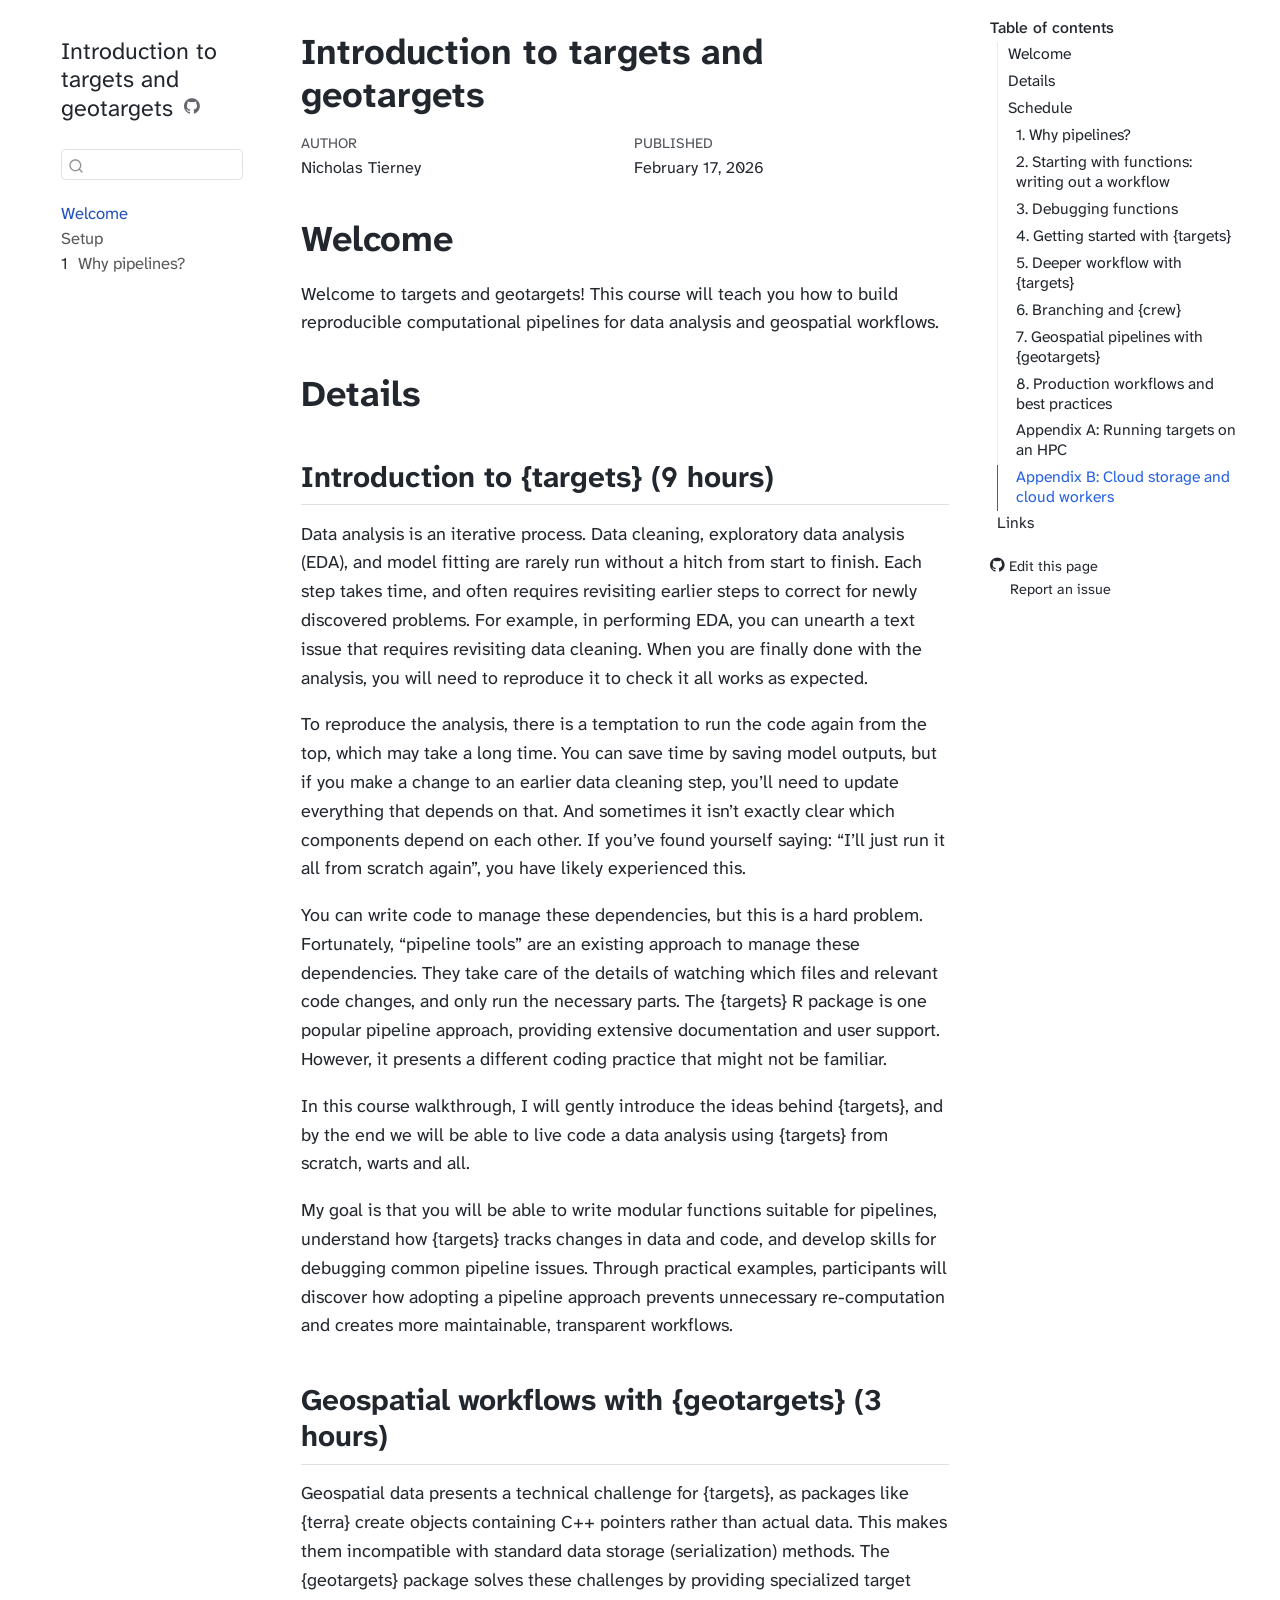
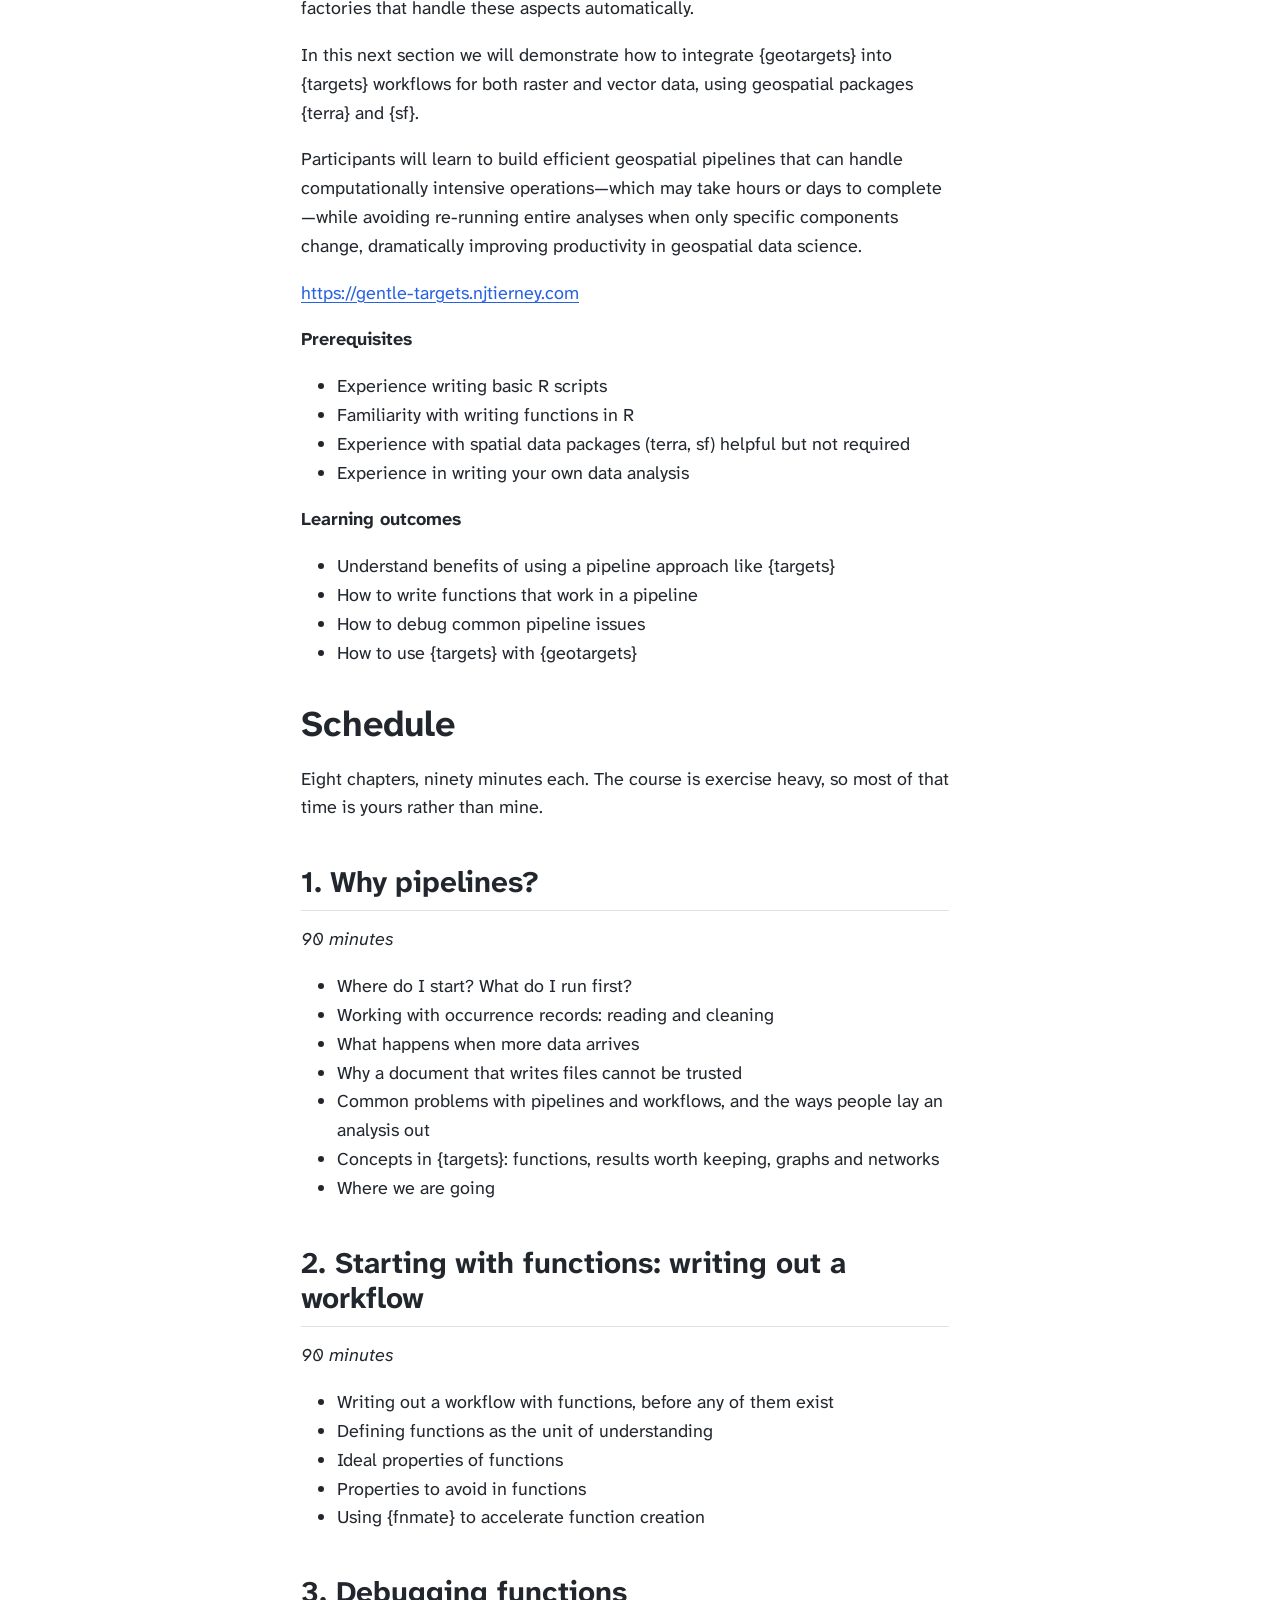
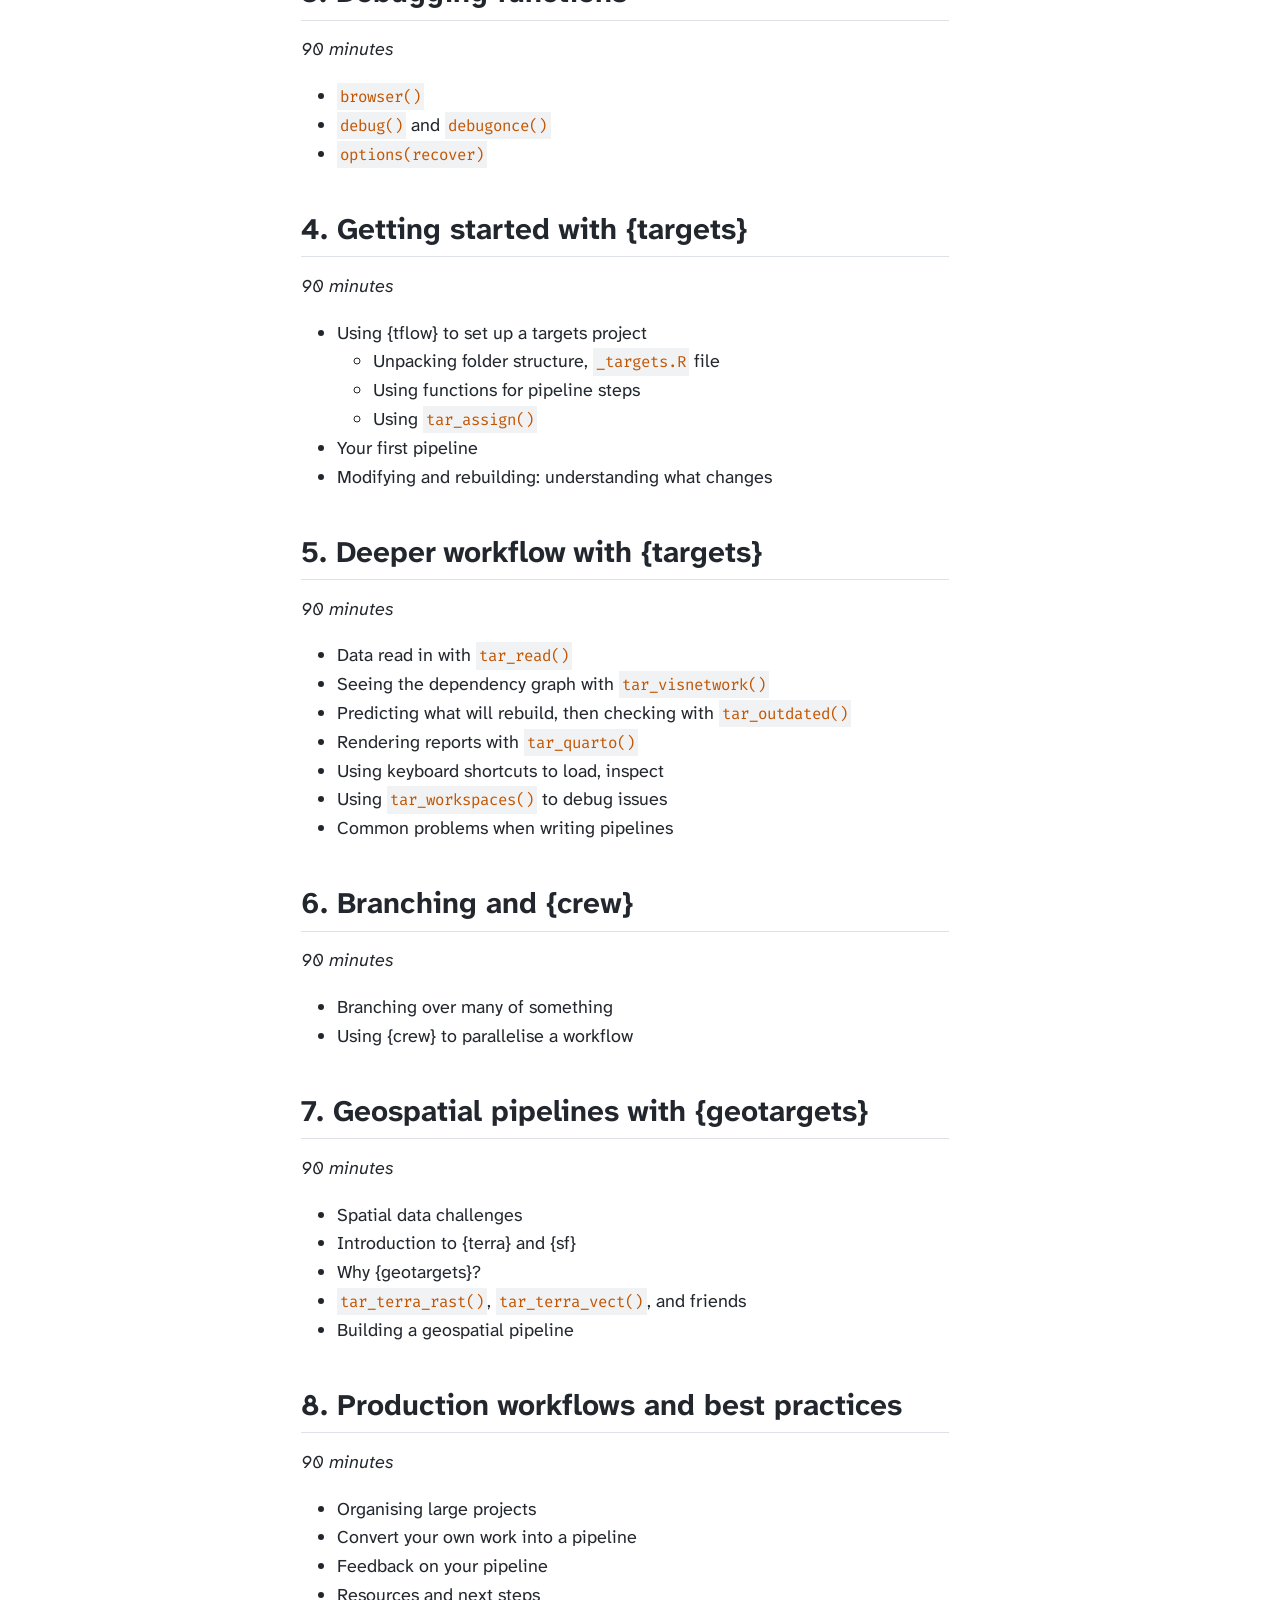
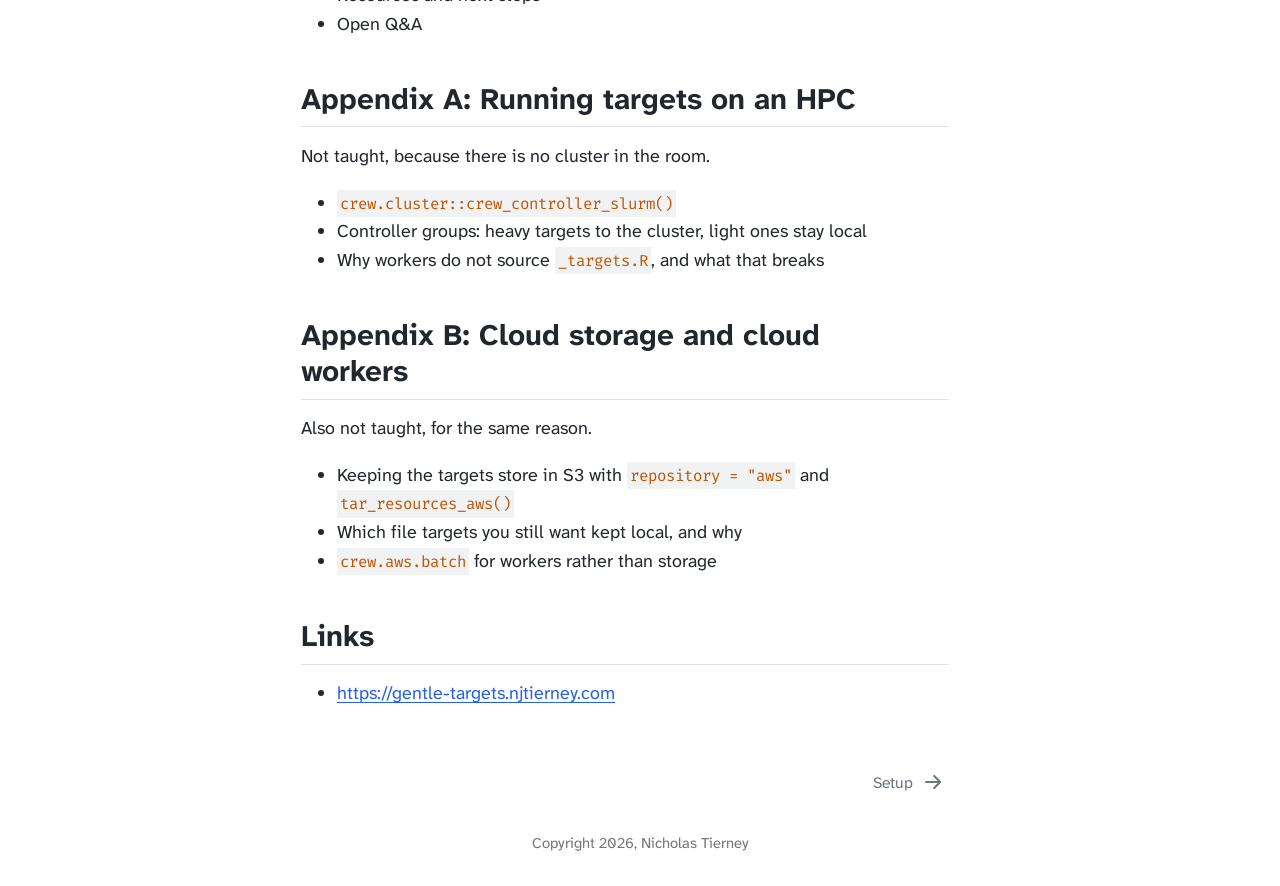
<file: index.html>
<!DOCTYPE html>
<html xmlns="http://www.w3.org/1999/xhtml" lang="en" xml:lang="en"><head>

<meta charset="utf-8">
<meta name="generator" content="quarto-1.10.18">

<meta name="viewport" content="width=device-width, initial-scale=1.0, user-scalable=yes">

<meta name="author" content="Nicholas Tierney">
<meta name="dcterms.date" content="2026-02-17">

<title>Introduction to targets and geotargets</title>
<style>
/* Default styles provided by pandoc.
** See https://pandoc.org/MANUAL.html#variables-for-html for config info.
*/
span.smallcaps{font-variant: small-caps;}
div.columns{display: flex; gap: 1.5em;}
div.column{flex: auto;}
@media screen {
div.columns{gap: min(4vw, 1.5em);}
div.column{overflow-x: auto;}
}
div.hanging-indent{margin-left: 1.5em; text-indent: -1.5em;}
ul.task-list{list-style: none;}
ul.task-list li input[type="checkbox"] {
  width: 0.8em;
  margin: 0 0.8em 0.2em -1em; /* quarto-specific, see https://github.com/quarto-dev/quarto-cli/issues/4556 */ 
  vertical-align: middle;
}
</style>


<script src="site_libs/quarto-nav/quarto-nav.js"></script>
<script src="site_libs/quarto-nav/headroom.min.js"></script>
<script src="site_libs/clipboard/clipboard.min.js"></script>
<script src="site_libs/quarto-search/autocomplete.umd.js"></script>
<script src="site_libs/quarto-search/fuse.min.js"></script>
<script src="site_libs/quarto-search/quarto-search.js"></script>
<meta name="quarto:offset" content="./">
<link href="./setup.html" rel="next">
<script src="site_libs/quarto-html/quarto.js" type="module"></script>
<script src="site_libs/quarto-html/tabsets/tabsets.js" type="module"></script>
<script src="site_libs/quarto-html/popper.min.js"></script>
<script src="site_libs/quarto-html/tippy.umd.min.js"></script>
<script src="site_libs/quarto-html/anchor.min.js"></script>
<link href="site_libs/quarto-html/tippy.css" rel="stylesheet">
<link href="site_libs/quarto-html/quarto-syntax-highlighting-b45b7b0fa9169e986df15f1ef60a279c.css" rel="stylesheet" id="quarto-text-highlighting-styles">
<script src="site_libs/bootstrap/bootstrap.min.js"></script>
<link href="site_libs/bootstrap/bootstrap-icons.css" rel="stylesheet">
<link href="site_libs/bootstrap/bootstrap-d8528540b0a15326d4cb04146e0d53d8.min.css" rel="stylesheet" append-hash="true" id="quarto-bootstrap" data-mode="light">
<script id="quarto-search-options" type="application/json">{
  "location": "sidebar",
  "copy-button": false,
  "collapse-after": 3,
  "panel-placement": "start",
  "type": "textbox",
  "limit": 50,
  "keyboard-shortcut": [
    "f",
    "/",
    "s"
  ],
  "show-item-context": false,
  "language": {
    "search-no-results-text": "No results",
    "search-matching-documents-text": "matching documents",
    "search-copy-link-title": "Copy link to search",
    "search-hide-matches-text": "Hide additional matches",
    "search-more-match-text": "more match in this document",
    "search-more-matches-text": "more matches in this document",
    "search-clear-button-title": "Clear",
    "search-text-placeholder": "",
    "search-detached-cancel-button-title": "Cancel",
    "search-submit-button-title": "Submit",
    "search-label": "Search"
  }
}</script>


</head>

<body class="nav-sidebar floating quarto-light">

<div id="quarto-search-results"></div>
  <header id="quarto-header" class="headroom fixed-top">
  <nav class="quarto-secondary-nav">
    <div class="container-fluid d-flex">
      <button type="button" class="quarto-btn-toggle btn" data-bs-toggle="collapse" role="button" data-bs-target=".quarto-sidebar-collapse-item" aria-controls="quarto-sidebar" aria-expanded="false" aria-label="Toggle sidebar navigation" onclick="if (window.quartoToggleHeadroom) { window.quartoToggleHeadroom(); }">
        <i class="bi bi-layout-text-sidebar-reverse"></i>
      </button>
        <nav class="quarto-page-breadcrumbs" aria-label="breadcrumb"><ol class="breadcrumb"><li class="breadcrumb-item"><a href="./index.html">Welcome</a></li></ol></nav>
        <a class="flex-grow-1" role="navigation" data-bs-toggle="collapse" data-bs-target=".quarto-sidebar-collapse-item" aria-controls="quarto-sidebar" aria-expanded="false" aria-label="Toggle sidebar navigation" onclick="if (window.quartoToggleHeadroom) { window.quartoToggleHeadroom(); }">      
        </a>
      <button type="button" class="btn quarto-search-button" aria-label="Search" onclick="window.quartoOpenSearch();">
        <i class="bi bi-search"></i>
      </button>
    </div>
  </nav>
</header>
<!-- content -->
<div id="quarto-content" class="quarto-container page-columns page-rows-contents page-layout-article">
<!-- sidebar -->
  <nav id="quarto-sidebar" class="sidebar collapse collapse-horizontal quarto-sidebar-collapse-item sidebar-navigation floating overflow-auto">
    <div class="pt-lg-2 mt-2 text-left sidebar-header">
    <div class="sidebar-title mb-0 py-0">
      <a href="./">Introduction to targets and geotargets</a> 
        <div class="sidebar-tools-main">
    <a href="https://https://github.com/njtierney/gentletargets" title="Source Code" class="quarto-navigation-tool px-1" aria-label="Source Code"><i class="bi bi-github"></i></a>
</div>
    </div>
      </div>
        <div class="mt-2 flex-shrink-0 align-items-center">
        <div class="sidebar-search">
        <div id="quarto-search" class="" title="Search"></div>
        </div>
        </div>
    <div class="sidebar-menu-container"> 
    <ul class="list-unstyled mt-1">
        <li class="sidebar-item">
  <div class="sidebar-item-container"> 
  <a href="./index.html" class="sidebar-item-text sidebar-link active">
 <span class="menu-text">Welcome</span></a>
  </div>
</li>
        <li class="sidebar-item">
  <div class="sidebar-item-container"> 
  <a href="./setup.html" class="sidebar-item-text sidebar-link">
 <span class="menu-text">Setup</span></a>
  </div>
</li>
        <li class="sidebar-item">
  <div class="sidebar-item-container"> 
  <a href="./why-pipelines.html" class="sidebar-item-text sidebar-link">
 <span class="menu-text"><span class="chapter-number">1</span>&nbsp; <span class="chapter-title">Why pipelines?</span></span></a>
  </div>
</li>
    </ul>
    </div>
</nav>
<div id="quarto-sidebar-glass" class="quarto-sidebar-collapse-item" data-bs-toggle="collapse" data-bs-target=".quarto-sidebar-collapse-item"></div>
<!-- margin-sidebar -->
    <div id="quarto-margin-sidebar" class="sidebar margin-sidebar">
        <nav id="TOC" role="doc-toc" class="toc-active">
    <h2 id="toc-title">Table of contents</h2>
   
  <ul>
  <li><a href="#welcome" id="toc-welcome" class="nav-link active" data-scroll-target="#welcome">Welcome</a></li>
  <li><a href="#details" id="toc-details" class="nav-link" data-scroll-target="#details">Details</a>
  <ul class="collapse">
  <li><a href="#introduction-to-targets-9-hours" id="toc-introduction-to-targets-9-hours" class="nav-link" data-scroll-target="#introduction-to-targets-9-hours">Introduction to {targets} (9 hours)</a></li>
  <li><a href="#geospatial-workflows-with-geotargets-3-hours" id="toc-geospatial-workflows-with-geotargets-3-hours" class="nav-link" data-scroll-target="#geospatial-workflows-with-geotargets-3-hours">Geospatial workflows with {geotargets} (3 hours)</a></li>
  </ul></li>
  <li><a href="#schedule" id="toc-schedule" class="nav-link" data-scroll-target="#schedule">Schedule</a>
  <ul class="collapse">
  <li><a href="#why-pipelines" id="toc-why-pipelines" class="nav-link" data-scroll-target="#why-pipelines">1. Why pipelines?</a></li>
  <li><a href="#starting-with-functions-writing-out-a-workflow" id="toc-starting-with-functions-writing-out-a-workflow" class="nav-link" data-scroll-target="#starting-with-functions-writing-out-a-workflow">2. Starting with functions: writing out a workflow</a></li>
  <li><a href="#debugging-functions" id="toc-debugging-functions" class="nav-link" data-scroll-target="#debugging-functions">3. Debugging functions</a></li>
  <li><a href="#getting-started-with-targets" id="toc-getting-started-with-targets" class="nav-link" data-scroll-target="#getting-started-with-targets">4. Getting started with {targets}</a></li>
  <li><a href="#deeper-workflow-with-targets" id="toc-deeper-workflow-with-targets" class="nav-link" data-scroll-target="#deeper-workflow-with-targets">5. Deeper workflow with {targets}</a></li>
  <li><a href="#branching-and-crew" id="toc-branching-and-crew" class="nav-link" data-scroll-target="#branching-and-crew">6. Branching and {crew}</a></li>
  <li><a href="#geospatial-pipelines-with-geotargets" id="toc-geospatial-pipelines-with-geotargets" class="nav-link" data-scroll-target="#geospatial-pipelines-with-geotargets">7. Geospatial pipelines with {geotargets}</a></li>
  <li><a href="#production-workflows-and-best-practices" id="toc-production-workflows-and-best-practices" class="nav-link" data-scroll-target="#production-workflows-and-best-practices">8. Production workflows and best practices</a></li>
  <li><a href="#appendix-a-running-targets-on-an-hpc" id="toc-appendix-a-running-targets-on-an-hpc" class="nav-link" data-scroll-target="#appendix-a-running-targets-on-an-hpc">Appendix A: Running targets on an HPC</a></li>
  <li><a href="#appendix-b-cloud-storage-and-cloud-workers" id="toc-appendix-b-cloud-storage-and-cloud-workers" class="nav-link" data-scroll-target="#appendix-b-cloud-storage-and-cloud-workers">Appendix B: Cloud storage and cloud workers</a></li>
  <li>Links</li>
  </ul></li>
  </ul>
<div class="toc-actions"><ul><li><a href="https://https://github.com/njtierney/gentletargets/edit/main/index.qmd" class="toc-action"><i class="bi bi-github"></i>Edit this page</a></li><li><a href="https://https://github.com/njtierney/gentletargets/issues/new" class="toc-action"><i class="bi empty"></i>Report an issue</a></li></ul></div></nav>
    </div>
<!-- main -->
<main class="content" id="quarto-document-content">

<header id="title-block-header" class="quarto-title-block default">
<div class="quarto-title">
<h1 class="title">Introduction to targets and geotargets</h1>
</div>



<div class="quarto-title-meta">

    <div>
    <div class="quarto-title-meta-heading">Author</div>
    <div class="quarto-title-meta-contents">
             <p>Nicholas Tierney </p>
          </div>
  </div>
    
    <div>
    <div class="quarto-title-meta-heading">Published</div>
    <div class="quarto-title-meta-contents">
      <p class="date">February 17, 2026</p>
    </div>
  </div>
  
    
  </div>
  


</header>


<section id="welcome" class="level1 unnumbered">
<h1 class="unnumbered">Welcome</h1>
<p>Welcome to targets and geotargets! This course will teach you how to build reproducible computational pipelines for data analysis and geospatial workflows.</p>
</section>
<section id="details" class="level1">
<h1>Details</h1>
<section id="introduction-to-targets-9-hours" class="level2">
<h2 class="anchored" data-anchor-id="introduction-to-targets-9-hours">Introduction to {targets} (9 hours)</h2>
<p>Data analysis is an iterative process. Data cleaning, exploratory data analysis (EDA), and model fitting are rarely run without a hitch from start to finish. Each step takes time, and often requires revisiting earlier steps to correct for newly discovered problems. For example, in performing EDA, you can unearth a text issue that requires revisiting data cleaning. When you are finally done with the analysis, you will need to reproduce it to check it all works as expected.</p>
<p>To reproduce the analysis, there is a temptation to run the code again from the top, which may take a long time. You can save time by saving model outputs, but if you make a change to an earlier data cleaning step, you’ll need to update everything that depends on that. And sometimes it isn’t exactly clear which components depend on each other. If you’ve found yourself saying: “I’ll just run it all from scratch again”, you have likely experienced this.</p>
<p>You can write code to manage these dependencies, but this is a hard problem. Fortunately, “pipeline tools” are an existing approach to manage these dependencies. They take care of the details of watching which files and relevant code changes, and only run the necessary parts. The {targets} R package is one popular pipeline approach, providing extensive documentation and user support. However, it presents a different coding practice that might not be familiar.</p>
<p>In this course walkthrough, I will gently introduce the ideas behind {targets}, and by the end we will be able to live code a data analysis using {targets} from scratch, warts and all.</p>
<p>My goal is that you will be able to write modular functions suitable for pipelines, understand how {targets} tracks changes in data and code, and develop skills for debugging common pipeline issues. Through practical examples, participants will discover how adopting a pipeline approach prevents unnecessary re-computation and creates more maintainable, transparent workflows.</p>
</section>
<section id="geospatial-workflows-with-geotargets-3-hours" class="level2">
<h2 class="anchored" data-anchor-id="geospatial-workflows-with-geotargets-3-hours">Geospatial workflows with {geotargets} (3 hours)</h2>
<p>Geospatial data presents a technical challenge for {targets}, as packages like {terra} create objects containing C++ pointers rather than actual data. This makes them incompatible with standard data storage (serialization) methods. The {geotargets} package solves these challenges by providing specialized target factories that handle these aspects automatically.</p>
<p>In this next section we will demonstrate how to integrate {geotargets} into {targets} workflows for both raster and vector data, using geospatial packages {terra} and {sf}.</p>
<p>Participants will learn to build efficient geospatial pipelines that can handle computationally intensive operations—which may take hours or days to complete—while avoiding re-running entire analyses when only specific components change, dramatically improving productivity in geospatial data science.</p>
<p><a href="https://gentle-targets.njtierney.com" class="uri">https://gentle-targets.njtierney.com</a></p>
<p><strong>Prerequisites</strong></p>
<ul>
<li>Experience writing basic R scripts</li>
<li>Familiarity with writing functions in R</li>
<li>Experience with spatial data packages (terra, sf) helpful but not required</li>
<li>Experience in writing your own data analysis</li>
</ul>
<p><strong>Learning outcomes</strong></p>
<ul>
<li>Understand benefits of using a pipeline approach like {targets}</li>
<li>How to write functions that work in a pipeline</li>
<li>How to debug common pipeline issues</li>
<li>How to use {targets} with {geotargets}</li>
</ul>
</section>
</section>
<section id="schedule" class="level1">
<h1>Schedule</h1>
<p>Eight chapters, ninety minutes each. The course is exercise heavy, so most of that time is yours rather than mine.</p>
<section id="why-pipelines" class="level2">
<h2 class="anchored" data-anchor-id="why-pipelines">1. Why pipelines?</h2>
<p><em>90 minutes</em></p>
<ul>
<li>Where do I start? What do I run first?</li>
<li>Working with occurrence records: reading and cleaning</li>
<li>What happens when more data arrives</li>
<li>Why a document that writes files cannot be trusted</li>
<li>Common problems with pipelines and workflows, and the ways people lay an analysis out</li>
<li>Concepts in {targets}: functions, results worth keeping, graphs and networks</li>
<li>Where we are going</li>
</ul>
</section>
<section id="starting-with-functions-writing-out-a-workflow" class="level2">
<h2 class="anchored" data-anchor-id="starting-with-functions-writing-out-a-workflow">2. Starting with functions: writing out a workflow</h2>
<p><em>90 minutes</em></p>
<ul>
<li>Writing out a workflow with functions, before any of them exist</li>
<li>Defining functions as the unit of understanding</li>
<li>Ideal properties of functions</li>
<li>Properties to avoid in functions</li>
<li>Using {fnmate} to accelerate function creation</li>
</ul>
</section>
<section id="debugging-functions" class="level2">
<h2 class="anchored" data-anchor-id="debugging-functions">3. Debugging functions</h2>
<p><em>90 minutes</em></p>
<ul>
<li><code>browser()</code></li>
<li><code>debug()</code> and <code>debugonce()</code></li>
<li><code>options(recover)</code></li>
</ul>
</section>
<section id="getting-started-with-targets" class="level2">
<h2 class="anchored" data-anchor-id="getting-started-with-targets">4. Getting started with {targets}</h2>
<p><em>90 minutes</em></p>
<ul>
<li>Using {tflow} to set up a targets project
<ul>
<li>Unpacking folder structure, <code>_targets.R</code> file</li>
<li>Using functions for pipeline steps</li>
<li>Using <code>tar_assign()</code></li>
</ul></li>
<li>Your first pipeline</li>
<li>Modifying and rebuilding: understanding what changes</li>
</ul>
</section>
<section id="deeper-workflow-with-targets" class="level2">
<h2 class="anchored" data-anchor-id="deeper-workflow-with-targets">5. Deeper workflow with {targets}</h2>
<p><em>90 minutes</em></p>
<ul>
<li>Data read in with <code>tar_read()</code></li>
<li>Seeing the dependency graph with <code>tar_visnetwork()</code></li>
<li>Predicting what will rebuild, then checking with <code>tar_outdated()</code></li>
<li>Rendering reports with <code>tar_quarto()</code></li>
<li>Using keyboard shortcuts to load, inspect</li>
<li>Using <code>tar_workspaces()</code> to debug issues</li>
<li>Common problems when writing pipelines</li>
</ul>
</section>
<section id="branching-and-crew" class="level2">
<h2 class="anchored" data-anchor-id="branching-and-crew">6. Branching and {crew}</h2>
<p><em>90 minutes</em></p>
<ul>
<li>Branching over many of something</li>
<li>Using {crew} to parallelise a workflow</li>
</ul>
</section>
<section id="geospatial-pipelines-with-geotargets" class="level2">
<h2 class="anchored" data-anchor-id="geospatial-pipelines-with-geotargets">7. Geospatial pipelines with {geotargets}</h2>
<p><em>90 minutes</em></p>
<ul>
<li>Spatial data challenges</li>
<li>Introduction to {terra} and {sf}</li>
<li>Why {geotargets}?</li>
<li><code>tar_terra_rast()</code>, <code>tar_terra_vect()</code>, and friends</li>
<li>Building a geospatial pipeline</li>
</ul>
</section>
<section id="production-workflows-and-best-practices" class="level2">
<h2 class="anchored" data-anchor-id="production-workflows-and-best-practices">8. Production workflows and best practices</h2>
<p><em>90 minutes</em></p>
<ul>
<li>Organising large projects</li>
<li>Convert your own work into a pipeline</li>
<li>Feedback on your pipeline</li>
<li>Resources and next steps</li>
<li>Open Q&amp;A</li>
</ul>
</section>
<section id="appendix-a-running-targets-on-an-hpc" class="level2">
<h2 class="anchored" data-anchor-id="appendix-a-running-targets-on-an-hpc">Appendix A: Running targets on an HPC</h2>
<p>Not taught, because there is no cluster in the room.</p>
<ul>
<li><code>crew.cluster::crew_controller_slurm()</code></li>
<li>Controller groups: heavy targets to the cluster, light ones stay local</li>
<li>Why workers do not source <code>_targets.R</code>, and what that breaks</li>
</ul>
</section>
<section id="appendix-b-cloud-storage-and-cloud-workers" class="level2">
<h2 class="anchored" data-anchor-id="appendix-b-cloud-storage-and-cloud-workers">Appendix B: Cloud storage and cloud workers</h2>
<p>Also not taught, for the same reason.</p>
<ul>
<li>Keeping the targets store in S3 with <code>repository = "aws"</code> and <code>tar_resources_aws()</code></li>
<li>Which file targets you still want kept local, and why</li>
<li><code>crew.aws.batch</code> for workers rather than storage</li>
</ul>


</section>
<section class="level2 unnumbered">
<h2 class="unnumbered anchored" data-anchor-id="">Links</h2>
<ul>
<li><a href="https://gentle-targets.njtierney.com" class="uri">https://gentle-targets.njtierney.com</a></li>
</ul>
</section>
</section>

</main> <!-- /main -->
<script id="quarto-html-after-body" type="application/javascript">
  window.document.addEventListener("DOMContentLoaded", function (event) {
    const icon = "";
    const anchorJS = new window.AnchorJS();
    anchorJS.options = {
      placement: 'right',
      icon: icon
    };
    anchorJS.add('.anchored');
    const isCodeAnnotation = (el) => {
      for (const clz of el.classList) {
        if (clz.startsWith('code-annotation-')) {                     
          return true;
        }
      }
      return false;
    }
    const onCopySuccess = function(e) {
      // button target
      const button = e.trigger;
      // don't keep focus
      button.blur();
      // flash "checked"
      button.classList.add('code-copy-button-checked');
      var currentTitle = button.getAttribute("title");
      button.setAttribute("title", "Copied!");
      let tooltip;
      if (window.bootstrap) {
        button.setAttribute("data-bs-toggle", "tooltip");
        button.setAttribute("data-bs-placement", "left");
        button.setAttribute("data-bs-title", "Copied!");
        tooltip = new bootstrap.Tooltip(button, 
          { trigger: "manual", 
            customClass: "code-copy-button-tooltip",
            offset: [0, -8]});
        tooltip.show();    
      }
      setTimeout(function() {
        if (tooltip) {
          tooltip.hide();
          button.removeAttribute("data-bs-title");
          button.removeAttribute("data-bs-toggle");
          button.removeAttribute("data-bs-placement");
        }
        button.setAttribute("title", currentTitle);
        button.classList.remove('code-copy-button-checked');
      }, 1000);
      // clear code selection
      e.clearSelection();
    }
    const getTextToCopy = function(trigger) {
      const outerScaffold = trigger.parentElement.cloneNode(true);
      const codeEl = outerScaffold.querySelector('code');
      for (const childEl of codeEl.children) {
        if (isCodeAnnotation(childEl)) {
          childEl.remove();
        }
      }
      return codeEl.innerText;
    }
    const clipboard = new window.ClipboardJS('.code-copy-button:not([data-in-quarto-modal])', {
      text: getTextToCopy
    });
    clipboard.on('success', onCopySuccess);
    if (window.document.getElementById('quarto-embedded-source-code-modal')) {
      const clipboardModal = new window.ClipboardJS('.code-copy-button[data-in-quarto-modal]', {
        text: getTextToCopy,
        container: window.document.getElementById('quarto-embedded-source-code-modal')
      });
      clipboardModal.on('success', onCopySuccess);
    }
      var localhostRegex = new RegExp(/^(?:http|https):\/\/localhost\:?[0-9]*\//);
      var mailtoRegex = new RegExp(/^mailto:/);
        var filterRegex = new RegExp("https:\/\/gentle-targets\.njtierney\.com");
      var isInternal = (href) => {
          return filterRegex.test(href) || localhostRegex.test(href) || mailtoRegex.test(href);
      }
      // Inspect non-navigation links and adorn them if external
     var links = window.document.querySelectorAll('a[href]:not(.nav-link):not(.navbar-brand):not(.toc-action):not(.sidebar-link):not(.sidebar-item-toggle):not(.pagination-link):not(.no-external):not([aria-hidden]):not(.dropdown-item):not(.quarto-navigation-tool):not(.about-link)');
      for (var i=0; i<links.length; i++) {
        const link = links[i];
        if (!isInternal(link.href)) {
          // undo the damage that might have been done by quarto-nav.js in the case of
          // links that we want to consider external
          if (link.dataset.originalHref !== undefined) {
            link.href = link.dataset.originalHref;
          }
        }
      }
    function tippyHover(el, contentFn, onTriggerFn, onUntriggerFn) {
      const config = {
        allowHTML: true,
        maxWidth: 500,
        delay: 100,
        arrow: false,
        appendTo: function(el) {
            return el.parentElement;
        },
        interactive: true,
        interactiveBorder: 10,
        theme: 'quarto',
        placement: 'bottom-start',
      };
      if (contentFn) {
        config.content = contentFn;
      }
      if (onTriggerFn) {
        config.onTrigger = onTriggerFn;
      }
      if (onUntriggerFn) {
        config.onUntrigger = onUntriggerFn;
      }
      window.tippy(el, config); 
    }
    const noterefs = window.document.querySelectorAll('a[role="doc-noteref"]');
    for (var i=0; i<noterefs.length; i++) {
      const ref = noterefs[i];
      tippyHover(ref, function() {
        // use id or data attribute instead here
        let href = ref.getAttribute('data-footnote-href') || ref.getAttribute('href');
        try { href = new URL(href).hash; } catch {}
        const id = href.replace(/^#\/?/, "");
        const note = window.document.getElementById(id);
        if (note) {
          return note.innerHTML;
        } else {
          return "";
        }
      });
    }
    const xrefs = window.document.querySelectorAll('a.quarto-xref');
    const processXRef = (id, note) => {
      // Strip column container classes
      const stripColumnClz = (el) => {
        el.classList.remove("page-full", "page-columns");
        if (el.children) {
          for (const child of el.children) {
            stripColumnClz(child);
          }
        }
      }
      stripColumnClz(note)
      if (id === null || id.startsWith('sec-')) {
        // Special case sections, only their first couple elements
        const container = document.createElement("div");
        if (note.children && note.children.length > 2) {
          container.appendChild(note.children[0].cloneNode(true));
          for (let i = 1; i < note.children.length; i++) {
            const child = note.children[i];
            if (child.tagName === "P" && child.innerText === "") {
              continue;
            } else {
              container.appendChild(child.cloneNode(true));
              break;
            }
          }
          if (window.Quarto?.typesetMath) {
            window.Quarto.typesetMath(container);
          }
          return container.innerHTML
        } else {
          if (window.Quarto?.typesetMath) {
            window.Quarto.typesetMath(note);
          }
          return note.innerHTML;
        }
      } else {
        // Remove any anchor links if they are present
        const anchorLink = note.querySelector('a.anchorjs-link');
        if (anchorLink) {
          anchorLink.remove();
        }
        if (window.Quarto?.typesetMath) {
          window.Quarto.typesetMath(note);
        }
        if (note.classList.contains("callout")) {
          return note.outerHTML;
        } else {
          return note.innerHTML;
        }
      }
    }
    for (var i=0; i<xrefs.length; i++) {
      const xref = xrefs[i];
      tippyHover(xref, undefined, function(instance) {
        instance.disable();
        let url = xref.getAttribute('href');
        let hash = undefined; 
        if (url.startsWith('#')) {
          hash = url;
        } else {
          try { hash = new URL(url).hash; } catch {}
        }
        if (hash) {
          const id = hash.replace(/^#\/?/, "");
          const note = window.document.getElementById(id);
          if (note !== null) {
            try {
              const html = processXRef(id, note.cloneNode(true));
              instance.setContent(html);
            } finally {
              instance.enable();
              instance.show();
            }
          } else {
            // See if we can fetch this
            fetch(url.split('#')[0])
            .then(res => res.text())
            .then(html => {
              const parser = new DOMParser();
              const htmlDoc = parser.parseFromString(html, "text/html");
              const note = htmlDoc.getElementById(id);
              if (note !== null) {
                const html = processXRef(id, note);
                instance.setContent(html);
              } 
            }).finally(() => {
              instance.enable();
              instance.show();
            });
          }
        } else {
          // See if we can fetch a full url (with no hash to target)
          // This is a special case and we should probably do some content thinning / targeting
          fetch(url)
          .then(res => res.text())
          .then(html => {
            const parser = new DOMParser();
            const htmlDoc = parser.parseFromString(html, "text/html");
            const note = htmlDoc.querySelector('main.content');
            if (note !== null) {
              // This should only happen for chapter cross references
              // (since there is no id in the URL)
              // remove the first header
              if (note.children.length > 0 && note.children[0].tagName === "HEADER") {
                note.children[0].remove();
              }
              const html = processXRef(null, note);
              instance.setContent(html);
            } 
          }).finally(() => {
            instance.enable();
            instance.show();
          });
        }
      }, function(instance) {
      });
    }
        let selectedAnnoteEl;
        const selectorForAnnotation = ( cell, annotation) => {
          let cellAttr = 'data-code-cell="' + cell + '"';
          let lineAttr = 'data-code-annotation="' +  annotation + '"';
          const selector = 'span[' + cellAttr + '][' + lineAttr + ']';
          return selector;
        }
        const selectCodeLines = (annoteEl) => {
          const doc = window.document;
          const targetCell = annoteEl.getAttribute("data-target-cell");
          const targetAnnotation = annoteEl.getAttribute("data-target-annotation");
          const annoteSpan = window.document.querySelector(selectorForAnnotation(targetCell, targetAnnotation));
          const lines = annoteSpan.getAttribute("data-code-lines").split(",");
          const lineIds = lines.map((line) => {
            return targetCell + "-" + line;
          })
          let top = null;
          let height = null;
          let parent = null;
          if (lineIds.length > 0) {
              //compute the position of the single el (top and bottom and make a div)
              const el = window.document.getElementById(lineIds[0]);
              top = el.offsetTop;
              height = el.offsetHeight;
              parent = el.parentElement.parentElement;
            if (lineIds.length > 1) {
              const lastEl = window.document.getElementById(lineIds[lineIds.length - 1]);
              const bottom = lastEl.offsetTop + lastEl.offsetHeight;
              height = bottom - top;
            }
            if (top !== null && height !== null && parent !== null) {
              // cook up a div (if necessary) and position it 
              let div = window.document.getElementById("code-annotation-line-highlight");
              if (div === null) {
                div = window.document.createElement("div");
                div.setAttribute("id", "code-annotation-line-highlight");
                div.style.position = 'absolute';
                parent.appendChild(div);
              }
              div.style.top = top - 2 + "px";
              div.style.height = height + 4 + "px";
              div.style.left = 0;
              let gutterDiv = window.document.getElementById("code-annotation-line-highlight-gutter");
              if (gutterDiv === null) {
                gutterDiv = window.document.createElement("div");
                gutterDiv.setAttribute("id", "code-annotation-line-highlight-gutter");
                gutterDiv.style.position = 'absolute';
                const codeCell = window.document.getElementById(targetCell);
                const gutter = codeCell.querySelector('.code-annotation-gutter');
                gutter.appendChild(gutterDiv);
              }
              gutterDiv.style.top = top - 2 + "px";
              gutterDiv.style.height = height + 4 + "px";
            }
            selectedAnnoteEl = annoteEl;
          }
        };
        const unselectCodeLines = () => {
          const elementsIds = ["code-annotation-line-highlight", "code-annotation-line-highlight-gutter"];
          elementsIds.forEach((elId) => {
            const div = window.document.getElementById(elId);
            if (div) {
              div.remove();
            }
          });
          selectedAnnoteEl = undefined;
        };
          // Handle positioning of the toggle
      window.addEventListener(
        "resize",
        throttle(() => {
          elRect = undefined;
          if (selectedAnnoteEl) {
            selectCodeLines(selectedAnnoteEl);
          }
        }, 10)
      );
      function throttle(fn, ms) {
      let throttle = false;
      let timer;
        return (...args) => {
          if(!throttle) { // first call gets through
              fn.apply(this, args);
              throttle = true;
          } else { // all the others get throttled
              if(timer) clearTimeout(timer); // cancel #2
              timer = setTimeout(() => {
                fn.apply(this, args);
                timer = throttle = false;
              }, ms);
          }
        };
      }
        // Attach click handler to the DT
        const annoteDls = window.document.querySelectorAll('dt[data-target-cell]');
        for (const annoteDlNode of annoteDls) {
          annoteDlNode.addEventListener('click', (event) => {
            const clickedEl = event.target;
            if (clickedEl !== selectedAnnoteEl) {
              unselectCodeLines();
              const activeEl = window.document.querySelector('dt[data-target-cell].code-annotation-active');
              if (activeEl) {
                activeEl.classList.remove('code-annotation-active');
              }
              selectCodeLines(clickedEl);
              clickedEl.classList.add('code-annotation-active');
            } else {
              // Unselect the line
              unselectCodeLines();
              clickedEl.classList.remove('code-annotation-active');
            }
          });
        }
    const findCites = (el) => {
      const parentEl = el.parentElement;
      if (parentEl) {
        const cites = parentEl.dataset.cites;
        if (cites) {
          return {
            el,
            cites: cites.split(' ')
          };
        } else {
          return findCites(el.parentElement)
        }
      } else {
        return undefined;
      }
    };
    var bibliorefs = window.document.querySelectorAll('a[role="doc-biblioref"]');
    for (var i=0; i<bibliorefs.length; i++) {
      const ref = bibliorefs[i];
      const citeInfo = findCites(ref);
      if (citeInfo) {
        tippyHover(citeInfo.el, function() {
          var popup = window.document.createElement('div');
          citeInfo.cites.forEach(function(cite) {
            var citeDiv = window.document.createElement('div');
            citeDiv.classList.add('hanging-indent');
            citeDiv.classList.add('csl-entry');
            var biblioDiv = window.document.getElementById('ref-' + cite);
            if (biblioDiv) {
              citeDiv.innerHTML = biblioDiv.innerHTML;
            }
            popup.appendChild(citeDiv);
          });
          return popup.innerHTML;
        });
      }
    }
  });
  </script>
<nav class="page-navigation">
  <div class="nav-page nav-page-previous">
  </div>
  <div class="nav-page nav-page-next">
      <a href="./setup.html" class="pagination-link" aria-label="Setup">
        <span class="nav-page-text">Setup</span> <i class="bi bi-arrow-right-short"></i>
      </a>
  </div>
</nav>
</div> <!-- /content -->
<footer class="footer">
  <div class="nav-footer">
    <div class="nav-footer-left">
      &nbsp;
    </div>   
    <div class="nav-footer-center">
<p>Copyright 2026, Nicholas Tierney</p>
<div class="toc-actions d-sm-block d-md-none"><ul><li><a href="https://https://github.com/njtierney/gentletargets/edit/main/index.qmd" class="toc-action"><i class="bi bi-github"></i>Edit this page</a></li><li><a href="https://https://github.com/njtierney/gentletargets/issues/new" class="toc-action"><i class="bi empty"></i>Report an issue</a></li></ul></div></div>
    <div class="nav-footer-right">
      &nbsp;
    </div>
  </div>
</footer>




</body></html>
</file>
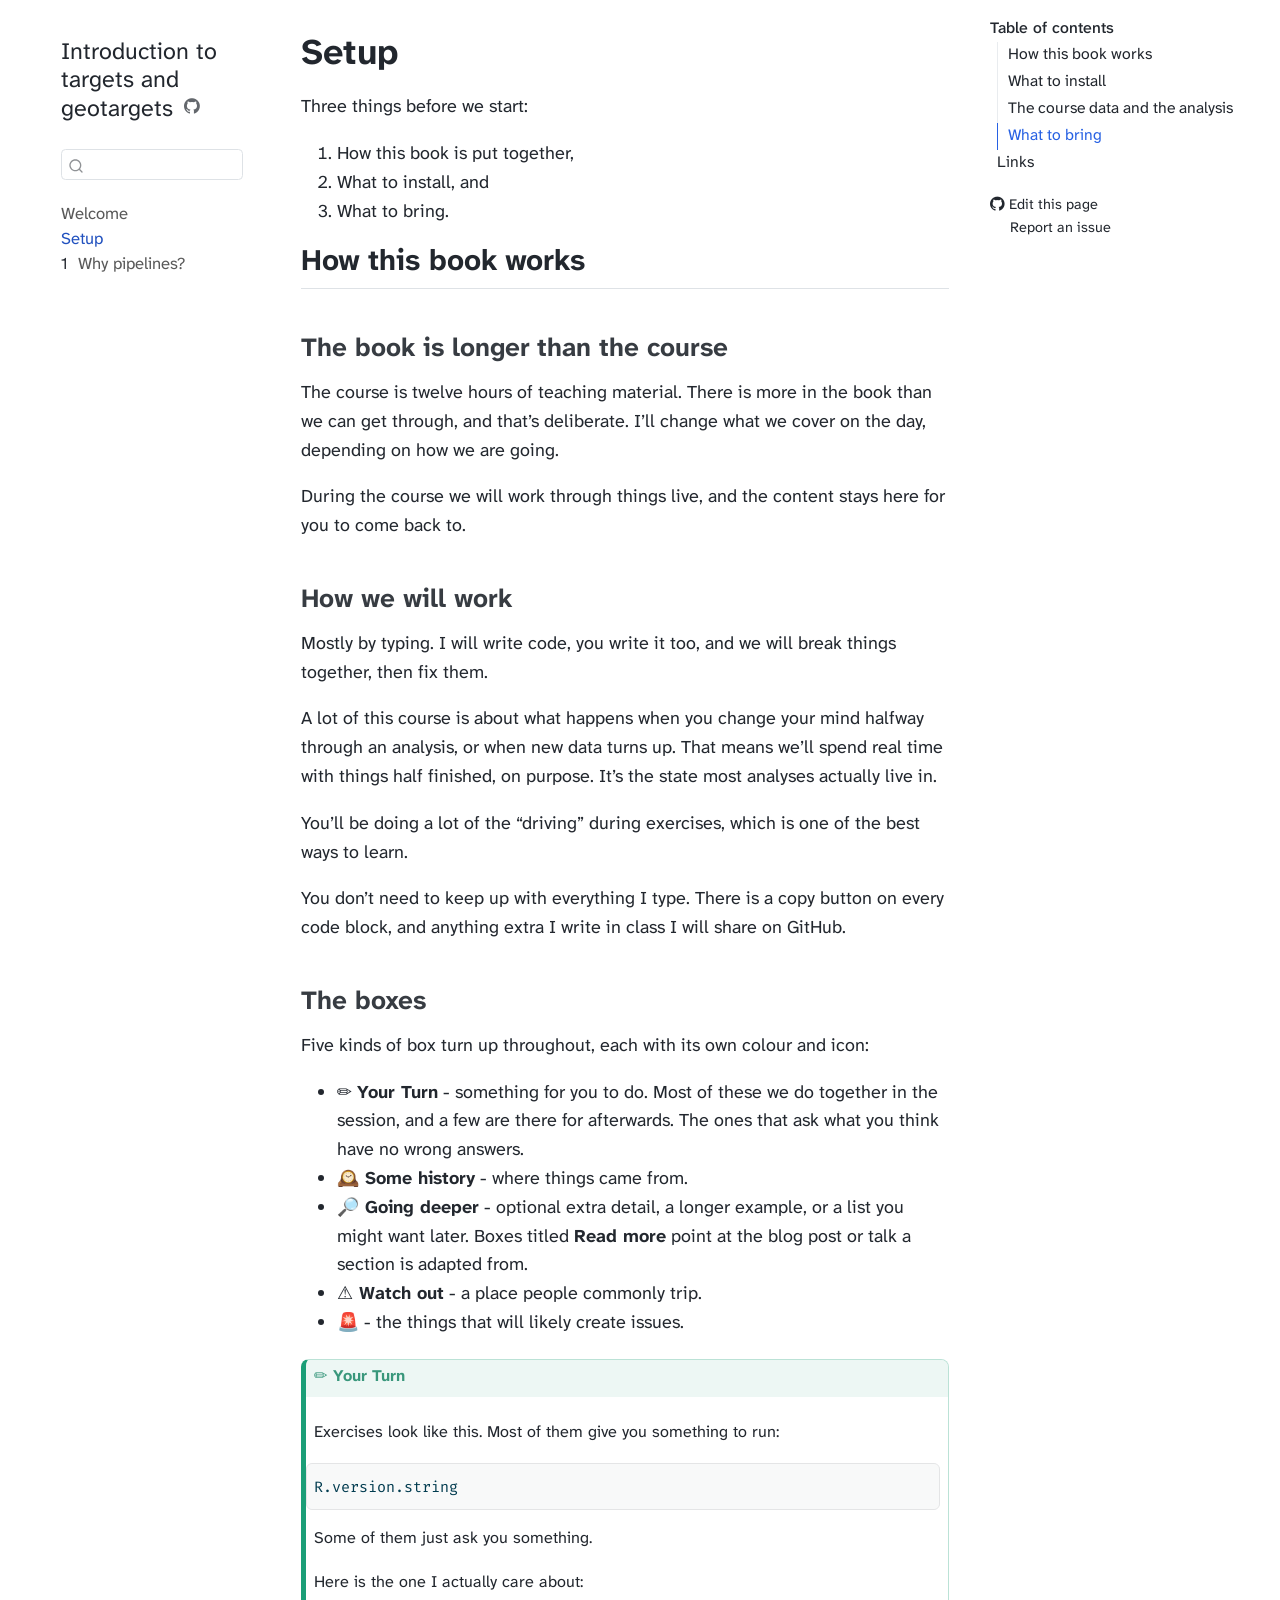
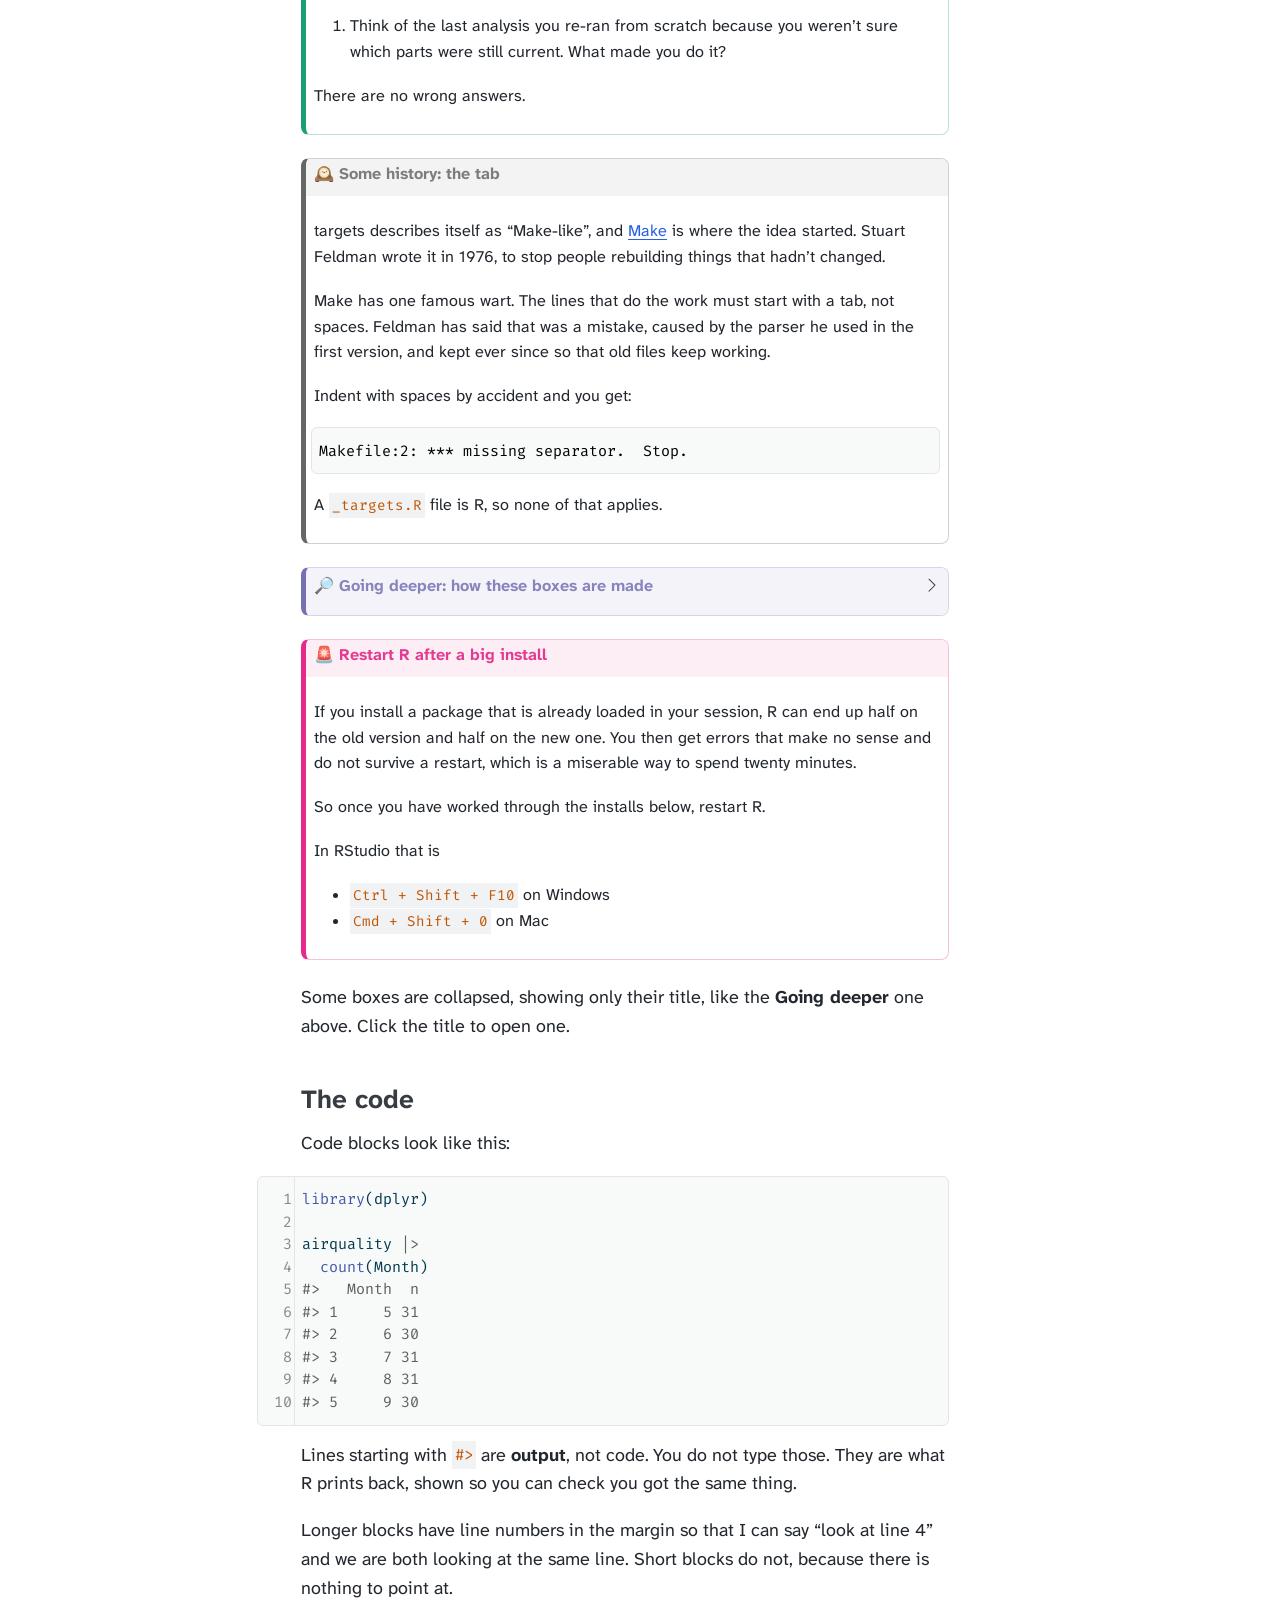
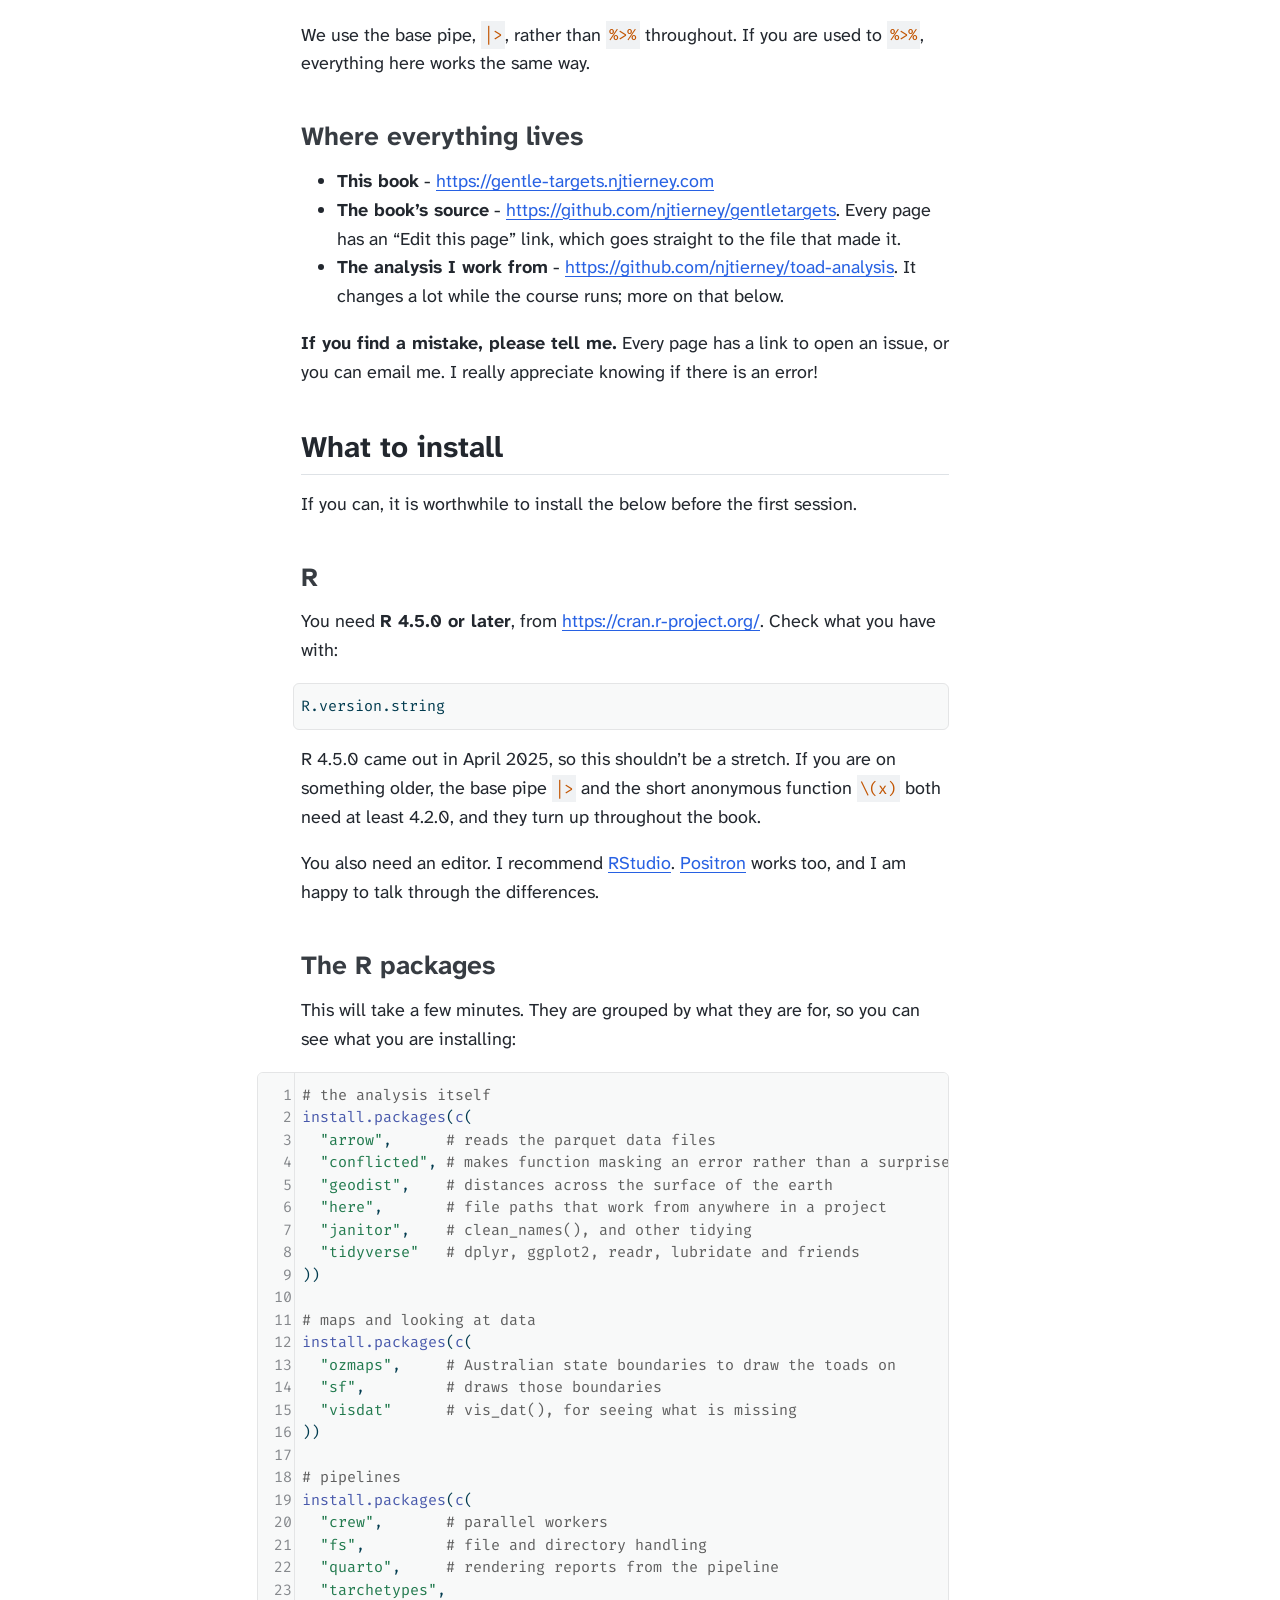
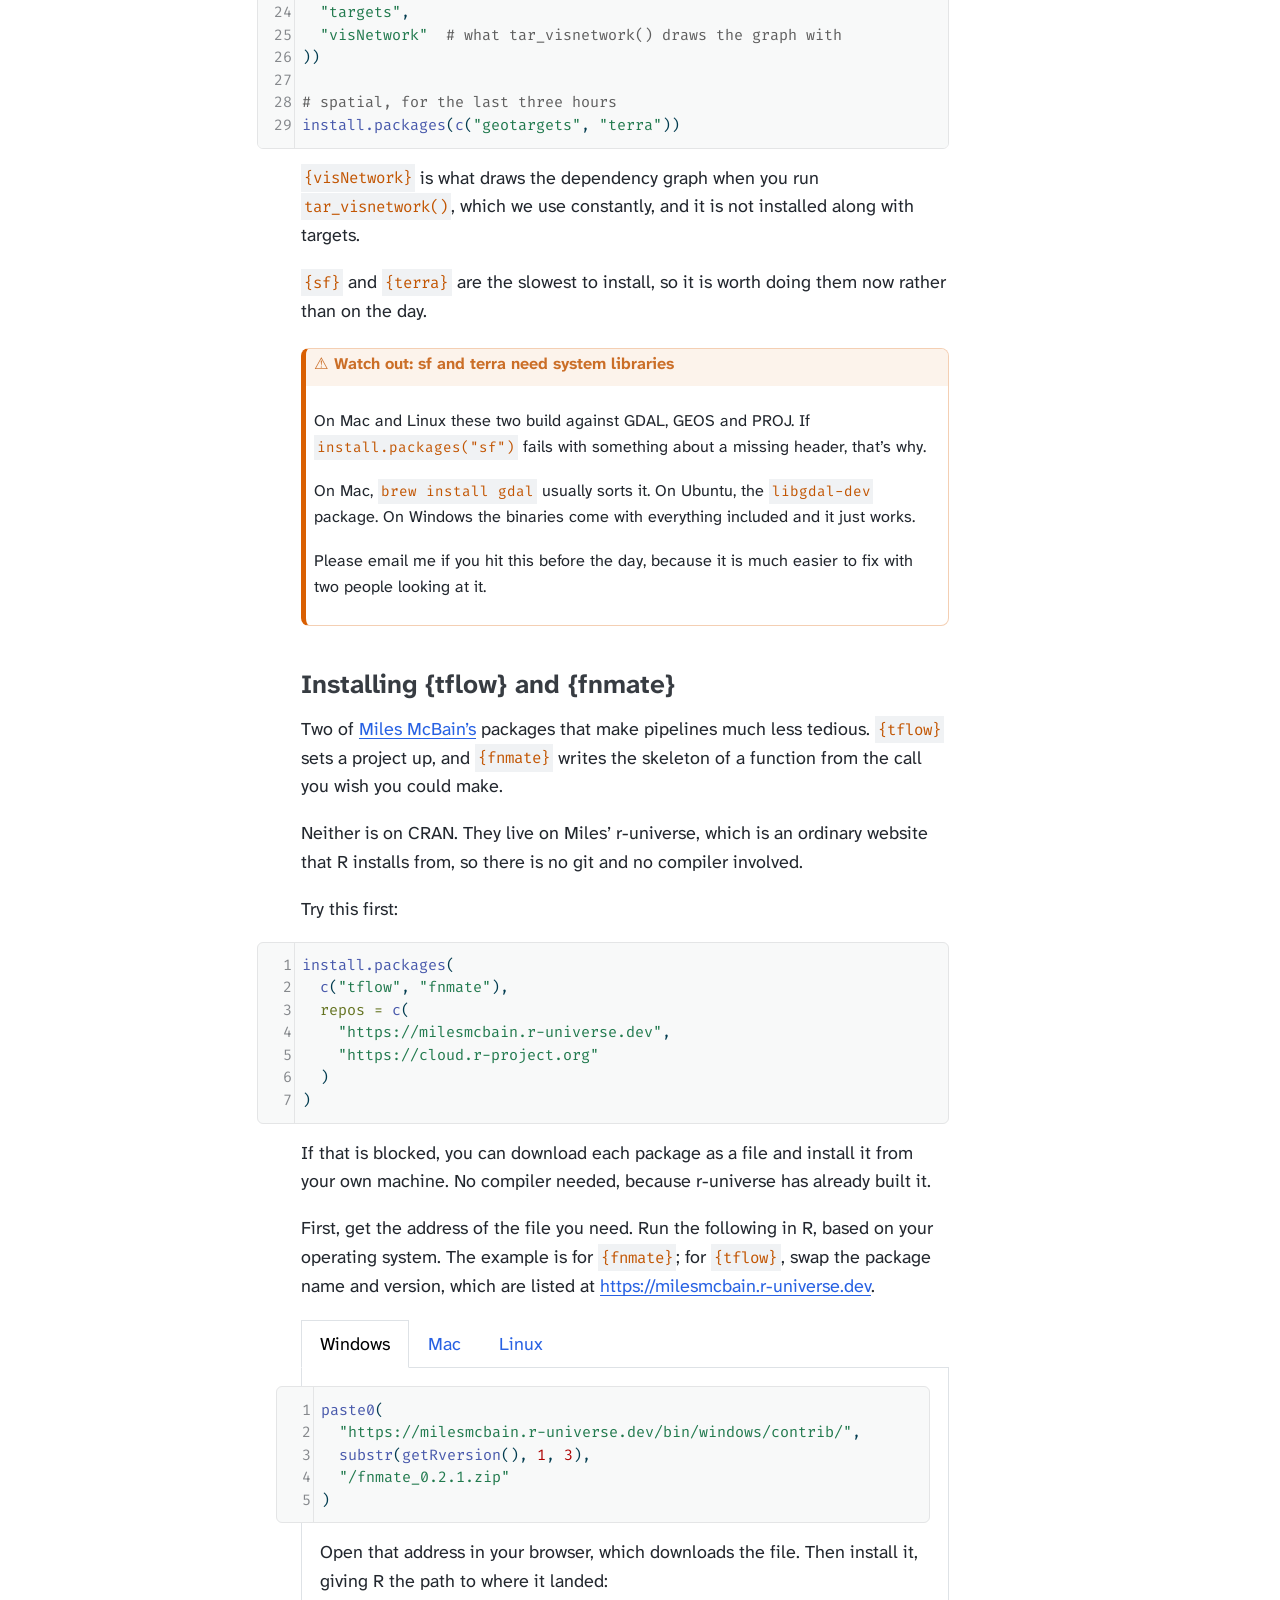
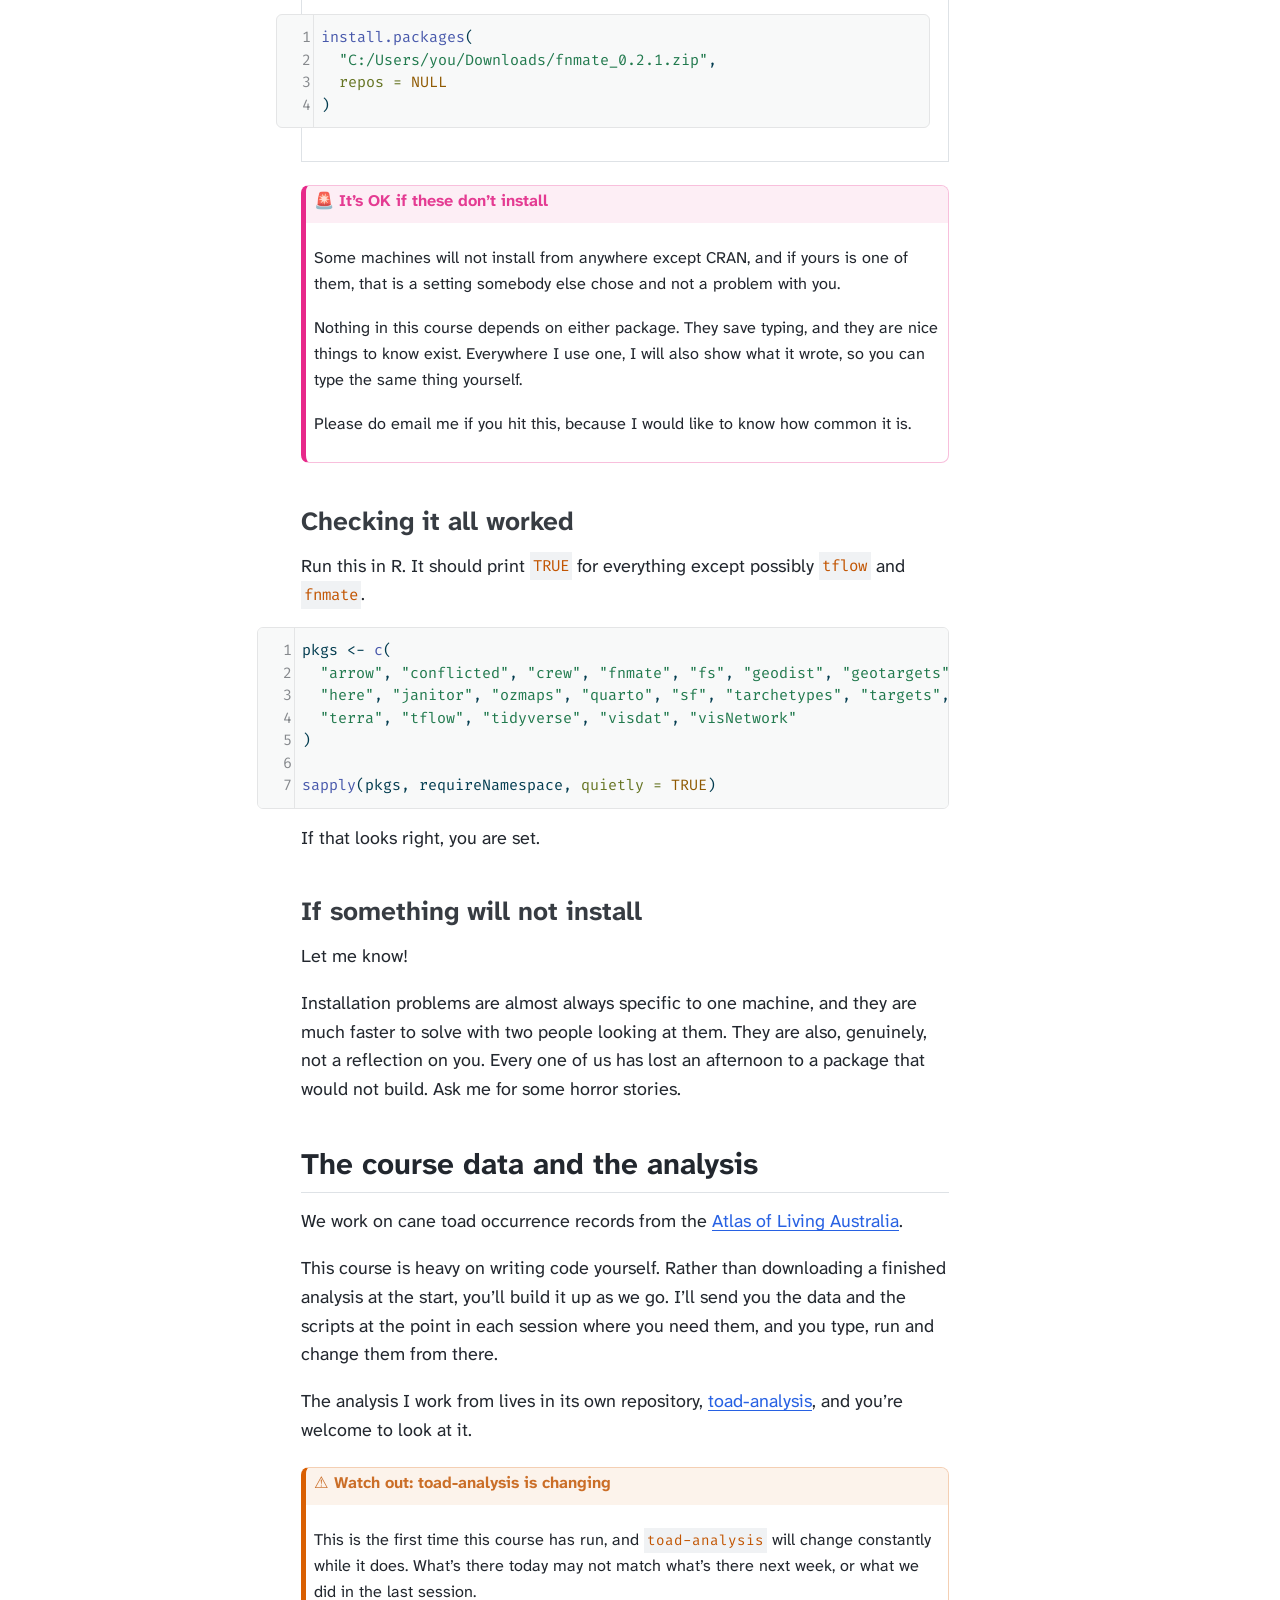
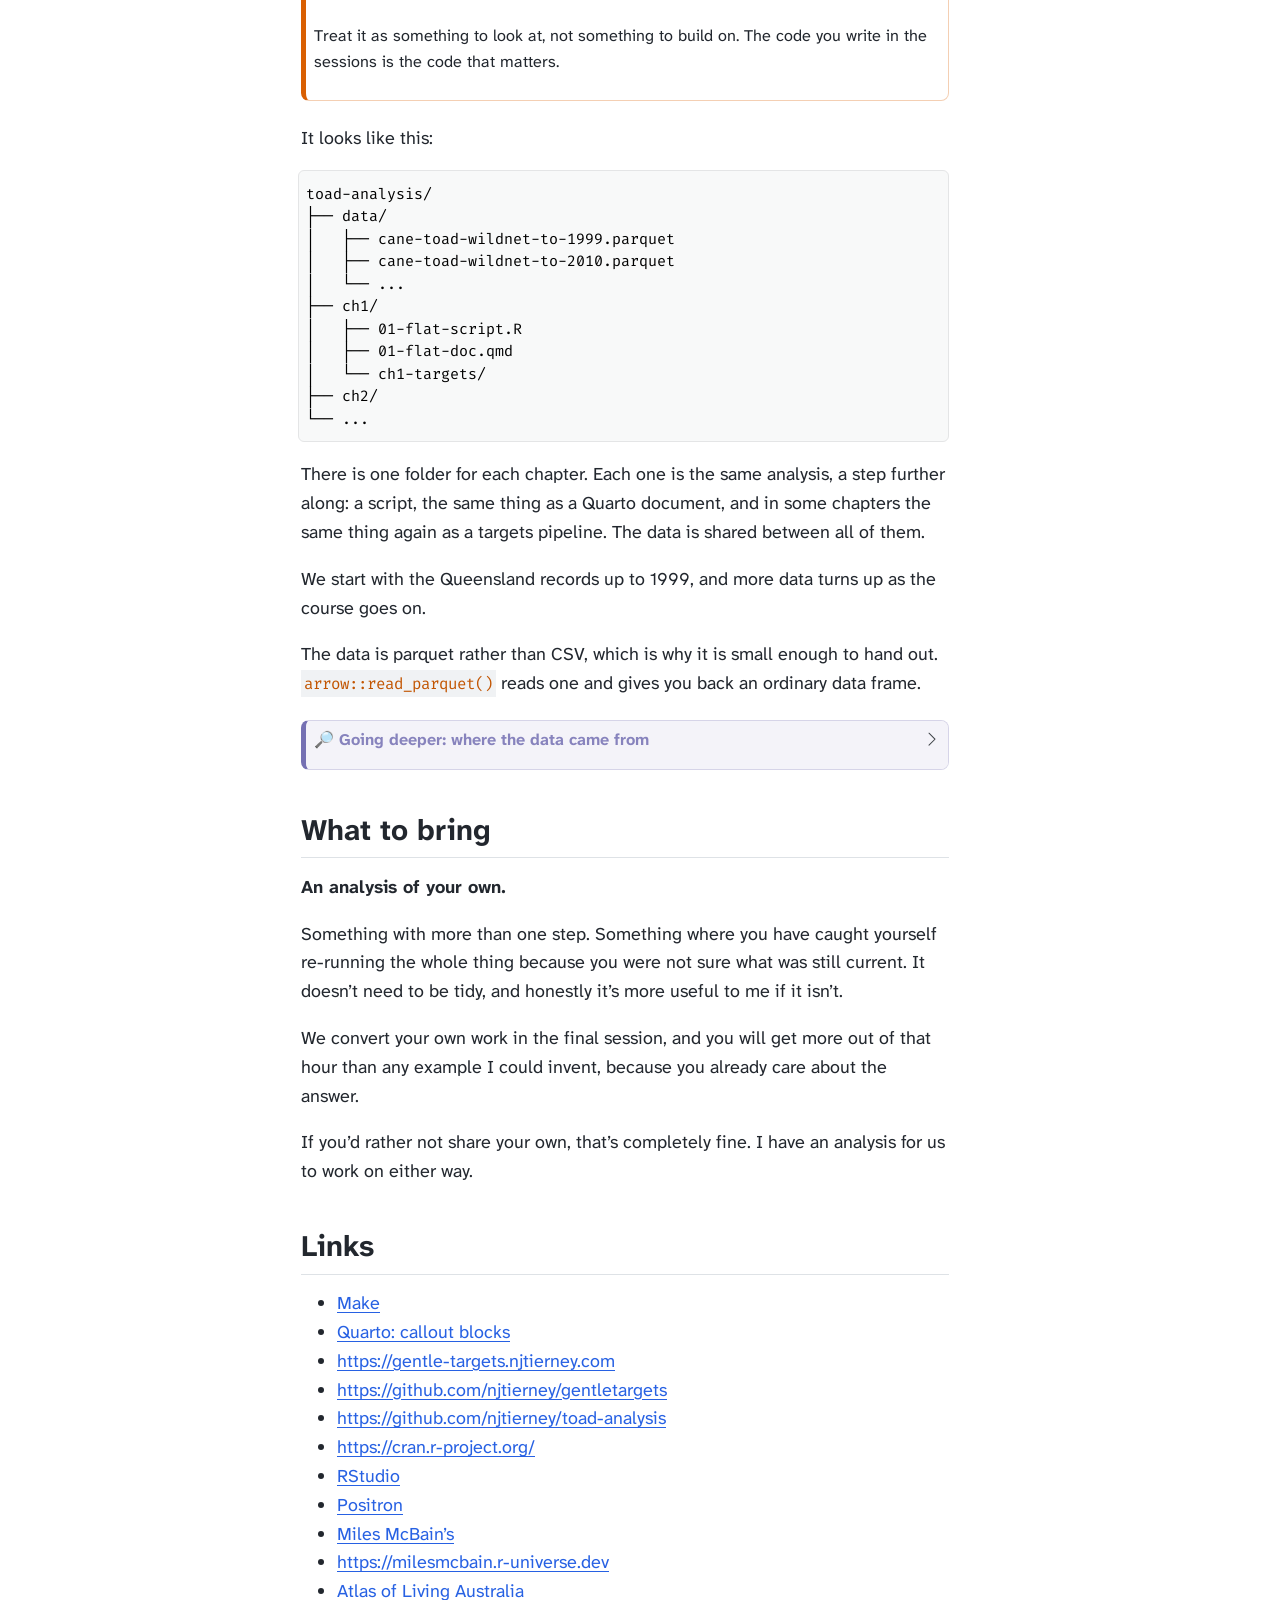
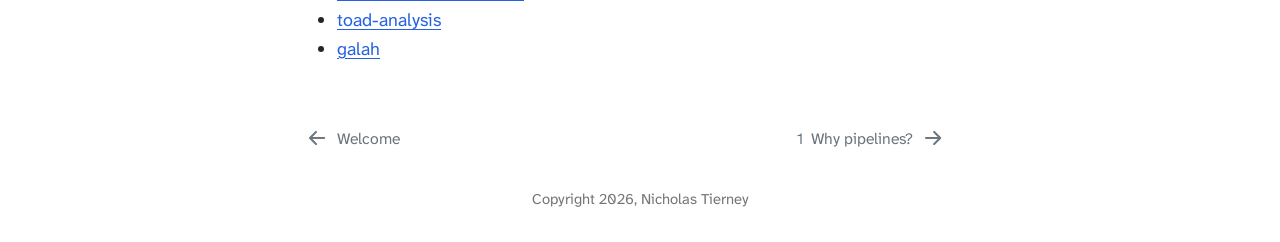
<file: setup.html>
<!DOCTYPE html>
<html xmlns="http://www.w3.org/1999/xhtml" lang="en" xml:lang="en"><head>

<meta charset="utf-8">
<meta name="generator" content="quarto-1.10.18">

<meta name="viewport" content="width=device-width, initial-scale=1.0, user-scalable=yes">


<title>Setup – Introduction to targets and geotargets</title>
<style>
/* Default styles provided by pandoc.
** See https://pandoc.org/MANUAL.html#variables-for-html for config info.
*/
span.smallcaps{font-variant: small-caps;}
div.columns{display: flex; gap: 1.5em;}
div.column{flex: auto;}
@media screen {
div.columns{gap: min(4vw, 1.5em);}
div.column{overflow-x: auto;}
}
div.hanging-indent{margin-left: 1.5em; text-indent: -1.5em;}
ul.task-list{list-style: none;}
ul.task-list li input[type="checkbox"] {
  width: 0.8em;
  margin: 0 0.8em 0.2em -1em; /* quarto-specific, see https://github.com/quarto-dev/quarto-cli/issues/4556 */ 
  vertical-align: middle;
}
/* CSS for syntax highlighting */
html { -webkit-text-size-adjust: 100%; }
pre > code.sourceCode { white-space: pre; position: relative; }
pre > code.sourceCode > span { display: inline-block; line-height: 1.25; }
pre > code.sourceCode > span:empty { height: 1.2em; }
.sourceCode { overflow: visible; }
code.sourceCode > span { color: inherit; text-decoration: inherit; }
div.sourceCode { margin: 1em 0; }
pre.sourceCode { margin: 0; }
@media screen {
div.sourceCode { overflow: auto; }
}
@media print {
pre > code.sourceCode { white-space: pre-wrap; }
pre > code.sourceCode > span { text-indent: -5em; padding-left: 5em; }
}
pre.numberSource code
  { counter-reset: source-line 0; }
pre.numberSource code > span
  { position: relative; left: -4em; counter-increment: source-line; }
pre.numberSource code > span > a:first-child::before
  { content: counter(source-line);
    position: relative; left: -1em; text-align: right; vertical-align: baseline;
    border: none; display: inline-block;
    -webkit-touch-callout: none; -webkit-user-select: none;
    -khtml-user-select: none; -moz-user-select: none;
    -ms-user-select: none; user-select: none;
    padding: 0 4px; width: 4em;
  }
pre.numberSource { margin-left: 3em;  padding-left: 4px; }
div.sourceCode
  {   }
@media screen {
pre > code.sourceCode > span > a:first-child::before { text-decoration: underline; }
}
</style>


<script src="site_libs/quarto-nav/quarto-nav.js"></script>
<script src="site_libs/quarto-nav/headroom.min.js"></script>
<script src="site_libs/clipboard/clipboard.min.js"></script>
<script src="site_libs/quarto-search/autocomplete.umd.js"></script>
<script src="site_libs/quarto-search/fuse.min.js"></script>
<script src="site_libs/quarto-search/quarto-search.js"></script>
<meta name="quarto:offset" content="./">
<link href="./why-pipelines.html" rel="next">
<link href="./index.html" rel="prev">
<script src="site_libs/quarto-html/quarto.js" type="module"></script>
<script src="site_libs/quarto-html/tabsets/tabsets.js" type="module"></script>
<script src="site_libs/quarto-html/popper.min.js"></script>
<script src="site_libs/quarto-html/tippy.umd.min.js"></script>
<script src="site_libs/quarto-html/anchor.min.js"></script>
<link href="site_libs/quarto-html/tippy.css" rel="stylesheet">
<link href="site_libs/quarto-html/quarto-syntax-highlighting-b45b7b0fa9169e986df15f1ef60a279c.css" rel="stylesheet" id="quarto-text-highlighting-styles">
<script src="site_libs/bootstrap/bootstrap.min.js"></script>
<link href="site_libs/bootstrap/bootstrap-icons.css" rel="stylesheet">
<link href="site_libs/bootstrap/bootstrap-d8528540b0a15326d4cb04146e0d53d8.min.css" rel="stylesheet" append-hash="true" id="quarto-bootstrap" data-mode="light">
<script id="quarto-search-options" type="application/json">{
  "location": "sidebar",
  "copy-button": false,
  "collapse-after": 3,
  "panel-placement": "start",
  "type": "textbox",
  "limit": 50,
  "keyboard-shortcut": [
    "f",
    "/",
    "s"
  ],
  "show-item-context": false,
  "language": {
    "search-no-results-text": "No results",
    "search-matching-documents-text": "matching documents",
    "search-copy-link-title": "Copy link to search",
    "search-hide-matches-text": "Hide additional matches",
    "search-more-match-text": "more match in this document",
    "search-more-matches-text": "more matches in this document",
    "search-clear-button-title": "Clear",
    "search-text-placeholder": "",
    "search-detached-cancel-button-title": "Cancel",
    "search-submit-button-title": "Submit",
    "search-label": "Search"
  }
}</script>


</head>

<body class="nav-sidebar floating quarto-light">

<div id="quarto-search-results"></div>
  <header id="quarto-header" class="headroom fixed-top">
  <nav class="quarto-secondary-nav">
    <div class="container-fluid d-flex">
      <button type="button" class="quarto-btn-toggle btn" data-bs-toggle="collapse" role="button" data-bs-target=".quarto-sidebar-collapse-item" aria-controls="quarto-sidebar" aria-expanded="false" aria-label="Toggle sidebar navigation" onclick="if (window.quartoToggleHeadroom) { window.quartoToggleHeadroom(); }">
        <i class="bi bi-layout-text-sidebar-reverse"></i>
      </button>
        <nav class="quarto-page-breadcrumbs" aria-label="breadcrumb"><ol class="breadcrumb"><li class="breadcrumb-item"><a href="./setup.html">Setup</a></li></ol></nav>
        <a class="flex-grow-1" role="navigation" data-bs-toggle="collapse" data-bs-target=".quarto-sidebar-collapse-item" aria-controls="quarto-sidebar" aria-expanded="false" aria-label="Toggle sidebar navigation" onclick="if (window.quartoToggleHeadroom) { window.quartoToggleHeadroom(); }">      
        </a>
      <button type="button" class="btn quarto-search-button" aria-label="Search" onclick="window.quartoOpenSearch();">
        <i class="bi bi-search"></i>
      </button>
    </div>
  </nav>
</header>
<!-- content -->
<div id="quarto-content" class="quarto-container page-columns page-rows-contents page-layout-article">
<!-- sidebar -->
  <nav id="quarto-sidebar" class="sidebar collapse collapse-horizontal quarto-sidebar-collapse-item sidebar-navigation floating overflow-auto">
    <div class="pt-lg-2 mt-2 text-left sidebar-header">
    <div class="sidebar-title mb-0 py-0">
      <a href="./">Introduction to targets and geotargets</a> 
        <div class="sidebar-tools-main">
    <a href="https://https://github.com/njtierney/gentletargets" title="Source Code" class="quarto-navigation-tool px-1" aria-label="Source Code"><i class="bi bi-github"></i></a>
</div>
    </div>
      </div>
        <div class="mt-2 flex-shrink-0 align-items-center">
        <div class="sidebar-search">
        <div id="quarto-search" class="" title="Search"></div>
        </div>
        </div>
    <div class="sidebar-menu-container"> 
    <ul class="list-unstyled mt-1">
        <li class="sidebar-item">
  <div class="sidebar-item-container"> 
  <a href="./index.html" class="sidebar-item-text sidebar-link">
 <span class="menu-text">Welcome</span></a>
  </div>
</li>
        <li class="sidebar-item">
  <div class="sidebar-item-container"> 
  <a href="./setup.html" class="sidebar-item-text sidebar-link active">
 <span class="menu-text">Setup</span></a>
  </div>
</li>
        <li class="sidebar-item">
  <div class="sidebar-item-container"> 
  <a href="./why-pipelines.html" class="sidebar-item-text sidebar-link">
 <span class="menu-text"><span class="chapter-number">1</span>&nbsp; <span class="chapter-title">Why pipelines?</span></span></a>
  </div>
</li>
    </ul>
    </div>
</nav>
<div id="quarto-sidebar-glass" class="quarto-sidebar-collapse-item" data-bs-toggle="collapse" data-bs-target=".quarto-sidebar-collapse-item"></div>
<!-- margin-sidebar -->
    <div id="quarto-margin-sidebar" class="sidebar margin-sidebar">
        <nav id="TOC" role="doc-toc" class="toc-active">
    <h2 id="toc-title">Table of contents</h2>
   
  <ul>
  <li><a href="#how-this-book-works" id="toc-how-this-book-works" class="nav-link active" data-scroll-target="#how-this-book-works">How this book works</a>
  <ul class="collapse">
  <li><a href="#the-book-is-longer-than-the-course" id="toc-the-book-is-longer-than-the-course" class="nav-link" data-scroll-target="#the-book-is-longer-than-the-course">The book is longer than the course</a></li>
  <li><a href="#how-we-will-work" id="toc-how-we-will-work" class="nav-link" data-scroll-target="#how-we-will-work">How we will work</a></li>
  <li><a href="#the-boxes" id="toc-the-boxes" class="nav-link" data-scroll-target="#the-boxes">The boxes</a></li>
  <li><a href="#the-code" id="toc-the-code" class="nav-link" data-scroll-target="#the-code">The code</a></li>
  <li><a href="#where-everything-lives" id="toc-where-everything-lives" class="nav-link" data-scroll-target="#where-everything-lives">Where everything lives</a></li>
  </ul></li>
  <li><a href="#what-to-install" id="toc-what-to-install" class="nav-link" data-scroll-target="#what-to-install">What to install</a>
  <ul class="collapse">
  <li><a href="#r" id="toc-r" class="nav-link" data-scroll-target="#r">R</a></li>
  <li><a href="#the-r-packages" id="toc-the-r-packages" class="nav-link" data-scroll-target="#the-r-packages">The R packages</a></li>
  <li><a href="#installing-tflow-and-fnmate" id="toc-installing-tflow-and-fnmate" class="nav-link" data-scroll-target="#installing-tflow-and-fnmate">Installing {tflow} and {fnmate}</a></li>
  <li><a href="#checking-it-all-worked" id="toc-checking-it-all-worked" class="nav-link" data-scroll-target="#checking-it-all-worked">Checking it all worked</a></li>
  <li><a href="#if-something-will-not-install" id="toc-if-something-will-not-install" class="nav-link" data-scroll-target="#if-something-will-not-install">If something will not install</a></li>
  </ul></li>
  <li><a href="#the-course-data-and-the-analysis" id="toc-the-course-data-and-the-analysis" class="nav-link" data-scroll-target="#the-course-data-and-the-analysis">The course data and the analysis</a></li>
  <li><a href="#what-to-bring" id="toc-what-to-bring" class="nav-link" data-scroll-target="#what-to-bring">What to bring</a></li>
  <li>Links</li>
  </ul>
<div class="toc-actions"><ul><li><a href="https://https://github.com/njtierney/gentletargets/edit/main/setup.qmd" class="toc-action"><i class="bi bi-github"></i>Edit this page</a></li><li><a href="https://https://github.com/njtierney/gentletargets/issues/new" class="toc-action"><i class="bi empty"></i>Report an issue</a></li></ul></div></nav>
    </div>
<!-- main -->
<main class="content" id="quarto-document-content">

<header id="title-block-header" class="quarto-title-block default">
<div class="quarto-title">
<h1 class="title"><span id="sec-setup" class="quarto-section-identifier">Setup</span></h1>
</div>



<div class="quarto-title-meta">

    
  
    
  </div>
  


</header>


<p>Three things before we start:</p>
<ol type="1">
<li>How this book is put together,</li>
<li>What to install, and</li>
<li>What to bring.</li>
</ol>
<section id="how-this-book-works" class="level2">
<h2 class="anchored" data-anchor-id="how-this-book-works">How this book works</h2>
<section id="the-book-is-longer-than-the-course" class="level3">
<h3 class="anchored" data-anchor-id="the-book-is-longer-than-the-course">The book is longer than the course</h3>
<p>The course is twelve hours of teaching material. There is more in the book than we can get through, and that’s deliberate. I’ll change what we cover on the day, depending on how we are going.</p>
<p>During the course we will work through things live, and the content stays here for you to come back to.</p>
</section>
<section id="how-we-will-work" class="level3">
<h3 class="anchored" data-anchor-id="how-we-will-work">How we will work</h3>
<p>Mostly by typing. I will write code, you write it too, and we will break things together, then fix them.</p>
<p>A lot of this course is about what happens when you change your mind halfway through an analysis, or when new data turns up. That means we’ll spend real time with things half finished, on purpose. It’s the state most analyses actually live in.</p>
<p>You’ll be doing a lot of the “driving” during exercises, which is one of the best ways to learn.</p>
<p>You don’t need to keep up with everything I type. There is a copy button on every code block, and anything extra I write in class I will share on GitHub.</p>
</section>
<section id="the-boxes" class="level3">
<h3 class="anchored" data-anchor-id="the-boxes">The boxes</h3>
<p>Five kinds of box turn up throughout, each with its own colour and icon:</p>
<ul>
<li><strong>✏️ Your Turn</strong> - something for you to do. Most of these we do together in the session, and a few are there for afterwards. The ones that ask what you think have no wrong answers.</li>
<li><strong>🕰️ Some history</strong> - where things came from.</li>
<li><strong>🔎 Going deeper</strong> - optional extra detail, a longer example, or a list you might want later. Boxes titled <strong>Read more</strong> point at the blog post or talk a section is adapted from.</li>
<li><strong>⚠️ Watch out</strong> - a place people commonly trip.</li>
<li><strong>🚨</strong> - the things that will likely create issues.</li>
</ul>
<div class="callout callout-style-default callout-note callout-titled" title="Your Turn">
<div class="callout-header d-flex align-content-center">
<div class="callout-icon-container">
<i class="callout-icon"></i>
</div>
<div class="callout-title-container flex-fill">
<span class="screen-reader-only">Note</span>Your Turn
</div>
</div>
<div class="callout-body-container callout-body">
<p>Exercises look like this. Most of them give you something to run:</p>
<div class="code-copy-outer-scaffold"><div class="sourceCode" id="cb1"><pre class="sourceCode numberSource r number-lines code-with-copy"><code class="sourceCode r"><span id="cb1-1"><a href="#cb1-1" aria-label="1"></a>R.version.string</span></code></pre></div><button title="Copy to Clipboard" class="code-copy-button"><i class="bi"></i></button></div>
<p>Some of them just ask you something.</p>
<p>Here is the one I actually care about:</p>
<ol type="1">
<li>Think of the last analysis you re-ran from scratch because you weren’t sure which parts were still current. What made you do it?</li>
</ol>
<p>There are no wrong answers.</p>
</div>
</div>
<div class="callout callout-style-default callout-caution callout-titled" title="Some history: the tab">
<div class="callout-header d-flex align-content-center">
<div class="callout-icon-container">
<i class="callout-icon"></i>
</div>
<div class="callout-title-container flex-fill">
<span class="screen-reader-only">Caution</span>Some history: the tab
</div>
</div>
<div class="callout-body-container callout-body">
<p>targets describes itself as “Make-like”, and <a href="https://en.wikipedia.org/wiki/Make_(software)">Make</a> is where the idea started. Stuart Feldman wrote it in 1976, to stop people rebuilding things that hadn’t changed.</p>
<p>Make has one famous wart. The lines that do the work must start with a tab, not spaces. Feldman has said that was a mistake, caused by the parser he used in the first version, and kept ever since so that old files keep working.</p>
<p>Indent with spaces by accident and you get:</p>
<pre><code>Makefile:2: *** missing separator.  Stop.</code></pre>
<p>A <code>_targets.R</code> file is R, so none of that applies.</p>
</div>
</div>
<div class="callout callout-style-default callout-tip callout-titled" title="Going deeper: how these boxes are made">
<div class="callout-header d-flex align-content-center collapsed" data-bs-toggle="collapse" data-bs-target=".callout-3-contents" aria-controls="callout-3" aria-expanded="false" aria-label="Toggle callout">
<div class="callout-icon-container">
<i class="callout-icon"></i>
</div>
<div class="callout-title-container flex-fill">
<span class="screen-reader-only">Tip</span>Going deeper: how these boxes are made
</div>
<div class="callout-btn-toggle d-inline-block border-0 py-1 ps-1 pe-0 float-end"><i class="callout-toggle"></i></div>
</div>
<div id="callout-3" class="callout-3-contents callout-collapse collapse">
<div class="callout-body-container callout-body">
<p>You just clicked this - that is the collapsing demonstrated.</p>
<p>These are Quarto callouts, and there is nothing clever going on. Each one is a fenced div with a class on it:</p>
<div class="code-copy-outer-scaffold"><div class="sourceCode" id="cb3"><pre class="sourceCode numberSource markdown number-lines code-with-copy"><code class="sourceCode markdown"><span id="cb3-1"><a href="#cb3-1" aria-label="1"></a>::: {.callout-note title="Your Turn"}</span>
<span id="cb3-2"><a href="#cb3-2" aria-label="2"></a></span>
<span id="cb3-3"><a href="#cb3-3" aria-label="3"></a>Something for you to do.</span>
<span id="cb3-4"><a href="#cb3-4" aria-label="4"></a></span>
<span id="cb3-5"><a href="#cb3-5" aria-label="5"></a>:::</span></code></pre></div><button title="Copy to Clipboard" class="code-copy-button"><i class="bi"></i></button></div>
<p>The colours and the icons come from a stylesheet in the book’s repo, not from Quarto. If you want them in your own work, the docs are at <a href="https://quarto.org/docs/authoring/callouts.html">Quarto: callout blocks</a>.</p>
</div>
</div>
</div>
<div class="callout callout-style-default callout-important callout-titled" title="Restart R after a big install">
<div class="callout-header d-flex align-content-center">
<div class="callout-icon-container">
<i class="callout-icon"></i>
</div>
<div class="callout-title-container flex-fill">
<span class="screen-reader-only">Important</span>Restart R after a big install
</div>
</div>
<div class="callout-body-container callout-body">
<p>If you install a package that is already loaded in your session, R can end up half on the old version and half on the new one. You then get errors that make no sense and do not survive a restart, which is a miserable way to spend twenty minutes.</p>
<p>So once you have worked through the installs below, restart R.</p>
<p>In RStudio that is</p>
<ul>
<li><code>Ctrl + Shift + F10</code> on Windows</li>
<li><code>Cmd + Shift + 0</code> on Mac</li>
</ul>
</div>
</div>
<p>Some boxes are collapsed, showing only their title, like the <strong>Going deeper</strong> one above. Click the title to open one.</p>
</section>
<section id="the-code" class="level3">
<h3 class="anchored" data-anchor-id="the-code">The code</h3>
<p>Code blocks look like this:</p>
<div class="code-copy-outer-scaffold"><div class="sourceCode" id="cb4"><pre class="sourceCode numberSource r number-lines code-with-copy"><code class="sourceCode r"><span id="cb4-1"><a href="#cb4-1" aria-label="1"></a><span class="fu">library</span>(dplyr)</span>
<span id="cb4-2"><a href="#cb4-2" aria-label="2"></a></span>
<span id="cb4-3"><a href="#cb4-3" aria-label="3"></a>airquality <span class="sc">|&gt;</span></span>
<span id="cb4-4"><a href="#cb4-4" aria-label="4"></a>  <span class="fu">count</span>(Month)</span>
<span id="cb4-5"><a href="#cb4-5" aria-label="5"></a><span class="co">#&gt;   Month  n</span></span>
<span id="cb4-6"><a href="#cb4-6" aria-label="6"></a><span class="co">#&gt; 1     5 31</span></span>
<span id="cb4-7"><a href="#cb4-7" aria-label="7"></a><span class="co">#&gt; 2     6 30</span></span>
<span id="cb4-8"><a href="#cb4-8" aria-label="8"></a><span class="co">#&gt; 3     7 31</span></span>
<span id="cb4-9"><a href="#cb4-9" aria-label="9"></a><span class="co">#&gt; 4     8 31</span></span>
<span id="cb4-10"><a href="#cb4-10" aria-label="10"></a><span class="co">#&gt; 5     9 30</span></span></code></pre></div><button title="Copy to Clipboard" class="code-copy-button"><i class="bi"></i></button></div>
<p>Lines starting with <code>#&gt;</code> are <strong>output</strong>, not code. You do not type those. They are what R prints back, shown so you can check you got the same thing.</p>
<p>Longer blocks have line numbers in the margin so that I can say “look at line 4” and we are both looking at the same line. Short blocks do not, because there is nothing to point at.</p>
<p>We use the base pipe, <code>|&gt;</code>, rather than <code>%&gt;%</code> throughout. If you are used to <code>%&gt;%</code>, everything here works the same way.</p>
</section>
<section id="where-everything-lives" class="level3">
<h3 class="anchored" data-anchor-id="where-everything-lives">Where everything lives</h3>
<ul>
<li><strong>This book</strong> - <a href="https://gentle-targets.njtierney.com" class="uri">https://gentle-targets.njtierney.com</a></li>
<li><strong>The book’s source</strong> - <a href="https://github.com/njtierney/gentletargets" class="uri">https://github.com/njtierney/gentletargets</a>. Every page has an “Edit this page” link, which goes straight to the file that made it.</li>
<li><strong>The analysis I work from</strong> - <a href="https://github.com/njtierney/toad-analysis" class="uri">https://github.com/njtierney/toad-analysis</a>. It changes a lot while the course runs; more on that below.</li>
</ul>
<p><strong>If you find a mistake, please tell me.</strong> Every page has a link to open an issue, or you can email me. I really appreciate knowing if there is an error!</p>
</section>
</section>
<section id="what-to-install" class="level2">
<h2 class="anchored" data-anchor-id="what-to-install">What to install</h2>
<p>If you can, it is worthwhile to install the below before the first session.</p>
<section id="r" class="level3">
<h3 class="anchored" data-anchor-id="r">R</h3>
<p>You need <strong>R 4.5.0 or later</strong>, from <a href="https://cran.r-project.org/" class="uri">https://cran.r-project.org/</a>. Check what you have with:</p>
<div class="code-copy-outer-scaffold"><div class="sourceCode" id="cb5"><pre class="sourceCode numberSource r number-lines code-with-copy"><code class="sourceCode r"><span id="cb5-1"><a href="#cb5-1" aria-label="1"></a>R.version.string</span></code></pre></div><button title="Copy to Clipboard" class="code-copy-button"><i class="bi"></i></button></div>
<p>R 4.5.0 came out in April 2025, so this shouldn’t be a stretch. If you are on something older, the base pipe <code>|&gt;</code> and the short anonymous function <code>\(x)</code> both need at least 4.2.0, and they turn up throughout the book.</p>
<p>You also need an editor. I recommend <a href="https://posit.co/download/rstudio-desktop/">RStudio</a>. <a href="https://positron.posit.co/">Positron</a> works too, and I am happy to talk through the differences.</p>
</section>
<section id="the-r-packages" class="level3">
<h3 class="anchored" data-anchor-id="the-r-packages">The R packages</h3>
<p>This will take a few minutes. They are grouped by what they are for, so you can see what you are installing:</p>
<div class="code-copy-outer-scaffold"><div class="sourceCode" id="cb6"><pre class="sourceCode numberSource r number-lines code-with-copy"><code class="sourceCode r"><span id="cb6-1"><a href="#cb6-1" aria-label="1"></a><span class="co"># the analysis itself</span></span>
<span id="cb6-2"><a href="#cb6-2" aria-label="2"></a><span class="fu">install.packages</span>(<span class="fu">c</span>(</span>
<span id="cb6-3"><a href="#cb6-3" aria-label="3"></a>  <span class="st">"arrow"</span>,      <span class="co"># reads the parquet data files</span></span>
<span id="cb6-4"><a href="#cb6-4" aria-label="4"></a>  <span class="st">"conflicted"</span>, <span class="co"># makes function masking an error rather than a surprise</span></span>
<span id="cb6-5"><a href="#cb6-5" aria-label="5"></a>  <span class="st">"geodist"</span>,    <span class="co"># distances across the surface of the earth</span></span>
<span id="cb6-6"><a href="#cb6-6" aria-label="6"></a>  <span class="st">"here"</span>,       <span class="co"># file paths that work from anywhere in a project</span></span>
<span id="cb6-7"><a href="#cb6-7" aria-label="7"></a>  <span class="st">"janitor"</span>,    <span class="co"># clean_names(), and other tidying</span></span>
<span id="cb6-8"><a href="#cb6-8" aria-label="8"></a>  <span class="st">"tidyverse"</span>   <span class="co"># dplyr, ggplot2, readr, lubridate and friends</span></span>
<span id="cb6-9"><a href="#cb6-9" aria-label="9"></a>))</span>
<span id="cb6-10"><a href="#cb6-10" aria-label="10"></a></span>
<span id="cb6-11"><a href="#cb6-11" aria-label="11"></a><span class="co"># maps and looking at data</span></span>
<span id="cb6-12"><a href="#cb6-12" aria-label="12"></a><span class="fu">install.packages</span>(<span class="fu">c</span>(</span>
<span id="cb6-13"><a href="#cb6-13" aria-label="13"></a>  <span class="st">"ozmaps"</span>,     <span class="co"># Australian state boundaries to draw the toads on</span></span>
<span id="cb6-14"><a href="#cb6-14" aria-label="14"></a>  <span class="st">"sf"</span>,         <span class="co"># draws those boundaries</span></span>
<span id="cb6-15"><a href="#cb6-15" aria-label="15"></a>  <span class="st">"visdat"</span>      <span class="co"># vis_dat(), for seeing what is missing</span></span>
<span id="cb6-16"><a href="#cb6-16" aria-label="16"></a>))</span>
<span id="cb6-17"><a href="#cb6-17" aria-label="17"></a></span>
<span id="cb6-18"><a href="#cb6-18" aria-label="18"></a><span class="co"># pipelines</span></span>
<span id="cb6-19"><a href="#cb6-19" aria-label="19"></a><span class="fu">install.packages</span>(<span class="fu">c</span>(</span>
<span id="cb6-20"><a href="#cb6-20" aria-label="20"></a>  <span class="st">"crew"</span>,       <span class="co"># parallel workers</span></span>
<span id="cb6-21"><a href="#cb6-21" aria-label="21"></a>  <span class="st">"fs"</span>,         <span class="co"># file and directory handling</span></span>
<span id="cb6-22"><a href="#cb6-22" aria-label="22"></a>  <span class="st">"quarto"</span>,     <span class="co"># rendering reports from the pipeline</span></span>
<span id="cb6-23"><a href="#cb6-23" aria-label="23"></a>  <span class="st">"tarchetypes"</span>,</span>
<span id="cb6-24"><a href="#cb6-24" aria-label="24"></a>  <span class="st">"targets"</span>,</span>
<span id="cb6-25"><a href="#cb6-25" aria-label="25"></a>  <span class="st">"visNetwork"</span>  <span class="co"># what tar_visnetwork() draws the graph with</span></span>
<span id="cb6-26"><a href="#cb6-26" aria-label="26"></a>))</span>
<span id="cb6-27"><a href="#cb6-27" aria-label="27"></a></span>
<span id="cb6-28"><a href="#cb6-28" aria-label="28"></a><span class="co"># spatial, for the last three hours</span></span>
<span id="cb6-29"><a href="#cb6-29" aria-label="29"></a><span class="fu">install.packages</span>(<span class="fu">c</span>(<span class="st">"geotargets"</span>, <span class="st">"terra"</span>))</span></code></pre></div><button title="Copy to Clipboard" class="code-copy-button"><i class="bi"></i></button></div>
<p><code>{visNetwork}</code> is what draws the dependency graph when you run <code>tar_visnetwork()</code>, which we use constantly, and it is not installed along with targets.</p>
<p><code>{sf}</code> and <code>{terra}</code> are the slowest to install, so it is worth doing them now rather than on the day.</p>
<div class="callout callout-style-default callout-warning callout-titled" title="Watch out: sf and terra need system libraries">
<div class="callout-header d-flex align-content-center">
<div class="callout-icon-container">
<i class="callout-icon"></i>
</div>
<div class="callout-title-container flex-fill">
<span class="screen-reader-only">Warning</span>Watch out: sf and terra need system libraries
</div>
</div>
<div class="callout-body-container callout-body">
<p>On Mac and Linux these two build against GDAL, GEOS and PROJ. If <code>install.packages("sf")</code> fails with something about a missing header, that’s why.</p>
<p>On Mac, <code>brew install gdal</code> usually sorts it. On Ubuntu, the <code>libgdal-dev</code> package. On Windows the binaries come with everything included and it just works.</p>
<p>Please email me if you hit this before the day, because it is much easier to fix with two people looking at it.</p>
</div>
</div>
</section>
<section id="installing-tflow-and-fnmate" class="level3">
<h3 class="anchored" data-anchor-id="installing-tflow-and-fnmate">Installing {tflow} and {fnmate}</h3>
<p>Two of <a href="https://milesmcbain.xyz">Miles McBain’s</a> packages that make pipelines much less tedious. <code>{tflow}</code> sets a project up, and <code>{fnmate}</code> writes the skeleton of a function from the call you wish you could make.</p>
<p>Neither is on CRAN. They live on Miles’ r-universe, which is an ordinary website that R installs from, so there is no git and no compiler involved.</p>
<p>Try this first:</p>
<div class="code-copy-outer-scaffold"><div class="sourceCode" id="cb7"><pre class="sourceCode numberSource r number-lines code-with-copy"><code class="sourceCode r"><span id="cb7-1"><a href="#cb7-1" aria-label="1"></a><span class="fu">install.packages</span>(</span>
<span id="cb7-2"><a href="#cb7-2" aria-label="2"></a>  <span class="fu">c</span>(<span class="st">"tflow"</span>, <span class="st">"fnmate"</span>),</span>
<span id="cb7-3"><a href="#cb7-3" aria-label="3"></a>  <span class="at">repos =</span> <span class="fu">c</span>(</span>
<span id="cb7-4"><a href="#cb7-4" aria-label="4"></a>    <span class="st">"https://milesmcbain.r-universe.dev"</span>,</span>
<span id="cb7-5"><a href="#cb7-5" aria-label="5"></a>    <span class="st">"https://cloud.r-project.org"</span></span>
<span id="cb7-6"><a href="#cb7-6" aria-label="6"></a>  )</span>
<span id="cb7-7"><a href="#cb7-7" aria-label="7"></a>)</span></code></pre></div><button title="Copy to Clipboard" class="code-copy-button"><i class="bi"></i></button></div>
<p>If that is blocked, you can download each package as a file and install it from your own machine. No compiler needed, because r-universe has already built it.</p>
<p>First, get the address of the file you need. Run the following in R, based on your operating system. The example is for <code>{fnmate}</code>; for <code>{tflow}</code>, swap the package name and version, which are listed at <a href="https://milesmcbain.r-universe.dev" class="uri">https://milesmcbain.r-universe.dev</a>.</p>
<div class="tabset-margin-container"></div><div class="panel-tabset">
<ul class="nav nav-tabs" role="tablist"><li class="nav-item" role="presentation"><a class="nav-link active" id="tabset-1-1-tab" data-bs-toggle="tab" data-bs-target="#tabset-1-1" role="tab" aria-controls="tabset-1-1" aria-selected="true" href="">Windows</a></li><li class="nav-item" role="presentation"><a class="nav-link" id="tabset-1-2-tab" data-bs-toggle="tab" data-bs-target="#tabset-1-2" role="tab" aria-controls="tabset-1-2" aria-selected="false" href="">Mac</a></li><li class="nav-item" role="presentation"><a class="nav-link" id="tabset-1-3-tab" data-bs-toggle="tab" data-bs-target="#tabset-1-3" role="tab" aria-controls="tabset-1-3" aria-selected="false" href="">Linux</a></li></ul>
<div class="tab-content">
<div id="tabset-1-1" class="tab-pane active" role="tabpanel" aria-labelledby="tabset-1-1-tab">
<div class="code-copy-outer-scaffold"><div class="sourceCode" id="cb8"><pre class="sourceCode numberSource r number-lines code-with-copy"><code class="sourceCode r"><span id="cb8-1"><a href="#cb8-1" aria-label="1"></a><span class="fu">paste0</span>(</span>
<span id="cb8-2"><a href="#cb8-2" aria-label="2"></a>  <span class="st">"https://milesmcbain.r-universe.dev/bin/windows/contrib/"</span>,</span>
<span id="cb8-3"><a href="#cb8-3" aria-label="3"></a>  <span class="fu">substr</span>(<span class="fu">getRversion</span>(), <span class="dv">1</span>, <span class="dv">3</span>),</span>
<span id="cb8-4"><a href="#cb8-4" aria-label="4"></a>  <span class="st">"/fnmate_0.2.1.zip"</span></span>
<span id="cb8-5"><a href="#cb8-5" aria-label="5"></a>)</span></code></pre></div><button title="Copy to Clipboard" class="code-copy-button"><i class="bi"></i></button></div>
<p>Open that address in your browser, which downloads the file. Then install it, giving R the path to where it landed:</p>
<div class="code-copy-outer-scaffold"><div class="sourceCode" id="cb9"><pre class="sourceCode numberSource r number-lines code-with-copy"><code class="sourceCode r"><span id="cb9-1"><a href="#cb9-1" aria-label="1"></a><span class="fu">install.packages</span>(</span>
<span id="cb9-2"><a href="#cb9-2" aria-label="2"></a>  <span class="st">"C:/Users/you/Downloads/fnmate_0.2.1.zip"</span>,</span>
<span id="cb9-3"><a href="#cb9-3" aria-label="3"></a>  <span class="at">repos =</span> <span class="cn">NULL</span></span>
<span id="cb9-4"><a href="#cb9-4" aria-label="4"></a>)</span></code></pre></div><button title="Copy to Clipboard" class="code-copy-button"><i class="bi"></i></button></div>
</div>
<div id="tabset-1-2" class="tab-pane" role="tabpanel" aria-labelledby="tabset-1-2-tab">
<div class="code-copy-outer-scaffold"><div class="sourceCode" id="cb10"><pre class="sourceCode numberSource r number-lines code-with-copy"><code class="sourceCode r"><span id="cb10-1"><a href="#cb10-1" aria-label="1"></a>arch <span class="ot">&lt;-</span> <span class="cf">if</span> (R.version<span class="sc">$</span>arch <span class="sc">==</span> <span class="st">"aarch64"</span>) <span class="st">"big-sur-arm64"</span> <span class="cf">else</span> <span class="st">"big-sur-x86_64"</span></span>
<span id="cb10-2"><a href="#cb10-2" aria-label="2"></a></span>
<span id="cb10-3"><a href="#cb10-3" aria-label="3"></a><span class="fu">paste0</span>(</span>
<span id="cb10-4"><a href="#cb10-4" aria-label="4"></a>  <span class="st">"https://milesmcbain.r-universe.dev/bin/macosx/"</span>, arch, <span class="st">"/contrib/"</span>,</span>
<span id="cb10-5"><a href="#cb10-5" aria-label="5"></a>  <span class="fu">substr</span>(<span class="fu">getRversion</span>(), <span class="dv">1</span>, <span class="dv">3</span>),</span>
<span id="cb10-6"><a href="#cb10-6" aria-label="6"></a>  <span class="st">"/fnmate_0.2.1.tgz"</span></span>
<span id="cb10-7"><a href="#cb10-7" aria-label="7"></a>)</span></code></pre></div><button title="Copy to Clipboard" class="code-copy-button"><i class="bi"></i></button></div>
<p>Open that address in your browser, then:</p>
<div class="code-copy-outer-scaffold"><div class="sourceCode" id="cb11"><pre class="sourceCode numberSource r number-lines code-with-copy"><code class="sourceCode r"><span id="cb11-1"><a href="#cb11-1" aria-label="1"></a><span class="fu">install.packages</span>(<span class="st">"~/Downloads/fnmate_0.2.1.tgz"</span>, <span class="at">repos =</span> <span class="cn">NULL</span>)</span></code></pre></div><button title="Copy to Clipboard" class="code-copy-button"><i class="bi"></i></button></div>
</div>
<div id="tabset-1-3" class="tab-pane" role="tabpanel" aria-labelledby="tabset-1-3-tab">
<p>On Linux there is no binary, so you want the source and a working toolchain, which you have almost certainly already got:</p>
<div class="code-copy-outer-scaffold"><div class="sourceCode" id="cb12"><pre class="sourceCode numberSource r number-lines code-with-copy"><code class="sourceCode r"><span id="cb12-1"><a href="#cb12-1" aria-label="1"></a><span class="fu">install.packages</span>(</span>
<span id="cb12-2"><a href="#cb12-2" aria-label="2"></a>  <span class="st">"https://milesmcbain.r-universe.dev/src/contrib/fnmate_0.2.1.tar.gz"</span>,</span>
<span id="cb12-3"><a href="#cb12-3" aria-label="3"></a>  <span class="at">repos =</span> <span class="cn">NULL</span>,</span>
<span id="cb12-4"><a href="#cb12-4" aria-label="4"></a>  <span class="at">type =</span> <span class="st">"source"</span></span>
<span id="cb12-5"><a href="#cb12-5" aria-label="5"></a>)</span></code></pre></div><button title="Copy to Clipboard" class="code-copy-button"><i class="bi"></i></button></div>
</div>
</div>
</div>
<div class="callout callout-style-default callout-important callout-titled" title="It's OK if these don't install">
<div class="callout-header d-flex align-content-center">
<div class="callout-icon-container">
<i class="callout-icon"></i>
</div>
<div class="callout-title-container flex-fill">
<span class="screen-reader-only">Important</span>It’s OK if these don’t install
</div>
</div>
<div class="callout-body-container callout-body">
<p>Some machines will not install from anywhere except CRAN, and if yours is one of them, that is a setting somebody else chose and not a problem with you.</p>
<p>Nothing in this course depends on either package. They save typing, and they are nice things to know exist. Everywhere I use one, I will also show what it wrote, so you can type the same thing yourself.</p>
<p>Please do email me if you hit this, because I would like to know how common it is.</p>
</div>
</div>
</section>
<section id="checking-it-all-worked" class="level3">
<h3 class="anchored" data-anchor-id="checking-it-all-worked">Checking it all worked</h3>
<p>Run this in R. It should print <code>TRUE</code> for everything except possibly <code>tflow</code> and <code>fnmate</code>.</p>
<div class="code-copy-outer-scaffold"><div class="sourceCode" id="cb13"><pre class="sourceCode numberSource r number-lines code-with-copy"><code class="sourceCode r"><span id="cb13-1"><a href="#cb13-1" aria-label="1"></a>pkgs <span class="ot">&lt;-</span> <span class="fu">c</span>(</span>
<span id="cb13-2"><a href="#cb13-2" aria-label="2"></a>  <span class="st">"arrow"</span>, <span class="st">"conflicted"</span>, <span class="st">"crew"</span>, <span class="st">"fnmate"</span>, <span class="st">"fs"</span>, <span class="st">"geodist"</span>, <span class="st">"geotargets"</span>,</span>
<span id="cb13-3"><a href="#cb13-3" aria-label="3"></a>  <span class="st">"here"</span>, <span class="st">"janitor"</span>, <span class="st">"ozmaps"</span>, <span class="st">"quarto"</span>, <span class="st">"sf"</span>, <span class="st">"tarchetypes"</span>, <span class="st">"targets"</span>,</span>
<span id="cb13-4"><a href="#cb13-4" aria-label="4"></a>  <span class="st">"terra"</span>, <span class="st">"tflow"</span>, <span class="st">"tidyverse"</span>, <span class="st">"visdat"</span>, <span class="st">"visNetwork"</span></span>
<span id="cb13-5"><a href="#cb13-5" aria-label="5"></a>)</span>
<span id="cb13-6"><a href="#cb13-6" aria-label="6"></a></span>
<span id="cb13-7"><a href="#cb13-7" aria-label="7"></a><span class="fu">sapply</span>(pkgs, requireNamespace, <span class="at">quietly =</span> <span class="cn">TRUE</span>)</span></code></pre></div><button title="Copy to Clipboard" class="code-copy-button"><i class="bi"></i></button></div>
<p>If that looks right, you are set.</p>
</section>
<section id="if-something-will-not-install" class="level3">
<h3 class="anchored" data-anchor-id="if-something-will-not-install">If something will not install</h3>
<p>Let me know!</p>
<p>Installation problems are almost always specific to one machine, and they are much faster to solve with two people looking at them. They are also, genuinely, not a reflection on you. Every one of us has lost an afternoon to a package that would not build. Ask me for some horror stories.</p>
</section>
</section>
<section id="the-course-data-and-the-analysis" class="level2">
<h2 class="anchored" data-anchor-id="the-course-data-and-the-analysis">The course data and the analysis</h2>
<p>We work on cane toad occurrence records from the <a href="https://www.ala.org.au">Atlas of Living Australia</a>.</p>
<p>This course is heavy on writing code yourself. Rather than downloading a finished analysis at the start, you’ll build it up as we go. I’ll send you the data and the scripts at the point in each session where you need them, and you type, run and change them from there.</p>
<p>The analysis I work from lives in its own repository, <a href="https://github.com/njtierney/toad-analysis">toad-analysis</a>, and you’re welcome to look at it.</p>
<div class="callout callout-style-default callout-warning callout-titled" title="Watch out: toad-analysis is changing">
<div class="callout-header d-flex align-content-center">
<div class="callout-icon-container">
<i class="callout-icon"></i>
</div>
<div class="callout-title-container flex-fill">
<span class="screen-reader-only">Warning</span>Watch out: toad-analysis is changing
</div>
</div>
<div class="callout-body-container callout-body">
<p>This is the first time this course has run, and <code>toad-analysis</code> will change constantly while it does. What’s there today may not match what’s there next week, or what we did in the last session.</p>
<p>Treat it as something to look at, not something to build on. The code you write in the sessions is the code that matters.</p>
</div>
</div>
<p>It looks like this:</p>
<pre><code>toad-analysis/
├── data/
│   ├── cane-toad-wildnet-to-1999.parquet
│   ├── cane-toad-wildnet-to-2010.parquet
│   └── ...
├── ch1/
│   ├── 01-flat-script.R
│   ├── 01-flat-doc.qmd
│   └── ch1-targets/
├── ch2/
└── ...</code></pre>
<p>There is one folder for each chapter. Each one is the same analysis, a step further along: a script, the same thing as a Quarto document, and in some chapters the same thing again as a targets pipeline. The data is shared between all of them.</p>
<p>We start with the Queensland records up to 1999, and more data turns up as the course goes on.</p>
<p>The data is parquet rather than CSV, which is why it is small enough to hand out. <code>arrow::read_parquet()</code> reads one and gives you back an ordinary data frame.</p>
<div class="callout callout-style-default callout-tip callout-titled" title="Going deeper: where the data came from">
<div class="callout-header d-flex align-content-center collapsed" data-bs-toggle="collapse" data-bs-target=".callout-8-contents" aria-controls="callout-8" aria-expanded="false" aria-label="Toggle callout">
<div class="callout-icon-container">
<i class="callout-icon"></i>
</div>
<div class="callout-title-container flex-fill">
<span class="screen-reader-only">Tip</span>Going deeper: where the data came from
</div>
<div class="callout-btn-toggle d-inline-block border-0 py-1 ps-1 pe-0 float-end"><i class="callout-toggle"></i></div>
</div>
<div id="callout-8" class="callout-8-contents callout-collapse collapse">
<div class="callout-body-container callout-body">
<p><code>data-raw/01-download-occurrences.R</code> in the book’s repo is the script that made these files. It uses <a href="https://galah.ala.org.au/R/">galah</a> to query the Atlas of Living Australia.</p>
<p>You do not need to run it, and I would rather you didn’t on the day, because thirty people hitting the same API at once is not a good time for anybody. But it is there, it is commented, and it’s a reasonable model for the kind of script that belongs in <code>data-raw/</code>.</p>
<p>Records under a non-commercial licence have been removed, so what you have is a little smaller than what the Atlas will give you.</p>
</div>
</div>
</div>
</section>
<section id="what-to-bring" class="level2">
<h2 class="anchored" data-anchor-id="what-to-bring">What to bring</h2>
<p><strong>An analysis of your own.</strong></p>
<p>Something with more than one step. Something where you have caught yourself re-running the whole thing because you were not sure what was still current. It doesn’t need to be tidy, and honestly it’s more useful to me if it isn’t.</p>
<p>We convert your own work in the final session, and you will get more out of that hour than any example I could invent, because you already care about the answer.</p>
<p>If you’d rather not share your own, that’s completely fine. I have an analysis for us to work on either way.</p>


</section>
<section class="level2 unnumbered">
<h2 class="unnumbered anchored" data-anchor-id="">Links</h2>
<ul>
<li><a href="https://en.wikipedia.org/wiki/Make_(software)">Make</a></li>
<li><a href="https://quarto.org/docs/authoring/callouts.html">Quarto: callout blocks</a></li>
<li><a href="https://gentle-targets.njtierney.com" class="uri">https://gentle-targets.njtierney.com</a></li>
<li><a href="https://github.com/njtierney/gentletargets" class="uri">https://github.com/njtierney/gentletargets</a></li>
<li><a href="https://github.com/njtierney/toad-analysis" class="uri">https://github.com/njtierney/toad-analysis</a></li>
<li><a href="https://cran.r-project.org/" class="uri">https://cran.r-project.org/</a></li>
<li><a href="https://posit.co/download/rstudio-desktop/">RStudio</a></li>
<li><a href="https://positron.posit.co/">Positron</a></li>
<li><a href="https://milesmcbain.xyz">Miles McBain’s</a></li>
<li><a href="https://milesmcbain.r-universe.dev" class="uri">https://milesmcbain.r-universe.dev</a></li>
<li><a href="https://www.ala.org.au">Atlas of Living Australia</a></li>
<li><a href="https://github.com/njtierney/toad-analysis">toad-analysis</a></li>
<li><a href="https://galah.ala.org.au/R/">galah</a></li>
</ul>
</section>

</main> <!-- /main -->
<script id="quarto-html-after-body" type="application/javascript">
  window.document.addEventListener("DOMContentLoaded", function (event) {
    const icon = "";
    const anchorJS = new window.AnchorJS();
    anchorJS.options = {
      placement: 'right',
      icon: icon
    };
    anchorJS.add('.anchored');
    const isCodeAnnotation = (el) => {
      for (const clz of el.classList) {
        if (clz.startsWith('code-annotation-')) {                     
          return true;
        }
      }
      return false;
    }
    const onCopySuccess = function(e) {
      // button target
      const button = e.trigger;
      // don't keep focus
      button.blur();
      // flash "checked"
      button.classList.add('code-copy-button-checked');
      var currentTitle = button.getAttribute("title");
      button.setAttribute("title", "Copied!");
      let tooltip;
      if (window.bootstrap) {
        button.setAttribute("data-bs-toggle", "tooltip");
        button.setAttribute("data-bs-placement", "left");
        button.setAttribute("data-bs-title", "Copied!");
        tooltip = new bootstrap.Tooltip(button, 
          { trigger: "manual", 
            customClass: "code-copy-button-tooltip",
            offset: [0, -8]});
        tooltip.show();    
      }
      setTimeout(function() {
        if (tooltip) {
          tooltip.hide();
          button.removeAttribute("data-bs-title");
          button.removeAttribute("data-bs-toggle");
          button.removeAttribute("data-bs-placement");
        }
        button.setAttribute("title", currentTitle);
        button.classList.remove('code-copy-button-checked');
      }, 1000);
      // clear code selection
      e.clearSelection();
    }
    const getTextToCopy = function(trigger) {
      const outerScaffold = trigger.parentElement.cloneNode(true);
      const codeEl = outerScaffold.querySelector('code');
      for (const childEl of codeEl.children) {
        if (isCodeAnnotation(childEl)) {
          childEl.remove();
        }
      }
      return codeEl.innerText;
    }
    const clipboard = new window.ClipboardJS('.code-copy-button:not([data-in-quarto-modal])', {
      text: getTextToCopy
    });
    clipboard.on('success', onCopySuccess);
    if (window.document.getElementById('quarto-embedded-source-code-modal')) {
      const clipboardModal = new window.ClipboardJS('.code-copy-button[data-in-quarto-modal]', {
        text: getTextToCopy,
        container: window.document.getElementById('quarto-embedded-source-code-modal')
      });
      clipboardModal.on('success', onCopySuccess);
    }
      var localhostRegex = new RegExp(/^(?:http|https):\/\/localhost\:?[0-9]*\//);
      var mailtoRegex = new RegExp(/^mailto:/);
        var filterRegex = new RegExp("https:\/\/gentle-targets\.njtierney\.com");
      var isInternal = (href) => {
          return filterRegex.test(href) || localhostRegex.test(href) || mailtoRegex.test(href);
      }
      // Inspect non-navigation links and adorn them if external
     var links = window.document.querySelectorAll('a[href]:not(.nav-link):not(.navbar-brand):not(.toc-action):not(.sidebar-link):not(.sidebar-item-toggle):not(.pagination-link):not(.no-external):not([aria-hidden]):not(.dropdown-item):not(.quarto-navigation-tool):not(.about-link)');
      for (var i=0; i<links.length; i++) {
        const link = links[i];
        if (!isInternal(link.href)) {
          // undo the damage that might have been done by quarto-nav.js in the case of
          // links that we want to consider external
          if (link.dataset.originalHref !== undefined) {
            link.href = link.dataset.originalHref;
          }
        }
      }
    function tippyHover(el, contentFn, onTriggerFn, onUntriggerFn) {
      const config = {
        allowHTML: true,
        maxWidth: 500,
        delay: 100,
        arrow: false,
        appendTo: function(el) {
            return el.parentElement;
        },
        interactive: true,
        interactiveBorder: 10,
        theme: 'quarto',
        placement: 'bottom-start',
      };
      if (contentFn) {
        config.content = contentFn;
      }
      if (onTriggerFn) {
        config.onTrigger = onTriggerFn;
      }
      if (onUntriggerFn) {
        config.onUntrigger = onUntriggerFn;
      }
      window.tippy(el, config); 
    }
    const noterefs = window.document.querySelectorAll('a[role="doc-noteref"]');
    for (var i=0; i<noterefs.length; i++) {
      const ref = noterefs[i];
      tippyHover(ref, function() {
        // use id or data attribute instead here
        let href = ref.getAttribute('data-footnote-href') || ref.getAttribute('href');
        try { href = new URL(href).hash; } catch {}
        const id = href.replace(/^#\/?/, "");
        const note = window.document.getElementById(id);
        if (note) {
          return note.innerHTML;
        } else {
          return "";
        }
      });
    }
    const xrefs = window.document.querySelectorAll('a.quarto-xref');
    const processXRef = (id, note) => {
      // Strip column container classes
      const stripColumnClz = (el) => {
        el.classList.remove("page-full", "page-columns");
        if (el.children) {
          for (const child of el.children) {
            stripColumnClz(child);
          }
        }
      }
      stripColumnClz(note)
      if (id === null || id.startsWith('sec-')) {
        // Special case sections, only their first couple elements
        const container = document.createElement("div");
        if (note.children && note.children.length > 2) {
          container.appendChild(note.children[0].cloneNode(true));
          for (let i = 1; i < note.children.length; i++) {
            const child = note.children[i];
            if (child.tagName === "P" && child.innerText === "") {
              continue;
            } else {
              container.appendChild(child.cloneNode(true));
              break;
            }
          }
          if (window.Quarto?.typesetMath) {
            window.Quarto.typesetMath(container);
          }
          return container.innerHTML
        } else {
          if (window.Quarto?.typesetMath) {
            window.Quarto.typesetMath(note);
          }
          return note.innerHTML;
        }
      } else {
        // Remove any anchor links if they are present
        const anchorLink = note.querySelector('a.anchorjs-link');
        if (anchorLink) {
          anchorLink.remove();
        }
        if (window.Quarto?.typesetMath) {
          window.Quarto.typesetMath(note);
        }
        if (note.classList.contains("callout")) {
          return note.outerHTML;
        } else {
          return note.innerHTML;
        }
      }
    }
    for (var i=0; i<xrefs.length; i++) {
      const xref = xrefs[i];
      tippyHover(xref, undefined, function(instance) {
        instance.disable();
        let url = xref.getAttribute('href');
        let hash = undefined; 
        if (url.startsWith('#')) {
          hash = url;
        } else {
          try { hash = new URL(url).hash; } catch {}
        }
        if (hash) {
          const id = hash.replace(/^#\/?/, "");
          const note = window.document.getElementById(id);
          if (note !== null) {
            try {
              const html = processXRef(id, note.cloneNode(true));
              instance.setContent(html);
            } finally {
              instance.enable();
              instance.show();
            }
          } else {
            // See if we can fetch this
            fetch(url.split('#')[0])
            .then(res => res.text())
            .then(html => {
              const parser = new DOMParser();
              const htmlDoc = parser.parseFromString(html, "text/html");
              const note = htmlDoc.getElementById(id);
              if (note !== null) {
                const html = processXRef(id, note);
                instance.setContent(html);
              } 
            }).finally(() => {
              instance.enable();
              instance.show();
            });
          }
        } else {
          // See if we can fetch a full url (with no hash to target)
          // This is a special case and we should probably do some content thinning / targeting
          fetch(url)
          .then(res => res.text())
          .then(html => {
            const parser = new DOMParser();
            const htmlDoc = parser.parseFromString(html, "text/html");
            const note = htmlDoc.querySelector('main.content');
            if (note !== null) {
              // This should only happen for chapter cross references
              // (since there is no id in the URL)
              // remove the first header
              if (note.children.length > 0 && note.children[0].tagName === "HEADER") {
                note.children[0].remove();
              }
              const html = processXRef(null, note);
              instance.setContent(html);
            } 
          }).finally(() => {
            instance.enable();
            instance.show();
          });
        }
      }, function(instance) {
      });
    }
        let selectedAnnoteEl;
        const selectorForAnnotation = ( cell, annotation) => {
          let cellAttr = 'data-code-cell="' + cell + '"';
          let lineAttr = 'data-code-annotation="' +  annotation + '"';
          const selector = 'span[' + cellAttr + '][' + lineAttr + ']';
          return selector;
        }
        const selectCodeLines = (annoteEl) => {
          const doc = window.document;
          const targetCell = annoteEl.getAttribute("data-target-cell");
          const targetAnnotation = annoteEl.getAttribute("data-target-annotation");
          const annoteSpan = window.document.querySelector(selectorForAnnotation(targetCell, targetAnnotation));
          const lines = annoteSpan.getAttribute("data-code-lines").split(",");
          const lineIds = lines.map((line) => {
            return targetCell + "-" + line;
          })
          let top = null;
          let height = null;
          let parent = null;
          if (lineIds.length > 0) {
              //compute the position of the single el (top and bottom and make a div)
              const el = window.document.getElementById(lineIds[0]);
              top = el.offsetTop;
              height = el.offsetHeight;
              parent = el.parentElement.parentElement;
            if (lineIds.length > 1) {
              const lastEl = window.document.getElementById(lineIds[lineIds.length - 1]);
              const bottom = lastEl.offsetTop + lastEl.offsetHeight;
              height = bottom - top;
            }
            if (top !== null && height !== null && parent !== null) {
              // cook up a div (if necessary) and position it 
              let div = window.document.getElementById("code-annotation-line-highlight");
              if (div === null) {
                div = window.document.createElement("div");
                div.setAttribute("id", "code-annotation-line-highlight");
                div.style.position = 'absolute';
                parent.appendChild(div);
              }
              div.style.top = top - 2 + "px";
              div.style.height = height + 4 + "px";
              div.style.left = 0;
              let gutterDiv = window.document.getElementById("code-annotation-line-highlight-gutter");
              if (gutterDiv === null) {
                gutterDiv = window.document.createElement("div");
                gutterDiv.setAttribute("id", "code-annotation-line-highlight-gutter");
                gutterDiv.style.position = 'absolute';
                const codeCell = window.document.getElementById(targetCell);
                const gutter = codeCell.querySelector('.code-annotation-gutter');
                gutter.appendChild(gutterDiv);
              }
              gutterDiv.style.top = top - 2 + "px";
              gutterDiv.style.height = height + 4 + "px";
            }
            selectedAnnoteEl = annoteEl;
          }
        };
        const unselectCodeLines = () => {
          const elementsIds = ["code-annotation-line-highlight", "code-annotation-line-highlight-gutter"];
          elementsIds.forEach((elId) => {
            const div = window.document.getElementById(elId);
            if (div) {
              div.remove();
            }
          });
          selectedAnnoteEl = undefined;
        };
          // Handle positioning of the toggle
      window.addEventListener(
        "resize",
        throttle(() => {
          elRect = undefined;
          if (selectedAnnoteEl) {
            selectCodeLines(selectedAnnoteEl);
          }
        }, 10)
      );
      function throttle(fn, ms) {
      let throttle = false;
      let timer;
        return (...args) => {
          if(!throttle) { // first call gets through
              fn.apply(this, args);
              throttle = true;
          } else { // all the others get throttled
              if(timer) clearTimeout(timer); // cancel #2
              timer = setTimeout(() => {
                fn.apply(this, args);
                timer = throttle = false;
              }, ms);
          }
        };
      }
        // Attach click handler to the DT
        const annoteDls = window.document.querySelectorAll('dt[data-target-cell]');
        for (const annoteDlNode of annoteDls) {
          annoteDlNode.addEventListener('click', (event) => {
            const clickedEl = event.target;
            if (clickedEl !== selectedAnnoteEl) {
              unselectCodeLines();
              const activeEl = window.document.querySelector('dt[data-target-cell].code-annotation-active');
              if (activeEl) {
                activeEl.classList.remove('code-annotation-active');
              }
              selectCodeLines(clickedEl);
              clickedEl.classList.add('code-annotation-active');
            } else {
              // Unselect the line
              unselectCodeLines();
              clickedEl.classList.remove('code-annotation-active');
            }
          });
        }
    const findCites = (el) => {
      const parentEl = el.parentElement;
      if (parentEl) {
        const cites = parentEl.dataset.cites;
        if (cites) {
          return {
            el,
            cites: cites.split(' ')
          };
        } else {
          return findCites(el.parentElement)
        }
      } else {
        return undefined;
      }
    };
    var bibliorefs = window.document.querySelectorAll('a[role="doc-biblioref"]');
    for (var i=0; i<bibliorefs.length; i++) {
      const ref = bibliorefs[i];
      const citeInfo = findCites(ref);
      if (citeInfo) {
        tippyHover(citeInfo.el, function() {
          var popup = window.document.createElement('div');
          citeInfo.cites.forEach(function(cite) {
            var citeDiv = window.document.createElement('div');
            citeDiv.classList.add('hanging-indent');
            citeDiv.classList.add('csl-entry');
            var biblioDiv = window.document.getElementById('ref-' + cite);
            if (biblioDiv) {
              citeDiv.innerHTML = biblioDiv.innerHTML;
            }
            popup.appendChild(citeDiv);
          });
          return popup.innerHTML;
        });
      }
    }
  });
  </script>
<nav class="page-navigation">
  <div class="nav-page nav-page-previous">
      <a href="./index.html" class="pagination-link" aria-label="Welcome">
        <i class="bi bi-arrow-left-short"></i> <span class="nav-page-text">Welcome</span>
      </a>          
  </div>
  <div class="nav-page nav-page-next">
      <a href="./why-pipelines.html" class="pagination-link" aria-label="Why pipelines?">
        <span class="nav-page-text"><span class="chapter-number">1</span>&nbsp; <span class="chapter-title">Why pipelines?</span></span> <i class="bi bi-arrow-right-short"></i>
      </a>
  </div>
</nav>
</div> <!-- /content -->
<footer class="footer">
  <div class="nav-footer">
    <div class="nav-footer-left">
      &nbsp;
    </div>   
    <div class="nav-footer-center">
<p>Copyright 2026, Nicholas Tierney</p>
<div class="toc-actions d-sm-block d-md-none"><ul><li><a href="https://https://github.com/njtierney/gentletargets/edit/main/setup.qmd" class="toc-action"><i class="bi bi-github"></i>Edit this page</a></li><li><a href="https://https://github.com/njtierney/gentletargets/issues/new" class="toc-action"><i class="bi empty"></i>Report an issue</a></li></ul></div></div>
    <div class="nav-footer-right">
      &nbsp;
    </div>
  </div>
</footer>




</body></html>
</file>
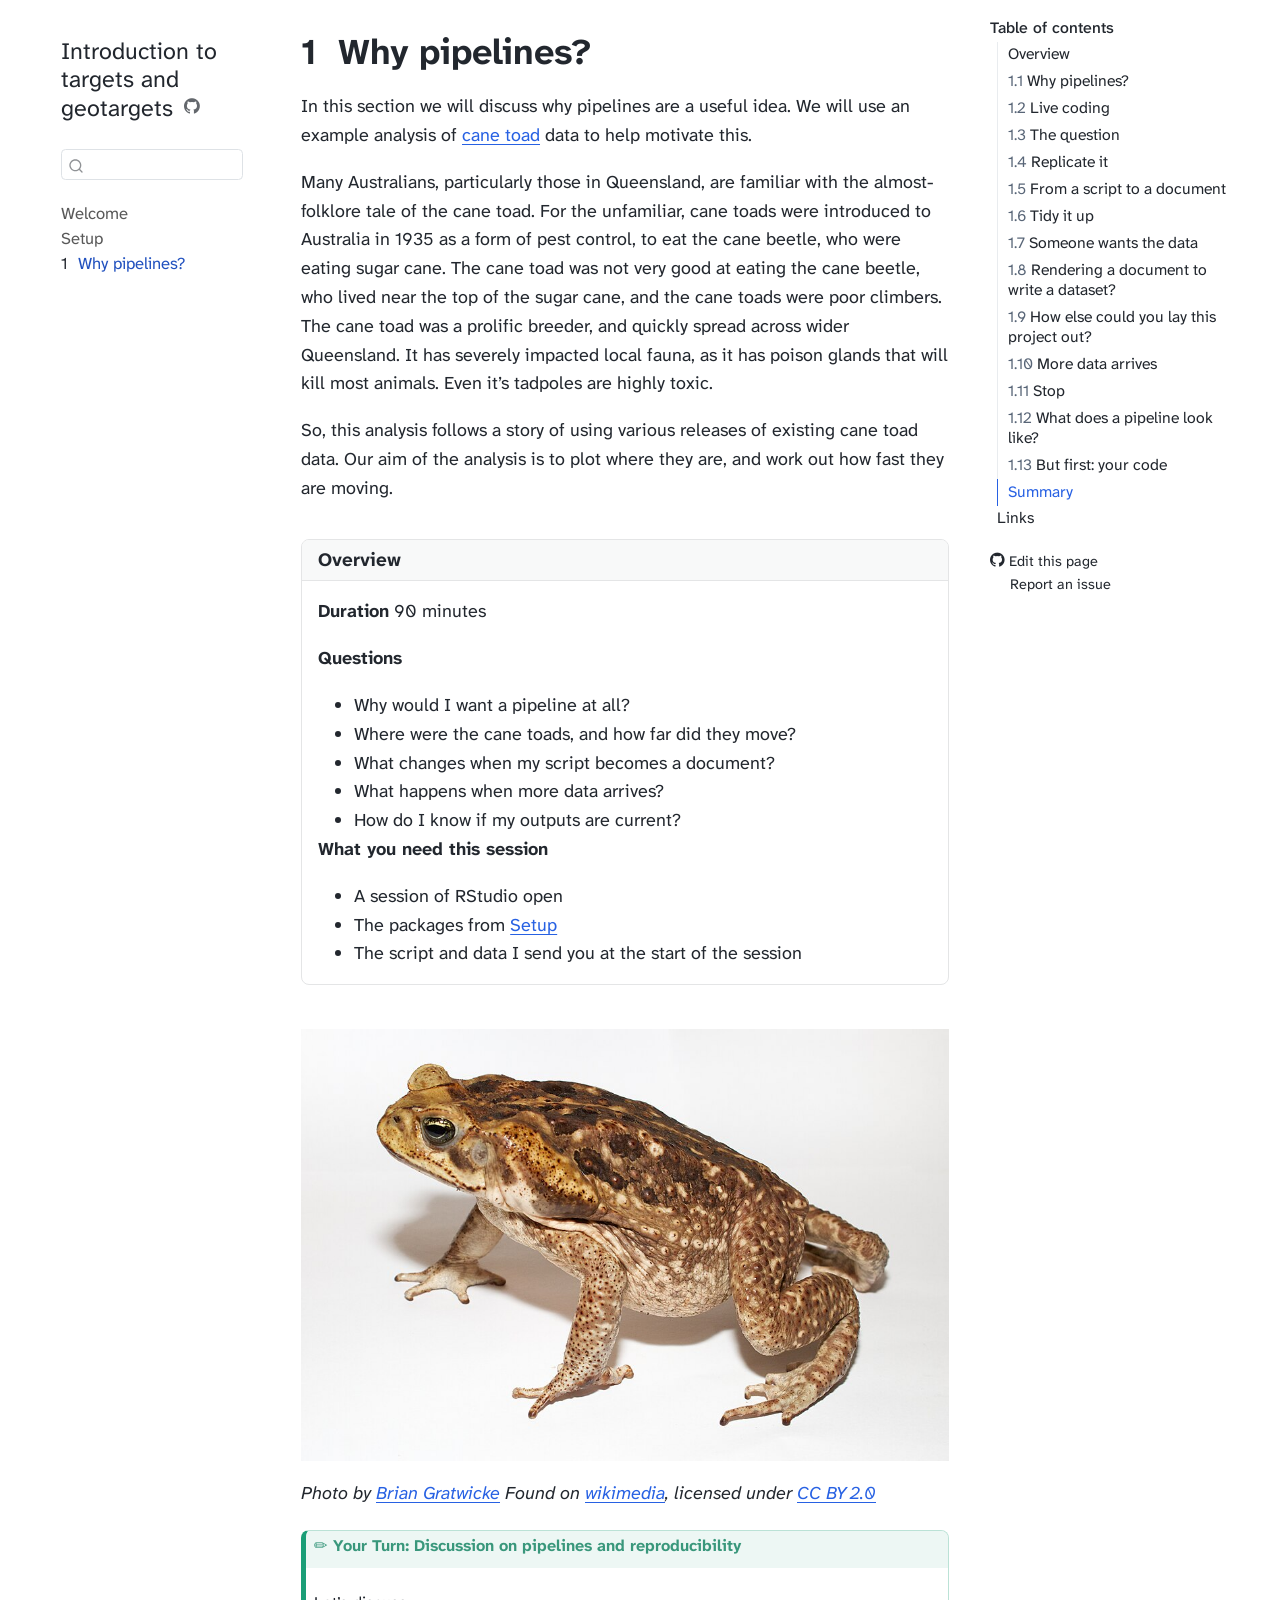
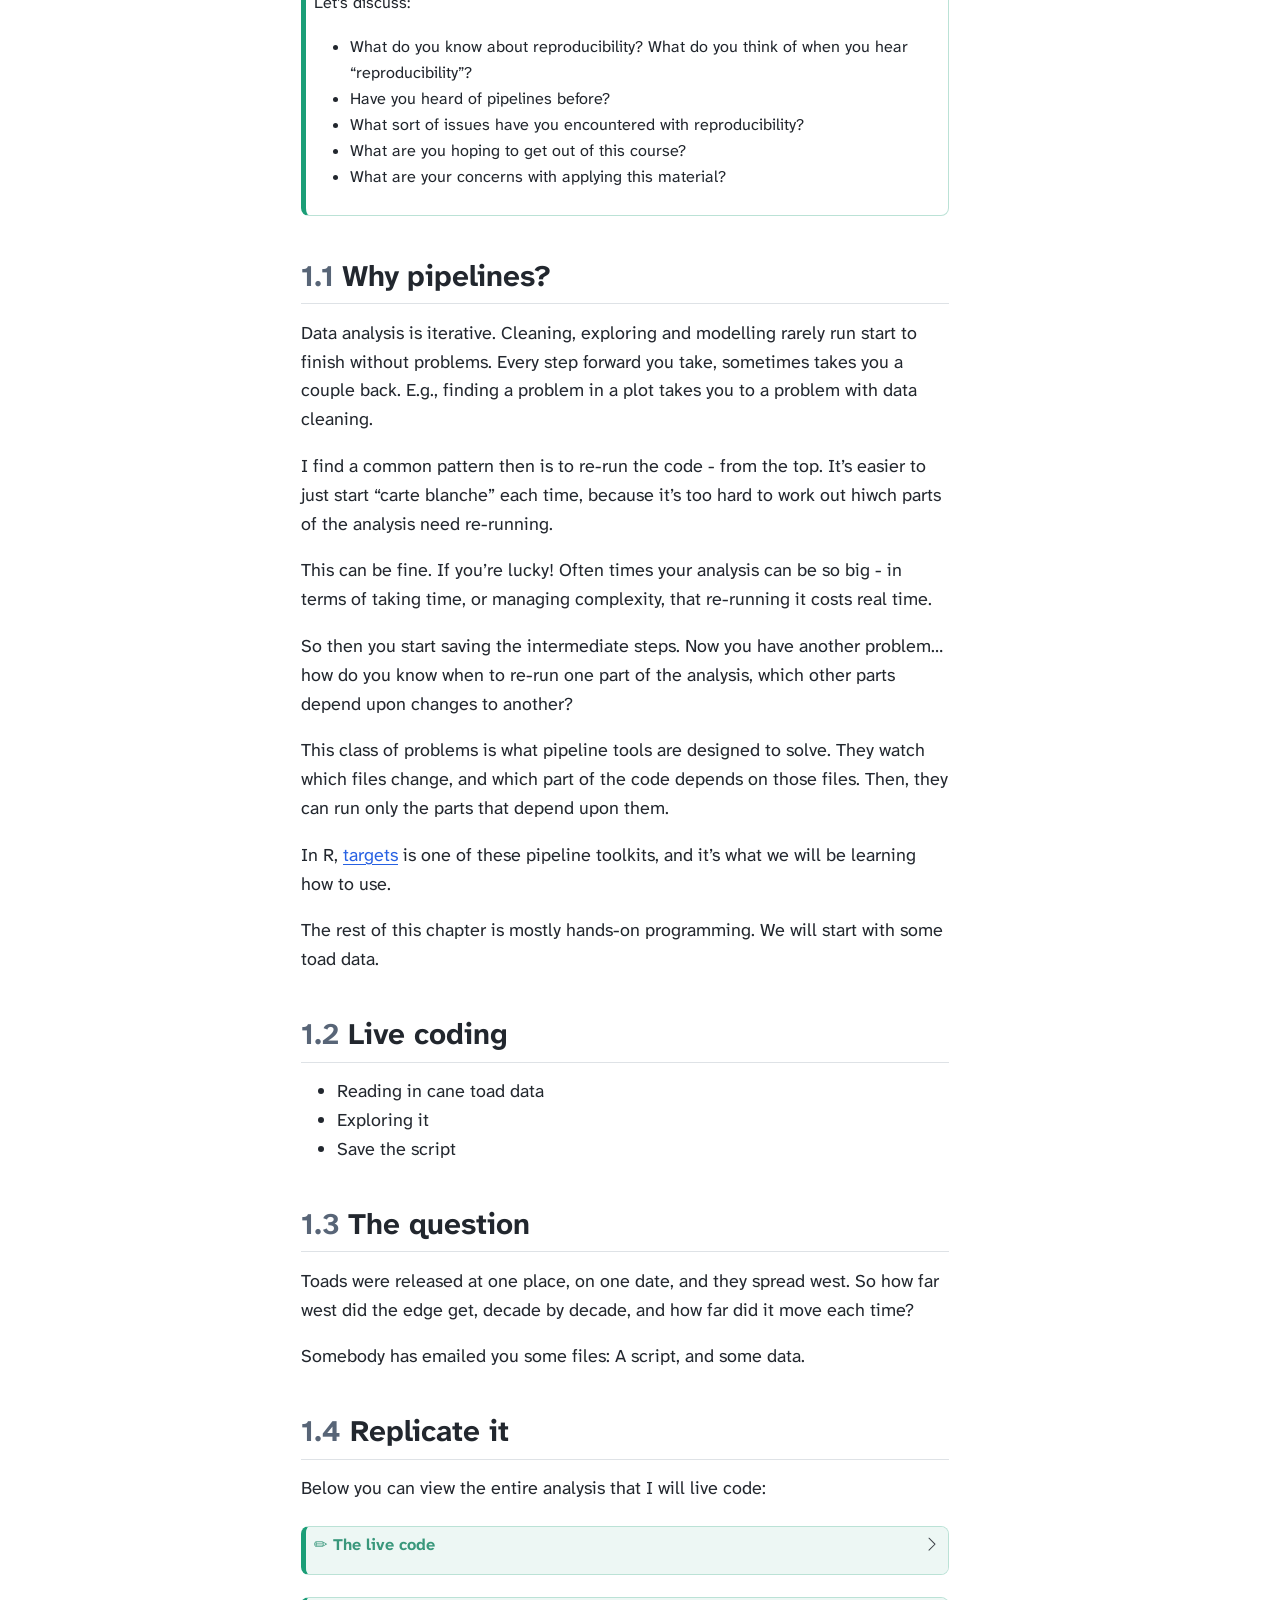
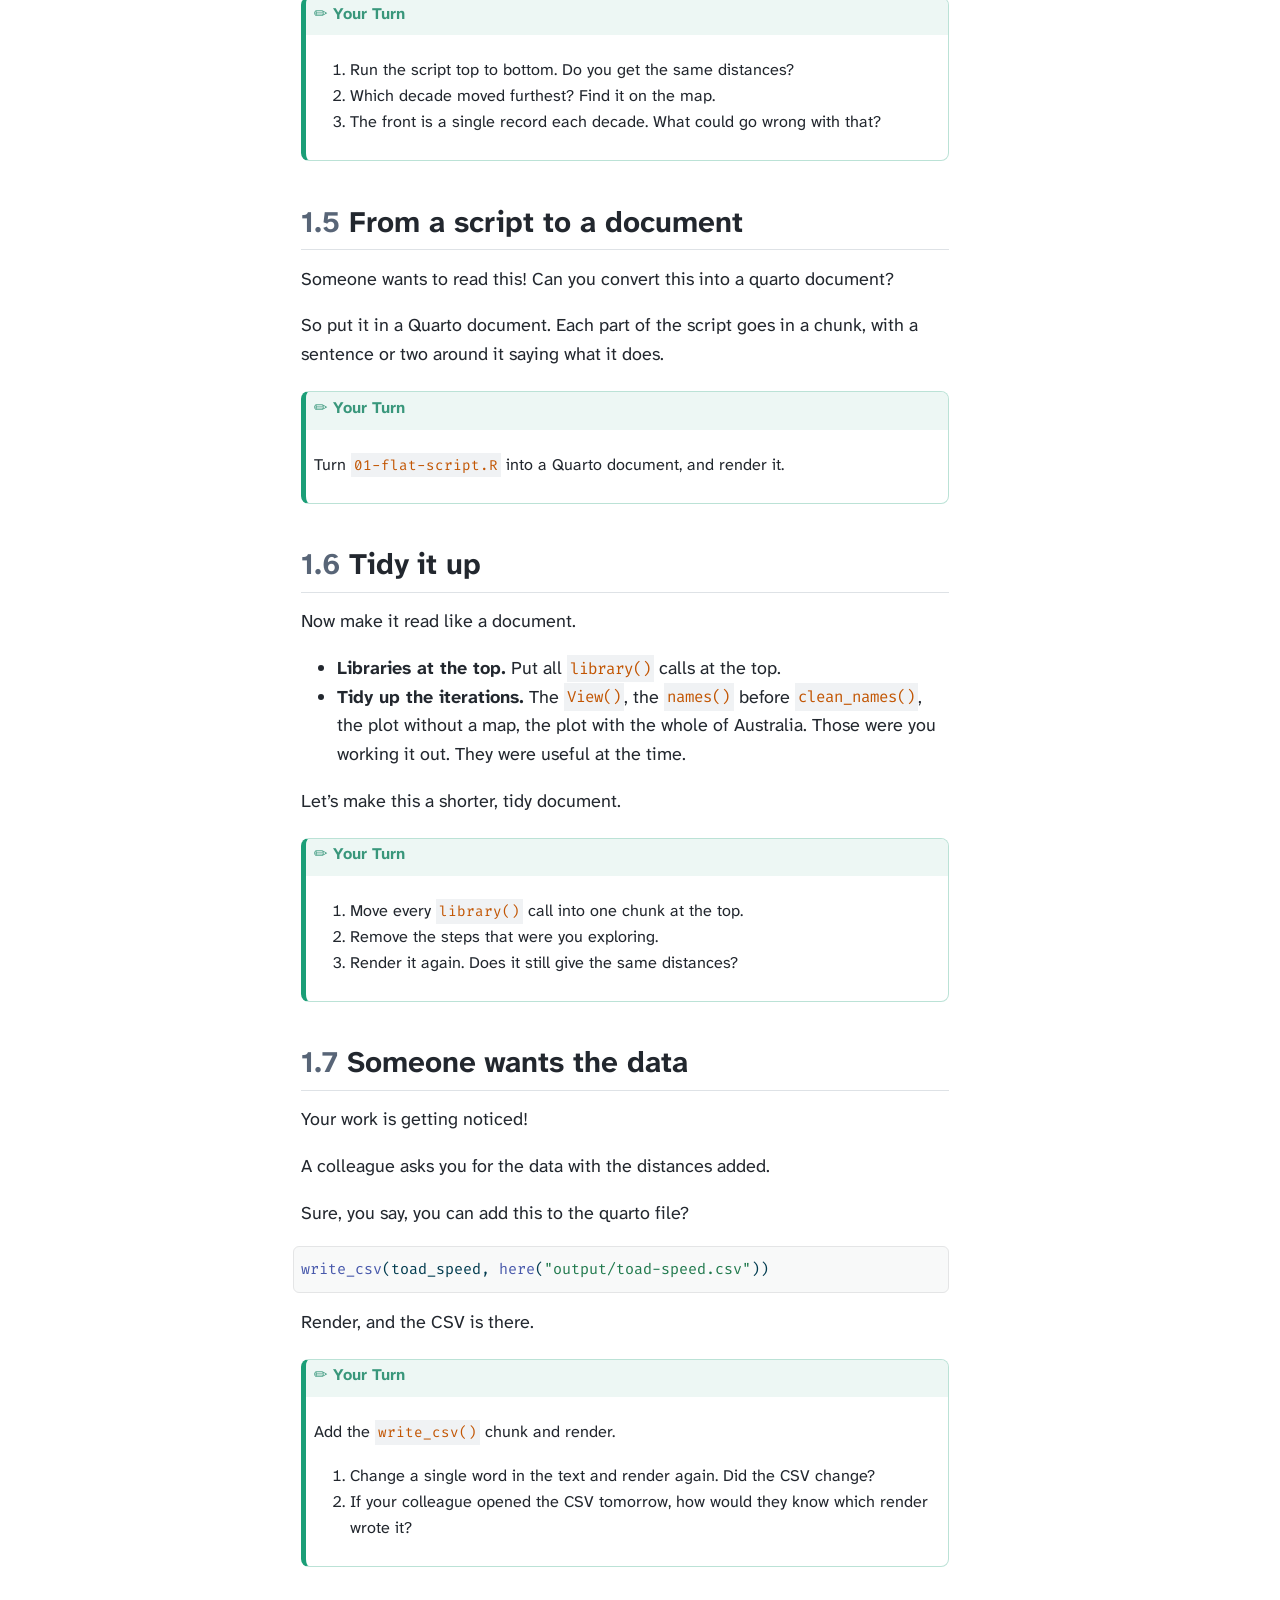
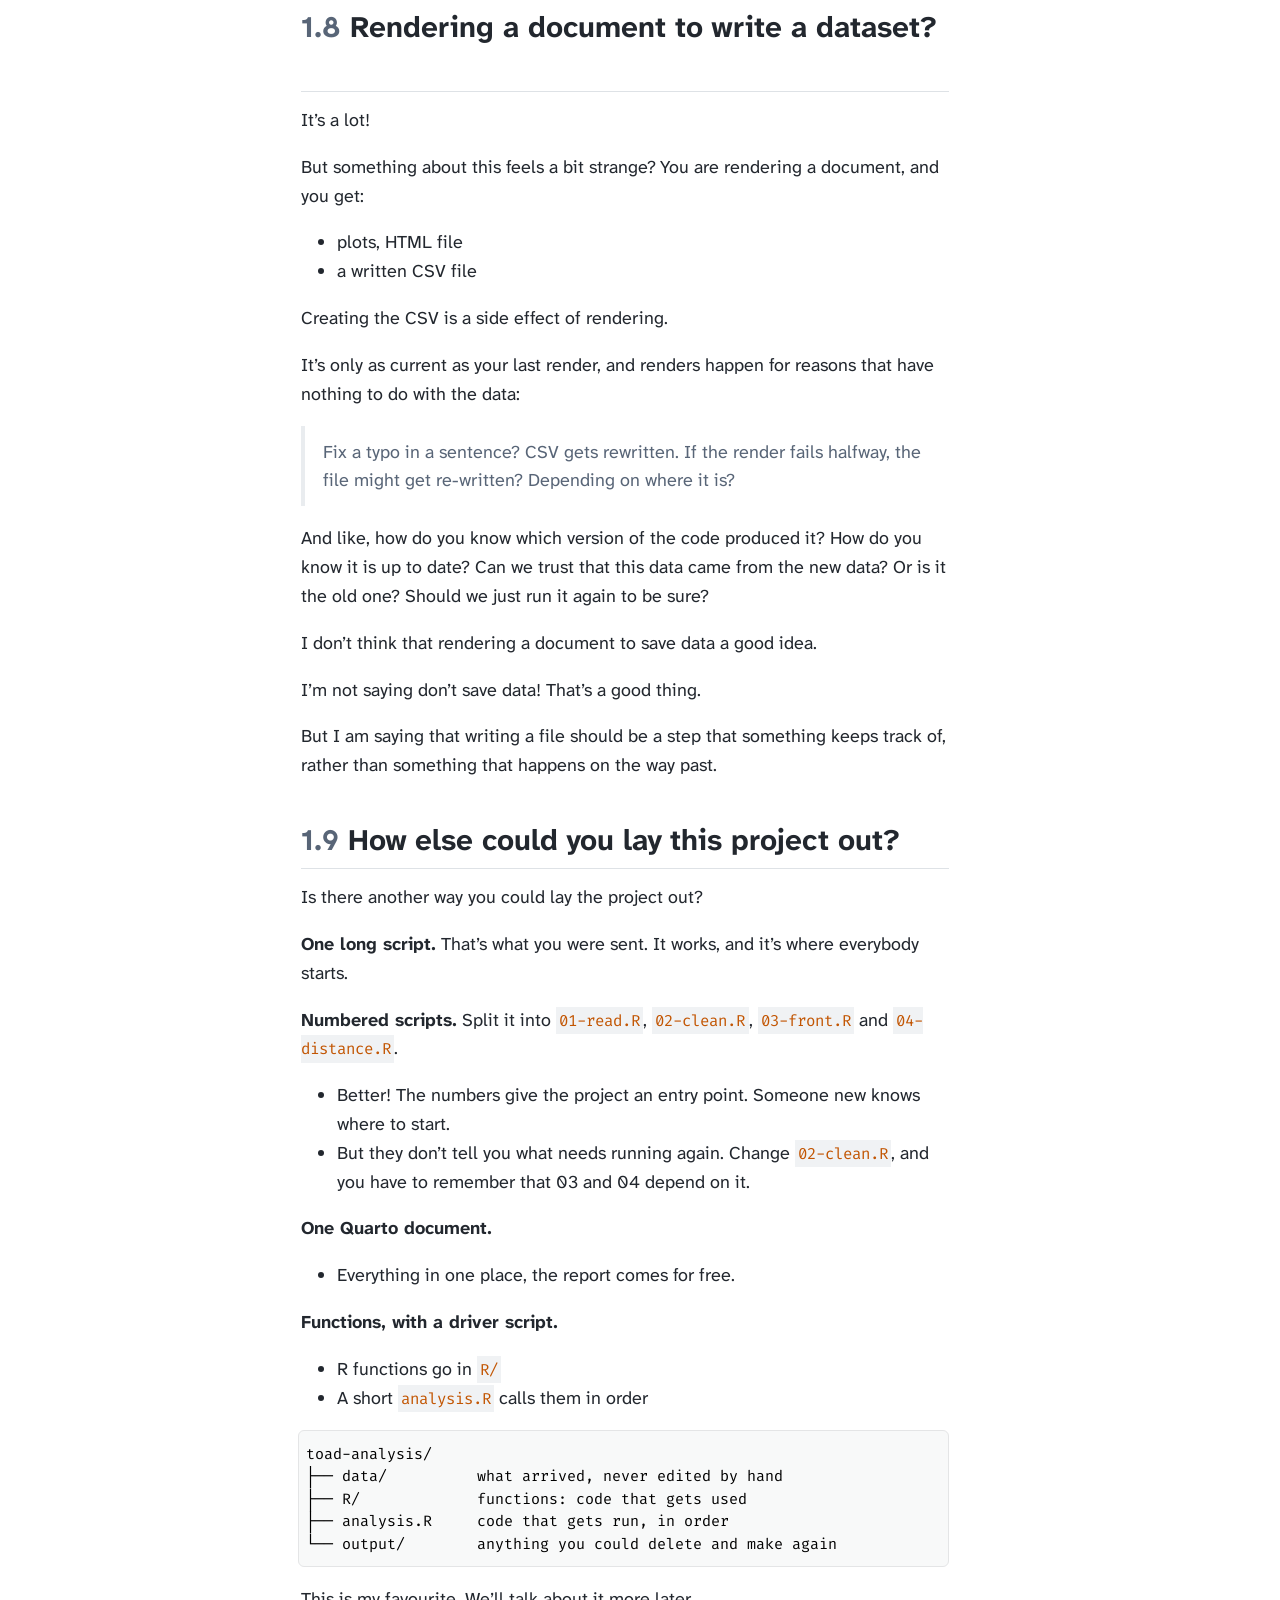
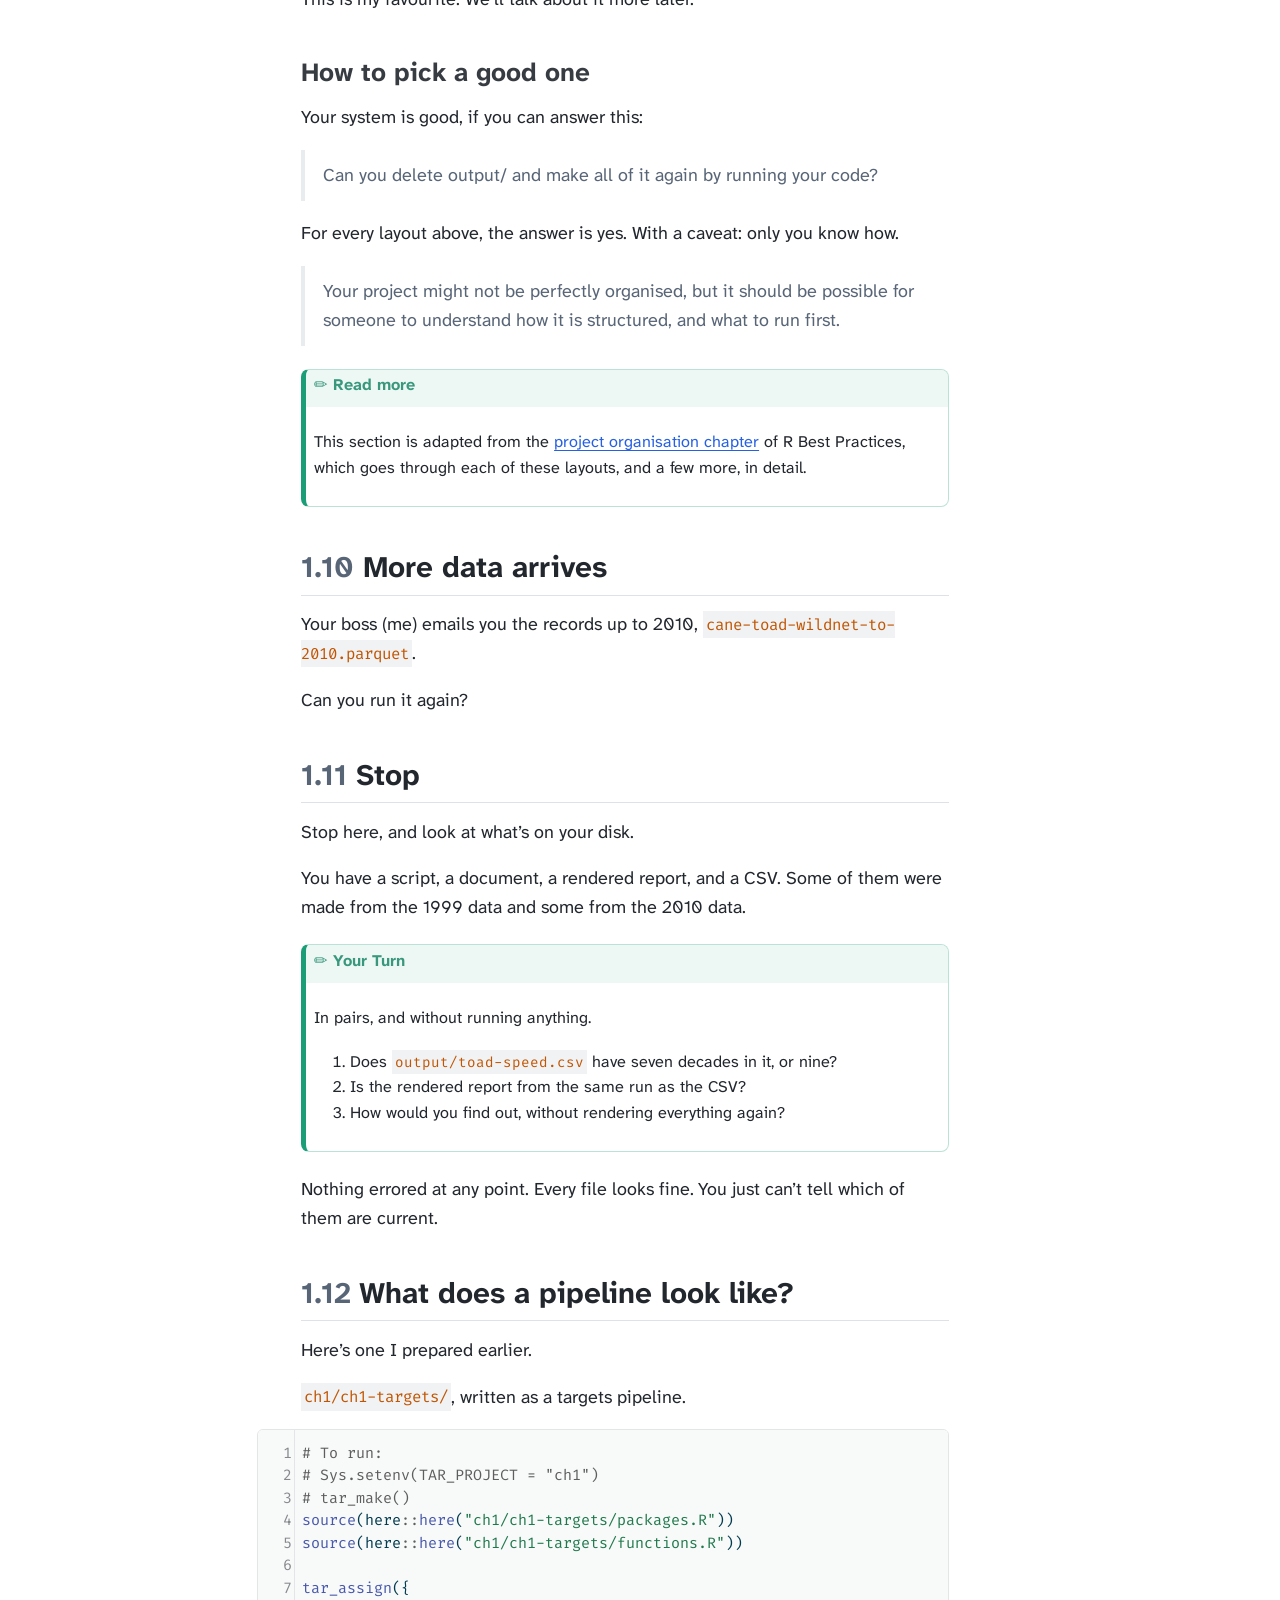
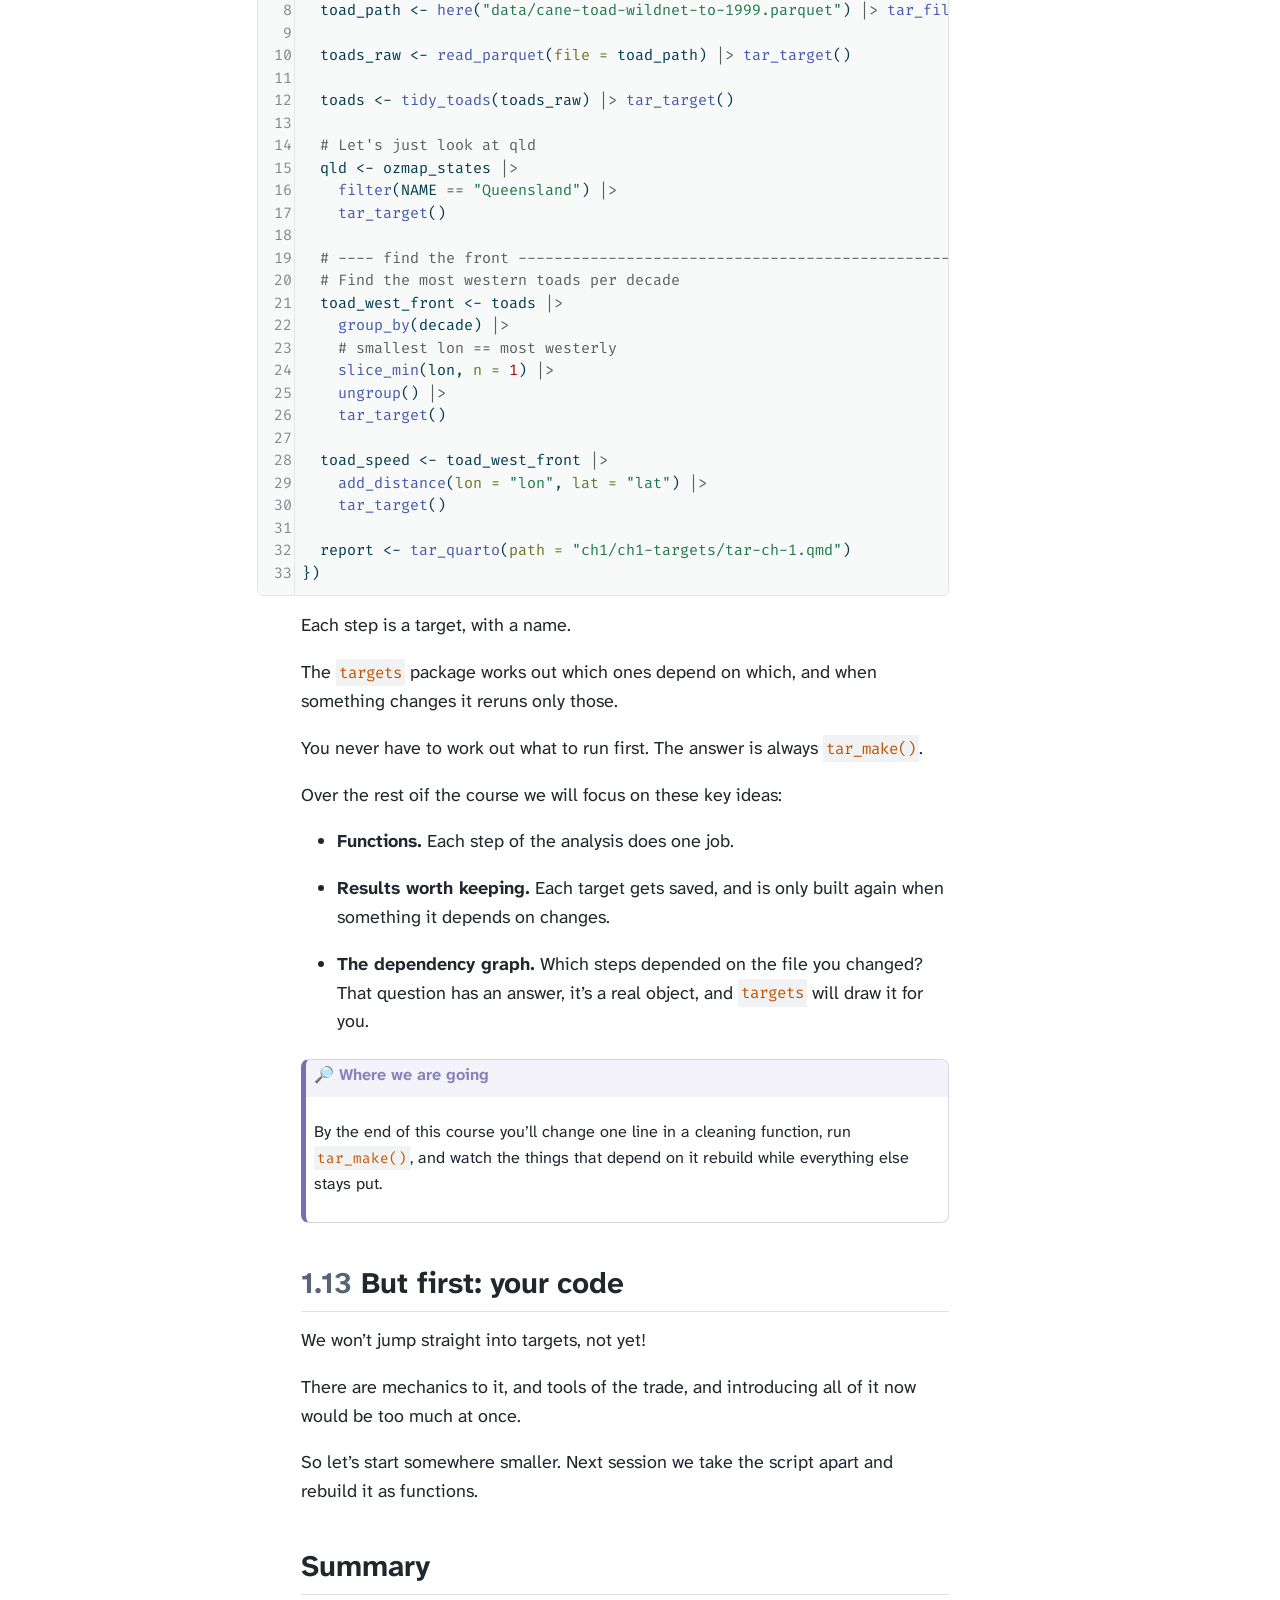
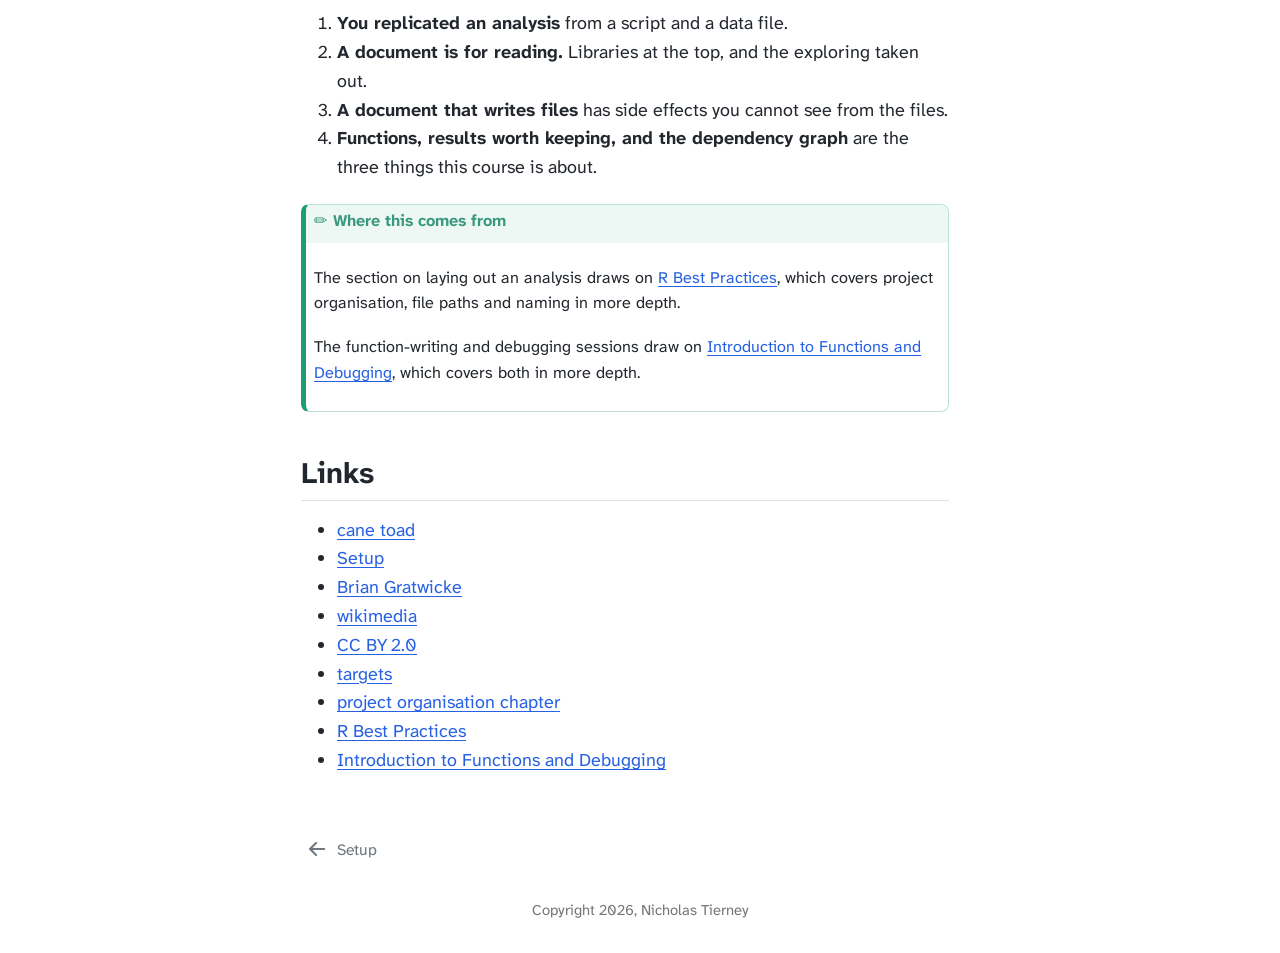
<file: why-pipelines.html>
<!DOCTYPE html>
<html xmlns="http://www.w3.org/1999/xhtml" lang="en" xml:lang="en"><head>

<meta charset="utf-8">
<meta name="generator" content="quarto-1.10.18">

<meta name="viewport" content="width=device-width, initial-scale=1.0, user-scalable=yes">


<title>1&nbsp; Why pipelines? – Introduction to targets and geotargets</title>
<style>
/* Default styles provided by pandoc.
** See https://pandoc.org/MANUAL.html#variables-for-html for config info.
*/
span.smallcaps{font-variant: small-caps;}
div.columns{display: flex; gap: 1.5em;}
div.column{flex: auto;}
@media screen {
div.columns{gap: min(4vw, 1.5em);}
div.column{overflow-x: auto;}
}
div.hanging-indent{margin-left: 1.5em; text-indent: -1.5em;}
ul.task-list{list-style: none;}
ul.task-list li input[type="checkbox"] {
  width: 0.8em;
  margin: 0 0.8em 0.2em -1em; /* quarto-specific, see https://github.com/quarto-dev/quarto-cli/issues/4556 */ 
  vertical-align: middle;
}
/* CSS for syntax highlighting */
html { -webkit-text-size-adjust: 100%; }
pre > code.sourceCode { white-space: pre; position: relative; }
pre > code.sourceCode > span { display: inline-block; line-height: 1.25; }
pre > code.sourceCode > span:empty { height: 1.2em; }
.sourceCode { overflow: visible; }
code.sourceCode > span { color: inherit; text-decoration: inherit; }
div.sourceCode { margin: 1em 0; }
pre.sourceCode { margin: 0; }
@media screen {
div.sourceCode { overflow: auto; }
}
@media print {
pre > code.sourceCode { white-space: pre-wrap; }
pre > code.sourceCode > span { text-indent: -5em; padding-left: 5em; }
}
pre.numberSource code
  { counter-reset: source-line 0; }
pre.numberSource code > span
  { position: relative; left: -4em; counter-increment: source-line; }
pre.numberSource code > span > a:first-child::before
  { content: counter(source-line);
    position: relative; left: -1em; text-align: right; vertical-align: baseline;
    border: none; display: inline-block;
    -webkit-touch-callout: none; -webkit-user-select: none;
    -khtml-user-select: none; -moz-user-select: none;
    -ms-user-select: none; user-select: none;
    padding: 0 4px; width: 4em;
  }
pre.numberSource { margin-left: 3em;  padding-left: 4px; }
div.sourceCode
  {   }
@media screen {
pre > code.sourceCode > span > a:first-child::before { text-decoration: underline; }
}
</style>


<script src="site_libs/quarto-nav/quarto-nav.js"></script>
<script src="site_libs/quarto-nav/headroom.min.js"></script>
<script src="site_libs/clipboard/clipboard.min.js"></script>
<script src="site_libs/quarto-search/autocomplete.umd.js"></script>
<script src="site_libs/quarto-search/fuse.min.js"></script>
<script src="site_libs/quarto-search/quarto-search.js"></script>
<meta name="quarto:offset" content="./">
<link href="./setup.html" rel="prev">
<script src="site_libs/quarto-html/quarto.js" type="module"></script>
<script src="site_libs/quarto-html/tabsets/tabsets.js" type="module"></script>
<script src="site_libs/quarto-html/popper.min.js"></script>
<script src="site_libs/quarto-html/tippy.umd.min.js"></script>
<script src="site_libs/quarto-html/anchor.min.js"></script>
<link href="site_libs/quarto-html/tippy.css" rel="stylesheet">
<link href="site_libs/quarto-html/quarto-syntax-highlighting-b45b7b0fa9169e986df15f1ef60a279c.css" rel="stylesheet" id="quarto-text-highlighting-styles">
<script src="site_libs/bootstrap/bootstrap.min.js"></script>
<link href="site_libs/bootstrap/bootstrap-icons.css" rel="stylesheet">
<link href="site_libs/bootstrap/bootstrap-d8528540b0a15326d4cb04146e0d53d8.min.css" rel="stylesheet" append-hash="true" id="quarto-bootstrap" data-mode="light">
<script id="quarto-search-options" type="application/json">{
  "location": "sidebar",
  "copy-button": false,
  "collapse-after": 3,
  "panel-placement": "start",
  "type": "textbox",
  "limit": 50,
  "keyboard-shortcut": [
    "f",
    "/",
    "s"
  ],
  "show-item-context": false,
  "language": {
    "search-no-results-text": "No results",
    "search-matching-documents-text": "matching documents",
    "search-copy-link-title": "Copy link to search",
    "search-hide-matches-text": "Hide additional matches",
    "search-more-match-text": "more match in this document",
    "search-more-matches-text": "more matches in this document",
    "search-clear-button-title": "Clear",
    "search-text-placeholder": "",
    "search-detached-cancel-button-title": "Cancel",
    "search-submit-button-title": "Submit",
    "search-label": "Search"
  }
}</script>


</head>

<body class="nav-sidebar floating quarto-light">

<div id="quarto-search-results"></div>
  <header id="quarto-header" class="headroom fixed-top">
  <nav class="quarto-secondary-nav">
    <div class="container-fluid d-flex">
      <button type="button" class="quarto-btn-toggle btn" data-bs-toggle="collapse" role="button" data-bs-target=".quarto-sidebar-collapse-item" aria-controls="quarto-sidebar" aria-expanded="false" aria-label="Toggle sidebar navigation" onclick="if (window.quartoToggleHeadroom) { window.quartoToggleHeadroom(); }">
        <i class="bi bi-layout-text-sidebar-reverse"></i>
      </button>
        <nav class="quarto-page-breadcrumbs" aria-label="breadcrumb"><ol class="breadcrumb"><li class="breadcrumb-item"><a href="./why-pipelines.html"><span class="chapter-number">1</span>&nbsp; <span class="chapter-title">Why pipelines?</span></a></li></ol></nav>
        <a class="flex-grow-1" role="navigation" data-bs-toggle="collapse" data-bs-target=".quarto-sidebar-collapse-item" aria-controls="quarto-sidebar" aria-expanded="false" aria-label="Toggle sidebar navigation" onclick="if (window.quartoToggleHeadroom) { window.quartoToggleHeadroom(); }">      
        </a>
      <button type="button" class="btn quarto-search-button" aria-label="Search" onclick="window.quartoOpenSearch();">
        <i class="bi bi-search"></i>
      </button>
    </div>
  </nav>
</header>
<!-- content -->
<div id="quarto-content" class="quarto-container page-columns page-rows-contents page-layout-article">
<!-- sidebar -->
  <nav id="quarto-sidebar" class="sidebar collapse collapse-horizontal quarto-sidebar-collapse-item sidebar-navigation floating overflow-auto">
    <div class="pt-lg-2 mt-2 text-left sidebar-header">
    <div class="sidebar-title mb-0 py-0">
      <a href="./">Introduction to targets and geotargets</a> 
        <div class="sidebar-tools-main">
    <a href="https://https://github.com/njtierney/gentletargets" title="Source Code" class="quarto-navigation-tool px-1" aria-label="Source Code"><i class="bi bi-github"></i></a>
</div>
    </div>
      </div>
        <div class="mt-2 flex-shrink-0 align-items-center">
        <div class="sidebar-search">
        <div id="quarto-search" class="" title="Search"></div>
        </div>
        </div>
    <div class="sidebar-menu-container"> 
    <ul class="list-unstyled mt-1">
        <li class="sidebar-item">
  <div class="sidebar-item-container"> 
  <a href="./index.html" class="sidebar-item-text sidebar-link">
 <span class="menu-text">Welcome</span></a>
  </div>
</li>
        <li class="sidebar-item">
  <div class="sidebar-item-container"> 
  <a href="./setup.html" class="sidebar-item-text sidebar-link">
 <span class="menu-text">Setup</span></a>
  </div>
</li>
        <li class="sidebar-item">
  <div class="sidebar-item-container"> 
  <a href="./why-pipelines.html" class="sidebar-item-text sidebar-link active">
 <span class="menu-text"><span class="chapter-number">1</span>&nbsp; <span class="chapter-title">Why pipelines?</span></span></a>
  </div>
</li>
    </ul>
    </div>
</nav>
<div id="quarto-sidebar-glass" class="quarto-sidebar-collapse-item" data-bs-toggle="collapse" data-bs-target=".quarto-sidebar-collapse-item"></div>
<!-- margin-sidebar -->
    <div id="quarto-margin-sidebar" class="sidebar margin-sidebar">
        <nav id="TOC" role="doc-toc" class="toc-active">
    <h2 id="toc-title">Table of contents</h2>
   
  <ul>
  <li><a href="#overview" id="toc-overview" class="nav-link active" data-scroll-target="#overview">Overview</a></li>
  <li><a href="#why-pipelines" id="toc-why-pipelines" class="nav-link" data-scroll-target="#why-pipelines"><span class="header-section-number">1.1</span> Why pipelines?</a></li>
  <li><a href="#live-coding" id="toc-live-coding" class="nav-link" data-scroll-target="#live-coding"><span class="header-section-number">1.2</span> Live coding</a></li>
  <li><a href="#the-question" id="toc-the-question" class="nav-link" data-scroll-target="#the-question"><span class="header-section-number">1.3</span> The question</a></li>
  <li><a href="#replicate-it" id="toc-replicate-it" class="nav-link" data-scroll-target="#replicate-it"><span class="header-section-number">1.4</span> Replicate it</a></li>
  <li><a href="#from-a-script-to-a-document" id="toc-from-a-script-to-a-document" class="nav-link" data-scroll-target="#from-a-script-to-a-document"><span class="header-section-number">1.5</span> From a script to a document</a></li>
  <li><a href="#tidy-it-up" id="toc-tidy-it-up" class="nav-link" data-scroll-target="#tidy-it-up"><span class="header-section-number">1.6</span> Tidy it up</a></li>
  <li><a href="#someone-wants-the-data" id="toc-someone-wants-the-data" class="nav-link" data-scroll-target="#someone-wants-the-data"><span class="header-section-number">1.7</span> Someone wants the data</a></li>
  <li><a href="#rendering-a-document-to-write-a-dataset" id="toc-rendering-a-document-to-write-a-dataset" class="nav-link" data-scroll-target="#rendering-a-document-to-write-a-dataset"><span class="header-section-number">1.8</span> Rendering a document to write a dataset?</a></li>
  <li><a href="#how-else-could-you-lay-this-project-out" id="toc-how-else-could-you-lay-this-project-out" class="nav-link" data-scroll-target="#how-else-could-you-lay-this-project-out"><span class="header-section-number">1.9</span> How else could you lay this project out?</a>
  <ul class="collapse">
  <li><a href="#how-to-pick-a-good-one" id="toc-how-to-pick-a-good-one" class="nav-link" data-scroll-target="#how-to-pick-a-good-one">How to pick a good one</a></li>
  </ul></li>
  <li><a href="#more-data-arrives" id="toc-more-data-arrives" class="nav-link" data-scroll-target="#more-data-arrives"><span class="header-section-number">1.10</span> More data arrives</a></li>
  <li><a href="#stop" id="toc-stop" class="nav-link" data-scroll-target="#stop"><span class="header-section-number">1.11</span> Stop</a></li>
  <li><a href="#what-does-a-pipeline-look-like" id="toc-what-does-a-pipeline-look-like" class="nav-link" data-scroll-target="#what-does-a-pipeline-look-like"><span class="header-section-number">1.12</span> What does a pipeline look like?</a></li>
  <li><a href="#but-first-your-code" id="toc-but-first-your-code" class="nav-link" data-scroll-target="#but-first-your-code"><span class="header-section-number">1.13</span> But first: your code</a></li>
  <li><a href="#summary" id="toc-summary" class="nav-link" data-scroll-target="#summary">Summary</a></li>
  <li>Links</li>
  </ul>
<div class="toc-actions"><ul><li><a href="https://https://github.com/njtierney/gentletargets/edit/main/why-pipelines.qmd" class="toc-action"><i class="bi bi-github"></i>Edit this page</a></li><li><a href="https://https://github.com/njtierney/gentletargets/issues/new" class="toc-action"><i class="bi empty"></i>Report an issue</a></li></ul></div></nav>
    </div>
<!-- main -->
<main class="content" id="quarto-document-content">

<header id="title-block-header" class="quarto-title-block default">
<div class="quarto-title">
<h1 class="title"><span id="sec-why-pipelines" class="quarto-section-identifier"><span class="chapter-number">1</span>&nbsp; <span class="chapter-title">Why pipelines?</span></span></h1>
</div>



<div class="quarto-title-meta">

    
  
    
  </div>
  


</header>


<p>In this section we will discuss why pipelines are a useful idea. We will use an example analysis of <a href="https://en.wikipedia.org/wiki/Cane_toad">cane toad</a> data to help motivate this.</p>
<p>Many Australians, particularly those in Queensland, are familiar with the almost-folklore tale of the cane toad. For the unfamiliar, cane toads were introduced to Australia in 1935 as a form of pest control, to eat the cane beetle, who were eating sugar cane. The cane toad was not very good at eating the cane beetle, who lived near the top of the sugar cane, and the cane toads were poor climbers. The cane toad was a prolific breeder, and quickly spread across wider Queensland. It has severely impacted local fauna, as it has poison glands that will kill most animals. Even it’s tadpoles are highly toxic.</p>
<p>So, this analysis follows a story of using various releases of existing cane toad data. Our aim of the analysis is to plot where they are, and work out how fast they are moving.</p>
<section id="overview" class="level2 unnumbered overview">
<h2 class="unnumbered anchored" data-anchor-id="overview">Overview</h2>
<p><strong>Duration</strong> 90 minutes</p>
<p><strong>Questions</strong></p>
<!-- These map onto the sections below, in order. If you move a section, move its question. -->
<ul>
<li>Why would I want a pipeline at all?</li>
<li>Where were the cane toads, and how far did they move?</li>
<li>What changes when my script becomes a document?</li>
<li>What happens when more data arrives?</li>
<li>How do I know if my outputs are current?</li>
</ul>
<p><strong>What you need this session</strong></p>
<ul>
<li>A session of RStudio open</li>
<li>The packages from <a href="./setup.html">Setup</a></li>
<li>The script and data I send you at the start of the session</li>
</ul>
</section>
<p><img src="images/adult-cane-toad.jpg" class="img-fluid"></p>
<p><em>Photo by <a href="https://www.flickr.com/photos/briangratwicke/">Brian Gratwicke</a> Found on <a href="https://commons.wikimedia.org/wiki/File:Adult_Cane_toad.jpg">wikimedia</a>, licensed under <a href="https://creativecommons.org/licenses/by/2.0/deed.en">CC BY 2.0</a></em></p>
<div class="callout callout-style-default callout-note callout-titled" title="Your Turn: Discussion on pipelines and reproducibility">
<div class="callout-header d-flex align-content-center">
<div class="callout-icon-container">
<i class="callout-icon"></i>
</div>
<div class="callout-title-container flex-fill">
<span class="screen-reader-only">Note</span>Your Turn: Discussion on pipelines and reproducibility
</div>
</div>
<div class="callout-body-container callout-body">
<p>Let’s discuss:</p>
<ul>
<li>What do you know about reproducibility? What do you think of when you hear “reproducibility”?</li>
<li>Have you heard of pipelines before?</li>
<li>What sort of issues have you encountered with reproducibility?</li>
<li>What are you hoping to get out of this course?</li>
<li>What are your concerns with applying this material?</li>
</ul>
</div>
</div>
<section id="why-pipelines" class="level2" data-number="1.1">
<h2 data-number="1.1" class="anchored" data-anchor-id="why-pipelines"><span class="header-section-number">1.1</span> Why pipelines?</h2>
<p>Data analysis is iterative. Cleaning, exploring and modelling rarely run start to finish without problems. Every step forward you take, sometimes takes you a couple back. E.g., finding a problem in a plot takes you to a problem with data cleaning.</p>
<p>I find a common pattern then is to re-run the code - from the top. It’s easier to just start “carte blanche” each time, because it’s too hard to work out hiwch parts of the analysis need re-running.</p>
<p>This can be fine. If you’re lucky! Often times your analysis can be so big - in terms of taking time, or managing complexity, that re-running it costs real time.</p>
<p>So then you start saving the intermediate steps. Now you have another problem…how do you know when to re-run one part of the analysis, which other parts depend upon changes to another?</p>
<p>This class of problems is what pipeline tools are designed to solve. They watch which files change, and which part of the code depends on those files. Then, they can run only the parts that depend upon them.</p>
<p>In R, <a href="https://books.ropensci.org/targets/">targets</a> is one of these pipeline toolkits, and it’s what we will be learning how to use.</p>
<p>The rest of this chapter is mostly hands-on programming. We will start with some toad data.</p>
</section>
<section id="live-coding" class="level2" data-number="1.2">
<h2 data-number="1.2" class="anchored" data-anchor-id="live-coding"><span class="header-section-number">1.2</span> Live coding</h2>
<ul>
<li>Reading in cane toad data</li>
<li>Exploring it</li>
<li>Save the script</li>
</ul>
</section>
<section id="the-question" class="level2" data-number="1.3">
<h2 data-number="1.3" class="anchored" data-anchor-id="the-question"><span class="header-section-number">1.3</span> The question</h2>
<p>Toads were released at one place, on one date, and they spread west. So how far west did the edge get, decade by decade, and how far did it move each time?</p>
<p>Somebody has emailed you some files: A script, and some data.</p>
</section>
<section id="replicate-it" class="level2" data-number="1.4">
<h2 data-number="1.4" class="anchored" data-anchor-id="replicate-it"><span class="header-section-number">1.4</span> Replicate it</h2>
<p>Below you can view the entire analysis that I will live code:</p>
<div class="callout callout-style-default callout-note callout-titled" title="The live code">
<div class="callout-header d-flex align-content-center collapsed" data-bs-toggle="collapse" data-bs-target=".callout-2-contents" aria-controls="callout-2" aria-expanded="false" aria-label="Toggle callout">
<div class="callout-icon-container">
<i class="callout-icon"></i>
</div>
<div class="callout-title-container flex-fill">
<span class="screen-reader-only">Note</span>The live code
</div>
<div class="callout-btn-toggle d-inline-block border-0 py-1 ps-1 pe-0 float-end"><i class="callout-toggle"></i></div>
</div>
<div id="callout-2" class="callout-2-contents callout-collapse collapse">
<div class="callout-body-container callout-body">
<p>Here’s the script, a piece at a time. The code below is read straight out of <code>ch1/01-flat-script.R</code>, so what you see here is what’s in the file.</p>
<div class="cell">
<div class="code-copy-outer-scaffold"><div class="sourceCode cell-code" id="cb1"><pre class="sourceCode numberSource r number-lines code-with-copy"><code class="sourceCode r"><span id="cb1-1"><a href="#cb1-1" aria-label="1"></a><span class="co"># data read in</span></span>
<span id="cb1-2"><a href="#cb1-2" aria-label="2"></a><span class="fu">library</span>(here)</span>
<span id="cb1-3"><a href="#cb1-3" aria-label="3"></a>toad_path <span class="ot">&lt;-</span> <span class="fu">here</span>(<span class="st">"data/cane-toad-wildnet-to-1999.parquet"</span>)</span>
<span id="cb1-4"><a href="#cb1-4" aria-label="4"></a></span>
<span id="cb1-5"><a href="#cb1-5" aria-label="5"></a><span class="fu">library</span>(arrow)</span>
<span id="cb1-6"><a href="#cb1-6" aria-label="6"></a>toads_raw <span class="ot">&lt;-</span> <span class="fu">read_parquet</span>(<span class="at">file =</span> toad_path)</span>
<span id="cb1-7"><a href="#cb1-7" aria-label="7"></a></span>
<span id="cb1-8"><a href="#cb1-8" aria-label="8"></a><span class="fu">head</span>(toads_raw)</span>
<span id="cb1-9"><a href="#cb1-9" aria-label="9"></a><span class="co">#&gt;    scientificName decimalLatitude decimalLongitude  eventDate</span></span>
<span id="cb1-10"><a href="#cb1-10" aria-label="10"></a><span class="co">#&gt; 1 Rhinella marina       -26.75672         153.1261 1992-07-06</span></span>
<span id="cb1-11"><a href="#cb1-11" aria-label="11"></a><span class="co">#&gt; 2 Rhinella marina       -23.15955         150.4811 1992-03-01</span></span>
<span id="cb1-12"><a href="#cb1-12" aria-label="12"></a><span class="co">#&gt; 3 Rhinella marina       -25.28674         151.9127 1996-09-09</span></span>
<span id="cb1-13"><a href="#cb1-13" aria-label="13"></a><span class="co">#&gt; 4 Rhinella marina       -27.14006         153.0594 1994-05-21</span></span>
<span id="cb1-14"><a href="#cb1-14" aria-label="14"></a><span class="co">#&gt; 5 Rhinella marina       -19.36499         143.1678 1972-01-01</span></span>
<span id="cb1-15"><a href="#cb1-15" aria-label="15"></a><span class="co">#&gt; 6 Rhinella marina       -27.59299         152.5157 1996-05-18</span></span>
<span id="cb1-16"><a href="#cb1-16" aria-label="16"></a><span class="co">#&gt;   coordinateUncertaintyInMeters                   dataResourceName</span></span>
<span id="cb1-17"><a href="#cb1-17" aria-label="17"></a><span class="co">#&gt; 1                          1300 WildNet - Queensland Wildlife Data</span></span>
<span id="cb1-18"><a href="#cb1-18" aria-label="18"></a><span class="co">#&gt; 2                           450 WildNet - Queensland Wildlife Data</span></span>
<span id="cb1-19"><a href="#cb1-19" aria-label="19"></a><span class="co">#&gt; 3                           500 WildNet - Queensland Wildlife Data</span></span>
<span id="cb1-20"><a href="#cb1-20" aria-label="20"></a><span class="co">#&gt; 4                          1300 WildNet - Queensland Wildlife Data</span></span>
<span id="cb1-21"><a href="#cb1-21" aria-label="21"></a><span class="co">#&gt; 5                          3600 WildNet - Queensland Wildlife Data</span></span>
<span id="cb1-22"><a href="#cb1-22" aria-label="22"></a><span class="co">#&gt; 6                           100 WildNet - Queensland Wildlife Data</span></span>
<span id="cb1-23"><a href="#cb1-23" aria-label="23"></a><span class="co">#&gt;   basisOfRecord         license year</span></span>
<span id="cb1-24"><a href="#cb1-24" aria-label="24"></a><span class="co">#&gt; 1    OCCURRENCE CC-BY 4.0 (Int) 1992</span></span>
<span id="cb1-25"><a href="#cb1-25" aria-label="25"></a><span class="co">#&gt; 2    OCCURRENCE CC-BY 4.0 (Int) 1992</span></span>
<span id="cb1-26"><a href="#cb1-26" aria-label="26"></a><span class="co">#&gt; 3    OCCURRENCE CC-BY 4.0 (Int) 1996</span></span>
<span id="cb1-27"><a href="#cb1-27" aria-label="27"></a><span class="co">#&gt; 4    OCCURRENCE CC-BY 4.0 (Int) 1994</span></span>
<span id="cb1-28"><a href="#cb1-28" aria-label="28"></a><span class="co">#&gt; 5    OCCURRENCE CC-BY 4.0 (Int) 1972</span></span>
<span id="cb1-29"><a href="#cb1-29" aria-label="29"></a><span class="co">#&gt; 6    OCCURRENCE CC-BY 4.0 (Int) 1996</span></span></code></pre></div><button title="Copy to Clipboard" class="code-copy-button"><i class="bi"></i></button></div>
</div>
<p>One row is one report of one species, at one place, on one date. It isn’t a survey, and it isn’t a count. Somebody saw a toad and wrote it down.</p>
<p>The column names are long, and they are in camel case. <code>{janitor}</code> tidies them up.</p>
<div class="cell">
<div class="code-copy-outer-scaffold"><div class="sourceCode cell-code" id="cb2"><pre class="sourceCode numberSource r number-lines code-with-copy"><code class="sourceCode r"><span id="cb2-1"><a href="#cb2-1" aria-label="1"></a>toads_raw <span class="sc">|&gt;</span> <span class="fu">names</span>()</span>
<span id="cb2-2"><a href="#cb2-2" aria-label="2"></a><span class="co">#&gt; [1] "scientificName"                "decimalLatitude"              </span></span>
<span id="cb2-3"><a href="#cb2-3" aria-label="3"></a><span class="co">#&gt; [3] "decimalLongitude"              "eventDate"                    </span></span>
<span id="cb2-4"><a href="#cb2-4" aria-label="4"></a><span class="co">#&gt; [5] "coordinateUncertaintyInMeters" "dataResourceName"             </span></span>
<span id="cb2-5"><a href="#cb2-5" aria-label="5"></a><span class="co">#&gt; [7] "basisOfRecord"                 "license"                      </span></span>
<span id="cb2-6"><a href="#cb2-6" aria-label="6"></a><span class="co">#&gt; [9] "year"</span></span>
<span id="cb2-7"><a href="#cb2-7" aria-label="7"></a></span>
<span id="cb2-8"><a href="#cb2-8" aria-label="8"></a><span class="fu">library</span>(janitor)</span>
<span id="cb2-9"><a href="#cb2-9" aria-label="9"></a>toads_raw <span class="sc">|&gt;</span></span>
<span id="cb2-10"><a href="#cb2-10" aria-label="10"></a>  <span class="fu">clean_names</span>() <span class="sc">|&gt;</span></span>
<span id="cb2-11"><a href="#cb2-11" aria-label="11"></a>  <span class="fu">names</span>()</span>
<span id="cb2-12"><a href="#cb2-12" aria-label="12"></a><span class="co">#&gt; [1] "scientific_name"                  "decimal_latitude"                </span></span>
<span id="cb2-13"><a href="#cb2-13" aria-label="13"></a><span class="co">#&gt; [3] "decimal_longitude"                "event_date"                      </span></span>
<span id="cb2-14"><a href="#cb2-14" aria-label="14"></a><span class="co">#&gt; [5] "coordinate_uncertainty_in_meters" "data_resource_name"              </span></span>
<span id="cb2-15"><a href="#cb2-15" aria-label="15"></a><span class="co">#&gt; [7] "basis_of_record"                  "license"                         </span></span>
<span id="cb2-16"><a href="#cb2-16" aria-label="16"></a><span class="co">#&gt; [9] "year"</span></span></code></pre></div><button title="Copy to Clipboard" class="code-copy-button"><i class="bi"></i></button></div>
</div>
<p>Then shorter names for the columns we use most, and a year and a decade to group by.</p>
<div class="cell">
<div class="code-copy-outer-scaffold"><div class="sourceCode cell-code" id="cb3"><pre class="sourceCode numberSource r number-lines code-with-copy"><code class="sourceCode r"><span id="cb3-1"><a href="#cb3-1" aria-label="1"></a><span class="fu">library</span>(tidyverse)</span>
<span id="cb3-2"><a href="#cb3-2" aria-label="2"></a>toads <span class="ot">&lt;-</span> toads_raw <span class="sc">|&gt;</span></span>
<span id="cb3-3"><a href="#cb3-3" aria-label="3"></a>  <span class="fu">clean_names</span>() <span class="sc">|&gt;</span></span>
<span id="cb3-4"><a href="#cb3-4" aria-label="4"></a>  <span class="fu">rename</span>(</span>
<span id="cb3-5"><a href="#cb3-5" aria-label="5"></a>    <span class="at">lat =</span> decimal_latitude,</span>
<span id="cb3-6"><a href="#cb3-6" aria-label="6"></a>    <span class="at">lon =</span> decimal_longitude,</span>
<span id="cb3-7"><a href="#cb3-7" aria-label="7"></a>    <span class="at">date =</span> event_date,</span>
<span id="cb3-8"><a href="#cb3-8" aria-label="8"></a>    <span class="at">coord_var_m =</span> coordinate_uncertainty_in_meters,</span>
<span id="cb3-9"><a href="#cb3-9" aria-label="9"></a>    <span class="at">resource_name =</span> data_resource_name</span>
<span id="cb3-10"><a href="#cb3-10" aria-label="10"></a>  ) <span class="sc">|&gt;</span></span>
<span id="cb3-11"><a href="#cb3-11" aria-label="11"></a>  <span class="fu">mutate</span>(</span>
<span id="cb3-12"><a href="#cb3-12" aria-label="12"></a>    <span class="at">year =</span> <span class="fu">year</span>(date),</span>
<span id="cb3-13"><a href="#cb3-13" aria-label="13"></a>    <span class="at">decade =</span> <span class="fu">floor</span>(year <span class="sc">/</span> <span class="dv">10</span>) <span class="sc">*</span> <span class="dv">10</span>,</span>
<span id="cb3-14"><a href="#cb3-14" aria-label="14"></a>    <span class="at">.after =</span> date</span>
<span id="cb3-15"><a href="#cb3-15" aria-label="15"></a>  )</span>
<span id="cb3-16"><a href="#cb3-16" aria-label="16"></a></span>
<span id="cb3-17"><a href="#cb3-17" aria-label="17"></a><span class="fu">head</span>(toads)</span>
<span id="cb3-18"><a href="#cb3-18" aria-label="18"></a><span class="co">#&gt; # A tibble: 6 × 10</span></span>
<span id="cb3-19"><a href="#cb3-19" aria-label="19"></a><span class="co">#&gt;   scientific_name   lat   lon date                decade coord_var_m</span></span>
<span id="cb3-20"><a href="#cb3-20" aria-label="20"></a><span class="co">#&gt;   &lt;chr&gt;           &lt;dbl&gt; &lt;dbl&gt; &lt;dttm&gt;               &lt;dbl&gt;       &lt;dbl&gt;</span></span>
<span id="cb3-21"><a href="#cb3-21" aria-label="21"></a><span class="co">#&gt; 1 Rhinella marina -26.8  153. 1992-07-06 00:00:00   1990        1300</span></span>
<span id="cb3-22"><a href="#cb3-22" aria-label="22"></a><span class="co">#&gt; 2 Rhinella marina -23.2  150. 1992-03-01 00:00:00   1990         450</span></span>
<span id="cb3-23"><a href="#cb3-23" aria-label="23"></a><span class="co">#&gt; 3 Rhinella marina -25.3  152. 1996-09-09 00:00:00   1990         500</span></span>
<span id="cb3-24"><a href="#cb3-24" aria-label="24"></a><span class="co">#&gt; 4 Rhinella marina -27.1  153. 1994-05-21 00:00:00   1990        1300</span></span>
<span id="cb3-25"><a href="#cb3-25" aria-label="25"></a><span class="co">#&gt; 5 Rhinella marina -19.4  143. 1972-01-01 00:00:00   1970        3600</span></span>
<span id="cb3-26"><a href="#cb3-26" aria-label="26"></a><span class="co">#&gt; 6 Rhinella marina -27.6  153. 1996-05-18 00:00:00   1990         100</span></span>
<span id="cb3-27"><a href="#cb3-27" aria-label="27"></a><span class="co">#&gt; # ℹ 4 more variables: resource_name &lt;chr&gt;, basis_of_record &lt;chr&gt;,</span></span>
<span id="cb3-28"><a href="#cb3-28" aria-label="28"></a><span class="co">#&gt; #   license &lt;chr&gt;, year &lt;dbl&gt;</span></span></code></pre></div><button title="Copy to Clipboard" class="code-copy-button"><i class="bi"></i></button></div>
</div>
<section id="what-have-we-got" class="level3">
<h3 class="anchored" data-anchor-id="what-have-we-got">What have we got?</h3>
<p>Before trusting anything that comes out of this, look at it.</p>
<div class="cell">
<div class="code-copy-outer-scaffold"><div class="sourceCode cell-code" id="cb4"><pre class="sourceCode numberSource r number-lines code-with-copy"><code class="sourceCode r"><span id="cb4-1"><a href="#cb4-1" aria-label="1"></a><span class="co"># EDA</span></span>
<span id="cb4-2"><a href="#cb4-2" aria-label="2"></a><span class="fu">glimpse</span>(toads)</span>
<span id="cb4-3"><a href="#cb4-3" aria-label="3"></a><span class="co">#&gt; Rows: 4,494</span></span>
<span id="cb4-4"><a href="#cb4-4" aria-label="4"></a><span class="co">#&gt; Columns: 10</span></span>
<span id="cb4-5"><a href="#cb4-5" aria-label="5"></a><span class="co">#&gt; $ scientific_name &lt;chr&gt; "Rhinella marina", "Rhinella marina", "Rhinella marina…</span></span>
<span id="cb4-6"><a href="#cb4-6" aria-label="6"></a><span class="co">#&gt; $ lat             &lt;dbl&gt; -26.75672, -23.15955, -25.28674, -27.14006, -19.36499,…</span></span>
<span id="cb4-7"><a href="#cb4-7" aria-label="7"></a><span class="co">#&gt; $ lon             &lt;dbl&gt; 153.1261, 150.4811, 151.9127, 153.0594, 143.1678, 152.…</span></span>
<span id="cb4-8"><a href="#cb4-8" aria-label="8"></a><span class="co">#&gt; $ date            &lt;dttm&gt; 1992-07-06, 1992-03-01, 1996-09-09, 1994-05-21, 1972-…</span></span>
<span id="cb4-9"><a href="#cb4-9" aria-label="9"></a><span class="co">#&gt; $ decade          &lt;dbl&gt; 1990, 1990, 1990, 1990, 1970, 1990, 1960, 1970, 1990, …</span></span>
<span id="cb4-10"><a href="#cb4-10" aria-label="10"></a><span class="co">#&gt; $ coord_var_m     &lt;dbl&gt; 1300, 450, 500, 1300, 3600, 100, 1800, 1800, 1300, 130…</span></span>
<span id="cb4-11"><a href="#cb4-11" aria-label="11"></a><span class="co">#&gt; $ resource_name   &lt;chr&gt; "WildNet - Queensland Wildlife Data", "WildNet - Queen…</span></span>
<span id="cb4-12"><a href="#cb4-12" aria-label="12"></a><span class="co">#&gt; $ basis_of_record &lt;chr&gt; "OCCURRENCE", "OCCURRENCE", "OCCURRENCE", "OCCURRENCE"…</span></span>
<span id="cb4-13"><a href="#cb4-13" aria-label="13"></a><span class="co">#&gt; $ license         &lt;chr&gt; "CC-BY 4.0 (Int)", "CC-BY 4.0 (Int)", "CC-BY 4.0 (Int)…</span></span>
<span id="cb4-14"><a href="#cb4-14" aria-label="14"></a><span class="co">#&gt; $ year            &lt;dbl&gt; 1992, 1992, 1996, 1994, 1972, 1996, 1964, 1974, 1992, …</span></span>
<span id="cb4-15"><a href="#cb4-15" aria-label="15"></a><span class="fu">library</span>(visdat)</span>
<span id="cb4-16"><a href="#cb4-16" aria-label="16"></a><span class="fu">vis_dat</span>(toads)</span></code></pre></div><button title="Copy to Clipboard" class="code-copy-button"><i class="bi"></i></button></div>
<div class="cell-output-display">
<div>
<figure class="figure">
<p><img src="why-pipelines_files/figure-html/look-1.png" class="img-fluid figure-img" width="672"></p>
</figure>
</div>
</div>
<div class="code-copy-outer-scaffold"><div class="sourceCode cell-code" id="cb5"><pre class="sourceCode numberSource r number-lines code-with-copy"><code class="sourceCode r"><span id="cb5-1"><a href="#cb5-1" aria-label="1"></a></span>
<span id="cb5-2"><a href="#cb5-2" aria-label="2"></a><span class="co"># What years does this cover?</span></span>
<span id="cb5-3"><a href="#cb5-3" aria-label="3"></a><span class="fu">range</span>(toads<span class="sc">$</span>year)</span>
<span id="cb5-4"><a href="#cb5-4" aria-label="4"></a><span class="co">#&gt; [1] 1935 1999</span></span></code></pre></div><button title="Copy to Clipboard" class="code-copy-button"><i class="bi"></i></button></div>
</div>
<div class="cell">
<div class="code-copy-outer-scaffold"><div class="sourceCode cell-code" id="cb6"><pre class="sourceCode numberSource r number-lines code-with-copy"><code class="sourceCode r"><span id="cb6-1"><a href="#cb6-1" aria-label="1"></a>toads <span class="sc">|&gt;</span></span>
<span id="cb6-2"><a href="#cb6-2" aria-label="2"></a>  <span class="fu">count</span>(year)</span>
<span id="cb6-3"><a href="#cb6-3" aria-label="3"></a><span class="co">#&gt; # A tibble: 65 × 2</span></span>
<span id="cb6-4"><a href="#cb6-4" aria-label="4"></a><span class="co">#&gt;     year     n</span></span>
<span id="cb6-5"><a href="#cb6-5" aria-label="5"></a><span class="co">#&gt;    &lt;dbl&gt; &lt;int&gt;</span></span>
<span id="cb6-6"><a href="#cb6-6" aria-label="6"></a><span class="co">#&gt;  1  1935     2</span></span>
<span id="cb6-7"><a href="#cb6-7" aria-label="7"></a><span class="co">#&gt;  2  1936    11</span></span>
<span id="cb6-8"><a href="#cb6-8" aria-label="8"></a><span class="co">#&gt;  3  1937    37</span></span>
<span id="cb6-9"><a href="#cb6-9" aria-label="9"></a><span class="co">#&gt;  4  1938     5</span></span>
<span id="cb6-10"><a href="#cb6-10" aria-label="10"></a><span class="co">#&gt;  5  1939     5</span></span>
<span id="cb6-11"><a href="#cb6-11" aria-label="11"></a><span class="co">#&gt;  6  1940    21</span></span>
<span id="cb6-12"><a href="#cb6-12" aria-label="12"></a><span class="co">#&gt;  7  1941     3</span></span>
<span id="cb6-13"><a href="#cb6-13" aria-label="13"></a><span class="co">#&gt;  8  1942     2</span></span>
<span id="cb6-14"><a href="#cb6-14" aria-label="14"></a><span class="co">#&gt;  9  1943     2</span></span>
<span id="cb6-15"><a href="#cb6-15" aria-label="15"></a><span class="co">#&gt; 10  1944    11</span></span>
<span id="cb6-16"><a href="#cb6-16" aria-label="16"></a><span class="co">#&gt; # ℹ 55 more rows</span></span>
<span id="cb6-17"><a href="#cb6-17" aria-label="17"></a></span>
<span id="cb6-18"><a href="#cb6-18" aria-label="18"></a><span class="fu">ggplot</span>(toads, <span class="fu">aes</span>(<span class="at">x =</span> year)) <span class="sc">+</span></span>
<span id="cb6-19"><a href="#cb6-19" aria-label="19"></a>  <span class="fu">geom_bar</span>()</span></code></pre></div><button title="Copy to Clipboard" class="code-copy-button"><i class="bi"></i></button></div>
<div class="cell-output-display">
<div>
<figure class="figure">
<p><img src="why-pipelines_files/figure-html/over-time-1.png" class="img-fluid figure-img" width="672"></p>
</figure>
</div>
</div>
<div class="code-copy-outer-scaffold"><div class="sourceCode cell-code" id="cb7"><pre class="sourceCode numberSource r number-lines code-with-copy"><code class="sourceCode r"><span id="cb7-1"><a href="#cb7-1" aria-label="1"></a></span>
<span id="cb7-2"><a href="#cb7-2" aria-label="2"></a>toads <span class="sc">|&gt;</span></span>
<span id="cb7-3"><a href="#cb7-3" aria-label="3"></a>  <span class="fu">count</span>(decade)</span>
<span id="cb7-4"><a href="#cb7-4" aria-label="4"></a><span class="co">#&gt; # A tibble: 7 × 2</span></span>
<span id="cb7-5"><a href="#cb7-5" aria-label="5"></a><span class="co">#&gt;   decade     n</span></span>
<span id="cb7-6"><a href="#cb7-6" aria-label="6"></a><span class="co">#&gt;    &lt;dbl&gt; &lt;int&gt;</span></span>
<span id="cb7-7"><a href="#cb7-7" aria-label="7"></a><span class="co">#&gt; 1   1930    60</span></span>
<span id="cb7-8"><a href="#cb7-8" aria-label="8"></a><span class="co">#&gt; 2   1940    83</span></span>
<span id="cb7-9"><a href="#cb7-9" aria-label="9"></a><span class="co">#&gt; 3   1950   143</span></span>
<span id="cb7-10"><a href="#cb7-10" aria-label="10"></a><span class="co">#&gt; 4   1960   240</span></span>
<span id="cb7-11"><a href="#cb7-11" aria-label="11"></a><span class="co">#&gt; 5   1970   867</span></span>
<span id="cb7-12"><a href="#cb7-12" aria-label="12"></a><span class="co">#&gt; 6   1980   310</span></span>
<span id="cb7-13"><a href="#cb7-13" aria-label="13"></a><span class="co">#&gt; 7   1990  2791</span></span>
<span id="cb7-14"><a href="#cb7-14" aria-label="14"></a></span>
<span id="cb7-15"><a href="#cb7-15" aria-label="15"></a><span class="fu">ggplot</span>(toads, <span class="fu">aes</span>(<span class="at">x =</span> decade)) <span class="sc">+</span></span>
<span id="cb7-16"><a href="#cb7-16" aria-label="16"></a>  <span class="fu">geom_bar</span>()</span></code></pre></div><button title="Copy to Clipboard" class="code-copy-button"><i class="bi"></i></button></div>
<div class="cell-output-display">
<div>
<figure class="figure">
<p><img src="why-pipelines_files/figure-html/over-time-2.png" class="img-fluid figure-img" width="672"></p>
</figure>
</div>
</div>
</div>
<p>That’s how often somebody wrote a toad down, not how many toads there were. More records in the 1990s mostly means more people looking.</p>
</section>
<section id="where-are-they" class="level3">
<h3 class="anchored" data-anchor-id="where-are-they">Where are they?</h3>
<p>First, just the points. Then the points on a map of Australia.</p>
<div class="cell">
<div class="code-copy-outer-scaffold"><div class="sourceCode cell-code" id="cb8"><pre class="sourceCode numberSource r number-lines code-with-copy"><code class="sourceCode r"><span id="cb8-1"><a href="#cb8-1" aria-label="1"></a><span class="co"># Maps</span></span>
<span id="cb8-2"><a href="#cb8-2" aria-label="2"></a><span class="fu">ggplot</span>(toads, <span class="fu">aes</span>(<span class="at">x =</span> lon, <span class="at">y =</span> lat)) <span class="sc">+</span></span>
<span id="cb8-3"><a href="#cb8-3" aria-label="3"></a>  <span class="fu">geom_point</span>()</span></code></pre></div><button title="Copy to Clipboard" class="code-copy-button"><i class="bi"></i></button></div>
<div class="cell-output-display">
<div>
<figure class="figure">
<p><img src="why-pipelines_files/figure-html/map-first-look-1.png" class="img-fluid figure-img" width="672"></p>
</figure>
</div>
</div>
<div class="code-copy-outer-scaffold"><div class="sourceCode cell-code" id="cb9"><pre class="sourceCode numberSource r number-lines code-with-copy"><code class="sourceCode r"><span id="cb9-1"><a href="#cb9-1" aria-label="1"></a><span class="co"># Looks a bit like queensland?</span></span>
<span id="cb9-2"><a href="#cb9-2" aria-label="2"></a></span>
<span id="cb9-3"><a href="#cb9-3" aria-label="3"></a><span class="fu">library</span>(ozmaps)</span>
<span id="cb9-4"><a href="#cb9-4" aria-label="4"></a><span class="fu">library</span>(sf)</span>
<span id="cb9-5"><a href="#cb9-5" aria-label="5"></a>gg_oz <span class="ot">&lt;-</span> <span class="fu">ggplot</span>() <span class="sc">+</span> <span class="fu">geom_sf</span>(<span class="at">data =</span> ozmap_states)</span>
<span id="cb9-6"><a href="#cb9-6" aria-label="6"></a></span>
<span id="cb9-7"><a href="#cb9-7" aria-label="7"></a>gg_oz</span></code></pre></div><button title="Copy to Clipboard" class="code-copy-button"><i class="bi"></i></button></div>
<div class="cell-output-display">
<div>
<figure class="figure">
<p><img src="why-pipelines_files/figure-html/map-first-look-2.png" class="img-fluid figure-img" width="672"></p>
</figure>
</div>
</div>
<div class="code-copy-outer-scaffold"><div class="sourceCode cell-code" id="cb10"><pre class="sourceCode numberSource r number-lines code-with-copy"><code class="sourceCode r"><span id="cb10-1"><a href="#cb10-1" aria-label="1"></a></span>
<span id="cb10-2"><a href="#cb10-2" aria-label="2"></a>gg_oz <span class="sc">+</span></span>
<span id="cb10-3"><a href="#cb10-3" aria-label="3"></a>  <span class="fu">geom_point</span>(<span class="at">data =</span> toads, <span class="fu">aes</span>(<span class="at">x =</span> lon, <span class="at">y =</span> lat))</span></code></pre></div><button title="Copy to Clipboard" class="code-copy-button"><i class="bi"></i></button></div>
<div class="cell-output-display">
<div>
<figure class="figure">
<p><img src="why-pipelines_files/figure-html/map-first-look-3.png" class="img-fluid figure-img" width="672"></p>
</figure>
</div>
</div>
<div class="code-copy-outer-scaffold"><div class="sourceCode cell-code" id="cb11"><pre class="sourceCode numberSource r number-lines code-with-copy"><code class="sourceCode r"><span id="cb11-1"><a href="#cb11-1" aria-label="1"></a></span>
<span id="cb11-2"><a href="#cb11-2" aria-label="2"></a><span class="co"># What's in ozmap_states</span></span>
<span id="cb11-3"><a href="#cb11-3" aria-label="3"></a>ozmap_states</span>
<span id="cb11-4"><a href="#cb11-4" aria-label="4"></a><span class="co">#&gt; Simple feature collection with 9 features and 1 field</span></span>
<span id="cb11-5"><a href="#cb11-5" aria-label="5"></a><span class="co">#&gt; Geometry type: MULTIPOLYGON</span></span>
<span id="cb11-6"><a href="#cb11-6" aria-label="6"></a><span class="co">#&gt; Dimension:     XY</span></span>
<span id="cb11-7"><a href="#cb11-7" aria-label="7"></a><span class="co">#&gt; Bounding box:  xmin: 105.5507 ymin: -43.63203 xmax: 167.9969 ymax: -9.229287</span></span>
<span id="cb11-8"><a href="#cb11-8" aria-label="8"></a><span class="co">#&gt; Geodetic CRS:  GDA94</span></span>
<span id="cb11-9"><a href="#cb11-9" aria-label="9"></a><span class="co">#&gt; # A tibble: 9 × 2</span></span>
<span id="cb11-10"><a href="#cb11-10" aria-label="10"></a><span class="co">#&gt;   NAME                                                                  geometry</span></span>
<span id="cb11-11"><a href="#cb11-11" aria-label="11"></a><span class="co">#&gt; * &lt;chr&gt;                                                       &lt;MULTIPOLYGON [°]&gt;</span></span>
<span id="cb11-12"><a href="#cb11-12" aria-label="12"></a><span class="co">#&gt; 1 New South Wales              (((150.7016 -35.12286, 150.6611 -35.11782, 150.6…</span></span>
<span id="cb11-13"><a href="#cb11-13" aria-label="13"></a><span class="co">#&gt; 2 Victoria                     (((146.6196 -38.70196, 146.6721 -38.70259, 146.6…</span></span>
<span id="cb11-14"><a href="#cb11-14" aria-label="14"></a><span class="co">#&gt; 3 Queensland                   (((148.8473 -20.3457, 148.8722 -20.37575, 148.85…</span></span>
<span id="cb11-15"><a href="#cb11-15" aria-label="15"></a><span class="co">#&gt; 4 South Australia              (((137.3481 -34.48242, 137.3749 -34.46885, 137.3…</span></span>
<span id="cb11-16"><a href="#cb11-16" aria-label="16"></a><span class="co">#&gt; 5 Western Australia            (((126.3868 -14.01168, 126.3625 -13.98264, 126.3…</span></span>
<span id="cb11-17"><a href="#cb11-17" aria-label="17"></a><span class="co">#&gt; 6 Tasmania                     (((147.8397 -40.29844, 147.8902 -40.30258, 147.8…</span></span>
<span id="cb11-18"><a href="#cb11-18" aria-label="18"></a><span class="co">#&gt; 7 Northern Territory           (((136.3669 -13.84237, 136.3339 -13.83922, 136.3…</span></span>
<span id="cb11-19"><a href="#cb11-19" aria-label="19"></a><span class="co">#&gt; 8 Australian Capital Territory (((149.2317 -35.222, 149.2346 -35.24047, 149.271…</span></span>
<span id="cb11-20"><a href="#cb11-20" aria-label="20"></a><span class="co">#&gt; 9 Other Territories            (((167.9333 -29.05421, 167.9188 -29.0344, 167.93…</span></span></code></pre></div><button title="Copy to Clipboard" class="code-copy-button"><i class="bi"></i></button></div>
</div>
<p>They’re all in one state, so zoom in on Queensland.</p>
<div class="cell">
<div class="code-copy-outer-scaffold"><div class="sourceCode cell-code" id="cb12"><pre class="sourceCode numberSource r number-lines code-with-copy"><code class="sourceCode r"><span id="cb12-1"><a href="#cb12-1" aria-label="1"></a><span class="co"># Let's just look at qld</span></span>
<span id="cb12-2"><a href="#cb12-2" aria-label="2"></a>qld <span class="ot">&lt;-</span> ozmap_states <span class="sc">|&gt;</span></span>
<span id="cb12-3"><a href="#cb12-3" aria-label="3"></a>  <span class="fu">filter</span>(NAME <span class="sc">==</span> <span class="st">"Queensland"</span>)</span>
<span id="cb12-4"><a href="#cb12-4" aria-label="4"></a></span>
<span id="cb12-5"><a href="#cb12-5" aria-label="5"></a>gg_qld <span class="ot">&lt;-</span> <span class="fu">ggplot</span>() <span class="sc">+</span> <span class="fu">geom_sf</span>(<span class="at">data =</span> qld)</span>
<span id="cb12-6"><a href="#cb12-6" aria-label="6"></a>gg_qld</span></code></pre></div><button title="Copy to Clipboard" class="code-copy-button"><i class="bi"></i></button></div>
<div class="cell-output-display">
<div>
<figure class="figure">
<p><img src="why-pipelines_files/figure-html/map-qld-1.png" class="img-fluid figure-img" width="672"></p>
</figure>
</div>
</div>
<div class="code-copy-outer-scaffold"><div class="sourceCode cell-code" id="cb13"><pre class="sourceCode numberSource r number-lines code-with-copy"><code class="sourceCode r"><span id="cb13-1"><a href="#cb13-1" aria-label="1"></a></span>
<span id="cb13-2"><a href="#cb13-2" aria-label="2"></a>gg_qld <span class="sc">+</span> <span class="fu">geom_point</span>(<span class="at">data =</span> toads, <span class="fu">aes</span>(<span class="at">x =</span> lon, <span class="at">y =</span> lat), <span class="at">alpha =</span> <span class="fl">0.2</span>)</span></code></pre></div><button title="Copy to Clipboard" class="code-copy-button"><i class="bi"></i></button></div>
<div class="cell-output-display">
<div>
<figure class="figure">
<p><img src="why-pipelines_files/figure-html/map-qld-2.png" class="img-fluid figure-img" width="672"></p>
</figure>
</div>
</div>
<div class="code-copy-outer-scaffold"><div class="sourceCode cell-code" id="cb14"><pre class="sourceCode numberSource r number-lines code-with-copy"><code class="sourceCode r"><span id="cb14-1"><a href="#cb14-1" aria-label="1"></a></span>
<span id="cb14-2"><a href="#cb14-2" aria-label="2"></a><span class="co"># One panel per decade</span></span>
<span id="cb14-3"><a href="#cb14-3" aria-label="3"></a>gg_qld <span class="sc">+</span></span>
<span id="cb14-4"><a href="#cb14-4" aria-label="4"></a>  <span class="fu">geom_point</span>(<span class="at">data =</span> toads, <span class="fu">aes</span>(<span class="at">x =</span> lon, <span class="at">y =</span> lat), <span class="at">alpha =</span> <span class="fl">0.2</span>) <span class="sc">+</span></span>
<span id="cb14-5"><a href="#cb14-5" aria-label="5"></a>  <span class="fu">facet_wrap</span>(<span class="sc">~</span>decade, <span class="at">nrow =</span> <span class="dv">2</span>)</span></code></pre></div><button title="Copy to Clipboard" class="code-copy-button"><i class="bi"></i></button></div>
<div class="cell-output-display">
<div>
<figure class="figure">
<p><img src="why-pipelines_files/figure-html/map-qld-3.png" class="img-fluid figure-img" width="672"></p>
</figure>
</div>
</div>
</div>
<p>You can watch them come down the coast and head inland.</p>
</section>
<section id="find-the-front" class="level3">
<h3 class="anchored" data-anchor-id="find-the-front">Find the front</h3>
<p>The front is the westernmost record in each decade. Longitude gets smaller as you go west, so that’s the smallest <code>lon</code>.</p>
<div class="cell">
<div class="code-copy-outer-scaffold"><div class="sourceCode cell-code" id="cb15"><pre class="sourceCode numberSource r number-lines code-with-copy"><code class="sourceCode r"><span id="cb15-1"><a href="#cb15-1" aria-label="1"></a><span class="co"># Find the most western toads per decade</span></span>
<span id="cb15-2"><a href="#cb15-2" aria-label="2"></a>toad_west_front <span class="ot">&lt;-</span> toads <span class="sc">|&gt;</span></span>
<span id="cb15-3"><a href="#cb15-3" aria-label="3"></a>  <span class="fu">group_by</span>(decade) <span class="sc">|&gt;</span></span>
<span id="cb15-4"><a href="#cb15-4" aria-label="4"></a>  <span class="co"># smallest lon == most westerly</span></span>
<span id="cb15-5"><a href="#cb15-5" aria-label="5"></a>  <span class="fu">slice_min</span>(lon, <span class="at">n =</span> <span class="dv">1</span>) <span class="sc">|&gt;</span></span>
<span id="cb15-6"><a href="#cb15-6" aria-label="6"></a>  <span class="fu">ungroup</span>()</span></code></pre></div><button title="Copy to Clipboard" class="code-copy-button"><i class="bi"></i></button></div>
</div>
<div class="cell">
<div class="code-copy-outer-scaffold"><div class="sourceCode cell-code" id="cb16"><pre class="sourceCode numberSource r number-lines code-with-copy"><code class="sourceCode r"><span id="cb16-1"><a href="#cb16-1" aria-label="1"></a>gg_qld <span class="sc">+</span></span>
<span id="cb16-2"><a href="#cb16-2" aria-label="2"></a>  <span class="fu">geom_point</span>(</span>
<span id="cb16-3"><a href="#cb16-3" aria-label="3"></a>    <span class="at">data =</span> toads,</span>
<span id="cb16-4"><a href="#cb16-4" aria-label="4"></a>    <span class="fu">aes</span>(<span class="at">x =</span> lon, <span class="at">y =</span> lat),</span>
<span id="cb16-5"><a href="#cb16-5" aria-label="5"></a>    <span class="at">alpha =</span> <span class="fl">0.2</span></span>
<span id="cb16-6"><a href="#cb16-6" aria-label="6"></a>  ) <span class="sc">+</span></span>
<span id="cb16-7"><a href="#cb16-7" aria-label="7"></a>  <span class="fu">geom_point</span>(</span>
<span id="cb16-8"><a href="#cb16-8" aria-label="8"></a>    <span class="at">data =</span> toad_west_front,</span>
<span id="cb16-9"><a href="#cb16-9" aria-label="9"></a>    <span class="fu">aes</span>(<span class="at">x =</span> lon, <span class="at">y =</span> lat),</span>
<span id="cb16-10"><a href="#cb16-10" aria-label="10"></a>    <span class="at">colour =</span> <span class="st">"orange"</span></span>
<span id="cb16-11"><a href="#cb16-11" aria-label="11"></a>  )</span></code></pre></div><button title="Copy to Clipboard" class="code-copy-button"><i class="bi"></i></button></div>
<div class="cell-output-display">
<div>
<figure class="figure">
<p><img src="why-pipelines_files/figure-html/front-map-1.png" class="img-fluid figure-img" width="672"></p>
</figure>
</div>
</div>
<div class="code-copy-outer-scaffold"><div class="sourceCode cell-code" id="cb17"><pre class="sourceCode numberSource r number-lines code-with-copy"><code class="sourceCode r"><span id="cb17-1"><a href="#cb17-1" aria-label="1"></a></span>
<span id="cb17-2"><a href="#cb17-2" aria-label="2"></a>gg_qld <span class="sc">+</span></span>
<span id="cb17-3"><a href="#cb17-3" aria-label="3"></a>  <span class="fu">geom_point</span>(</span>
<span id="cb17-4"><a href="#cb17-4" aria-label="4"></a>    <span class="at">data =</span> toads,</span>
<span id="cb17-5"><a href="#cb17-5" aria-label="5"></a>    <span class="fu">aes</span>(<span class="at">x =</span> lon, <span class="at">y =</span> lat),</span>
<span id="cb17-6"><a href="#cb17-6" aria-label="6"></a>    <span class="at">alpha =</span> <span class="fl">0.2</span></span>
<span id="cb17-7"><a href="#cb17-7" aria-label="7"></a>  ) <span class="sc">+</span></span>
<span id="cb17-8"><a href="#cb17-8" aria-label="8"></a>  <span class="fu">geom_point</span>(</span>
<span id="cb17-9"><a href="#cb17-9" aria-label="9"></a>    <span class="at">data =</span> toad_west_front,</span>
<span id="cb17-10"><a href="#cb17-10" aria-label="10"></a>    <span class="fu">aes</span>(<span class="at">x =</span> lon, <span class="at">y =</span> lat),</span>
<span id="cb17-11"><a href="#cb17-11" aria-label="11"></a>    <span class="at">colour =</span> <span class="st">"orange"</span></span>
<span id="cb17-12"><a href="#cb17-12" aria-label="12"></a>  ) <span class="sc">+</span></span>
<span id="cb17-13"><a href="#cb17-13" aria-label="13"></a>  <span class="fu">geom_path</span>(</span>
<span id="cb17-14"><a href="#cb17-14" aria-label="14"></a>    <span class="at">data =</span> toad_west_front,</span>
<span id="cb17-15"><a href="#cb17-15" aria-label="15"></a>    <span class="fu">aes</span>(<span class="at">x =</span> lon, <span class="at">y =</span> lat),</span>
<span id="cb17-16"><a href="#cb17-16" aria-label="16"></a>    <span class="at">colour =</span> <span class="st">"orange"</span></span>
<span id="cb17-17"><a href="#cb17-17" aria-label="17"></a>  )</span></code></pre></div><button title="Copy to Clipboard" class="code-copy-button"><i class="bi"></i></button></div>
<div class="cell-output-display">
<div>
<figure class="figure">
<p><img src="why-pipelines_files/figure-html/front-map-2.png" class="img-fluid figure-img" width="672"></p>
</figure>
</div>
</div>
</div>
</section>
<section id="how-far-did-it-move" class="level3">
<h3 class="anchored" data-anchor-id="how-far-did-it-move">How far did it move?</h3>
<p><code>{geodist}</code> measures distances across the surface of the earth, in metres. It takes a matrix of coordinates.</p>
<p><code>sequential = TRUE</code> measures from each row to the next, rather than every row to every other row. There’s no step into the first decade, so <code>pad = TRUE</code> puts an <code>NA</code> there.</p>
<div class="cell">
<div class="code-copy-outer-scaffold"><div class="sourceCode cell-code" id="cb18"><pre class="sourceCode numberSource r number-lines code-with-copy"><code class="sourceCode r"><span id="cb18-1"><a href="#cb18-1" aria-label="1"></a><span class="co"># How far is it from one decade's edge to the next?</span></span>
<span id="cb18-2"><a href="#cb18-2" aria-label="2"></a></span>
<span id="cb18-3"><a href="#cb18-3" aria-label="3"></a><span class="fu">library</span>(geodist)</span>
<span id="cb18-4"><a href="#cb18-4" aria-label="4"></a><span class="co"># use {geodist} to calculate the distance</span></span>
<span id="cb18-5"><a href="#cb18-5" aria-label="5"></a><span class="co"># it takes a matrix of inputs:</span></span>
<span id="cb18-6"><a href="#cb18-6" aria-label="6"></a>dist_mat <span class="ot">&lt;-</span> <span class="fu">cbind</span>(<span class="at">lon =</span> toad_west_front<span class="sc">$</span>lon, <span class="at">lat =</span> toad_west_front<span class="sc">$</span>lat)</span>
<span id="cb18-7"><a href="#cb18-7" aria-label="7"></a></span>
<span id="cb18-8"><a href="#cb18-8" aria-label="8"></a>dist_mat</span>
<span id="cb18-9"><a href="#cb18-9" aria-label="9"></a><span class="co">#&gt;           lon       lat</span></span>
<span id="cb18-10"><a href="#cb18-10" aria-label="10"></a><span class="co">#&gt; [1,] 145.3678 -16.46512</span></span>
<span id="cb18-11"><a href="#cb18-11" aria-label="11"></a><span class="co">#&gt; [2,] 145.1178 -17.68165</span></span>
<span id="cb18-12"><a href="#cb18-12" aria-label="12"></a><span class="co">#&gt; [3,] 144.3178 -18.14832</span></span>
<span id="cb18-13"><a href="#cb18-13" aria-label="13"></a><span class="co">#&gt; [4,] 139.5511 -17.74832</span></span>
<span id="cb18-14"><a href="#cb18-14" aria-label="14"></a><span class="co">#&gt; [5,] 139.1511 -17.03165</span></span>
<span id="cb18-15"><a href="#cb18-15" aria-label="15"></a><span class="co">#&gt; [6,] 138.0679 -17.18183</span></span>
<span id="cb18-16"><a href="#cb18-16" aria-label="16"></a><span class="co">#&gt; [7,] 138.5428 -18.69089</span></span>
<span id="cb18-17"><a href="#cb18-17" aria-label="17"></a></span>
<span id="cb18-18"><a href="#cb18-18" aria-label="18"></a><span class="co"># geodist() walks down the rows and measures each step across the surface of the</span></span>
<span id="cb18-19"><a href="#cb18-19" aria-label="19"></a><span class="co"># earth, in metres. `sequential = TRUE` is what makes it row-to-row rather than</span></span>
<span id="cb18-20"><a href="#cb18-20" aria-label="20"></a><span class="co"># every-pair. There is no step into the first decade, so we pad it out:</span></span>
<span id="cb18-21"><a href="#cb18-21" aria-label="21"></a>distances_m <span class="ot">&lt;-</span> dist_mat <span class="sc">|&gt;</span></span>
<span id="cb18-22"><a href="#cb18-22" aria-label="22"></a>  <span class="fu">geodist</span>(<span class="at">measure =</span> <span class="st">"geodesic"</span>, <span class="at">sequential =</span> <span class="cn">TRUE</span>, <span class="at">pad =</span> <span class="cn">TRUE</span>)</span>
<span id="cb18-23"><a href="#cb18-23" aria-label="23"></a></span>
<span id="cb18-24"><a href="#cb18-24" aria-label="24"></a>distances_m</span>
<span id="cb18-25"><a href="#cb18-25" aria-label="25"></a><span class="co">#&gt; [1]        NA 137238.08  99261.06 506881.80  89987.55 116477.00 174435.68</span></span>
<span id="cb18-26"><a href="#cb18-26" aria-label="26"></a></span>
<span id="cb18-27"><a href="#cb18-27" aria-label="27"></a>toad_speed <span class="ot">&lt;-</span> toad_west_front <span class="sc">|&gt;</span></span>
<span id="cb18-28"><a href="#cb18-28" aria-label="28"></a>  <span class="fu">mutate</span>(</span>
<span id="cb18-29"><a href="#cb18-29" aria-label="29"></a>    <span class="at">distance_km =</span> distances_m <span class="sc">/</span> <span class="dv">1000</span>,</span>
<span id="cb18-30"><a href="#cb18-30" aria-label="30"></a>    <span class="at">.after =</span> scientific_name</span>
<span id="cb18-31"><a href="#cb18-31" aria-label="31"></a>  )</span>
<span id="cb18-32"><a href="#cb18-32" aria-label="32"></a></span>
<span id="cb18-33"><a href="#cb18-33" aria-label="33"></a>toad_speed</span>
<span id="cb18-34"><a href="#cb18-34" aria-label="34"></a><span class="co">#&gt; # A tibble: 7 × 11</span></span>
<span id="cb18-35"><a href="#cb18-35" aria-label="35"></a><span class="co">#&gt;   scientific_name distance_km   lat   lon date                decade coord_var_m</span></span>
<span id="cb18-36"><a href="#cb18-36" aria-label="36"></a><span class="co">#&gt;   &lt;chr&gt;                 &lt;dbl&gt; &lt;dbl&gt; &lt;dbl&gt; &lt;dttm&gt;               &lt;dbl&gt;       &lt;dbl&gt;</span></span>
<span id="cb18-37"><a href="#cb18-37" aria-label="37"></a><span class="co">#&gt; 1 Rhinella marina        NA   -16.5  145. 1937-01-01 00:00:00   1930       10000</span></span>
<span id="cb18-38"><a href="#cb18-38" aria-label="38"></a><span class="co">#&gt; 2 Rhinella marina       137.  -17.7  145. 1943-01-01 00:00:00   1940        1800</span></span>
<span id="cb18-39"><a href="#cb18-39" aria-label="39"></a><span class="co">#&gt; 3 Rhinella marina        99.3 -18.1  144. 1950-01-01 00:00:00   1950        1800</span></span>
<span id="cb18-40"><a href="#cb18-40" aria-label="40"></a><span class="co">#&gt; 4 Rhinella marina       507.  -17.7  140. 1968-01-01 00:00:00   1960        3600</span></span>
<span id="cb18-41"><a href="#cb18-41" aria-label="41"></a><span class="co">#&gt; 5 Rhinella marina        90.0 -17.0  139. 1979-01-01 00:00:00   1970        1800</span></span>
<span id="cb18-42"><a href="#cb18-42" aria-label="42"></a><span class="co">#&gt; 6 Rhinella marina       116.  -17.2  138. 1983-10-01 00:00:00   1980         900</span></span>
<span id="cb18-43"><a href="#cb18-43" aria-label="43"></a><span class="co">#&gt; 7 Rhinella marina       174.  -18.7  139. 1996-08-14 00:00:00   1990        1000</span></span>
<span id="cb18-44"><a href="#cb18-44" aria-label="44"></a><span class="co">#&gt; # ℹ 4 more variables: resource_name &lt;chr&gt;, basis_of_record &lt;chr&gt;,</span></span>
<span id="cb18-45"><a href="#cb18-45" aria-label="45"></a><span class="co">#&gt; #   license &lt;chr&gt;, year &lt;dbl&gt;</span></span>
<span id="cb18-46"><a href="#cb18-46" aria-label="46"></a></span>
<span id="cb18-47"><a href="#cb18-47" aria-label="47"></a><span class="fu">ggplot</span>(toad_speed, <span class="fu">aes</span>(<span class="at">x =</span> decade, <span class="at">y =</span> distance_km)) <span class="sc">+</span></span>
<span id="cb18-48"><a href="#cb18-48" aria-label="48"></a>  <span class="fu">geom_col</span>()</span>
<span id="cb18-49"><a href="#cb18-49" aria-label="49"></a><span class="co">#&gt; Warning: Removed 1 row containing missing values or values outside the scale range</span></span>
<span id="cb18-50"><a href="#cb18-50" aria-label="50"></a><span class="co">#&gt; (`geom_col()`).</span></span></code></pre></div><button title="Copy to Clipboard" class="code-copy-button"><i class="bi"></i></button></div>
<div class="cell-output-display">
<div>
<figure class="figure">
<p><img src="why-pipelines_files/figure-html/distance-1.png" class="img-fluid figure-img" width="672"></p>
</figure>
</div>
</div>
</div>
<p>The 1960s are the big one, at about 507 km.</p>
<p>Look closely at the 1990s, though. The westernmost record is further <em>east</em> than it was in the 1980s, and the distance is still positive. A distance doesn’t know which way it went.</p>
</section>
</div>
</div>
</div>
<div class="callout callout-style-default callout-note callout-titled" title="Your Turn">
<div class="callout-header d-flex align-content-center">
<div class="callout-icon-container">
<i class="callout-icon"></i>
</div>
<div class="callout-title-container flex-fill">
<span class="screen-reader-only">Note</span>Your Turn
</div>
</div>
<div class="callout-body-container callout-body">
<ol type="1">
<li>Run the script top to bottom. Do you get the same distances?</li>
<li>Which decade moved furthest? Find it on the map.</li>
<li>The front is a single record each decade. What could go wrong with that?</li>
</ol>
</div>
</div>
</section>
<section id="from-a-script-to-a-document" class="level2" data-number="1.5">
<h2 data-number="1.5" class="anchored" data-anchor-id="from-a-script-to-a-document"><span class="header-section-number">1.5</span> From a script to a document</h2>
<p>Someone wants to read this! Can you convert this into a quarto document?</p>
<p>So put it in a Quarto document. Each part of the script goes in a chunk, with a sentence or two around it saying what it does.</p>
<div class="callout callout-style-default callout-note callout-titled" title="Your Turn">
<div class="callout-header d-flex align-content-center">
<div class="callout-icon-container">
<i class="callout-icon"></i>
</div>
<div class="callout-title-container flex-fill">
<span class="screen-reader-only">Note</span>Your Turn
</div>
</div>
<div class="callout-body-container callout-body">
<p>Turn <code>01-flat-script.R</code> into a Quarto document, and render it.</p>
</div>
</div>
</section>
<section id="tidy-it-up" class="level2" data-number="1.6">
<h2 data-number="1.6" class="anchored" data-anchor-id="tidy-it-up"><span class="header-section-number">1.6</span> Tidy it up</h2>
<p>Now make it read like a document.</p>
<ul>
<li><strong>Libraries at the top.</strong> Put all <code>library()</code> calls at the top.</li>
<li><strong>Tidy up the iterations.</strong> The <code>View()</code>, the <code>names()</code> before <code>clean_names()</code>, the plot without a map, the plot with the whole of Australia. Those were you working it out. They were useful at the time.</li>
</ul>
<p>Let’s make this a shorter, tidy document.</p>
<div class="callout callout-style-default callout-note callout-titled" title="Your Turn">
<div class="callout-header d-flex align-content-center">
<div class="callout-icon-container">
<i class="callout-icon"></i>
</div>
<div class="callout-title-container flex-fill">
<span class="screen-reader-only">Note</span>Your Turn
</div>
</div>
<div class="callout-body-container callout-body">
<ol type="1">
<li>Move every <code>library()</code> call into one chunk at the top.</li>
<li>Remove the steps that were you exploring.</li>
<li>Render it again. Does it still give the same distances?</li>
</ol>
</div>
</div>
</section>
<section id="someone-wants-the-data" class="level2" data-number="1.7">
<h2 data-number="1.7" class="anchored" data-anchor-id="someone-wants-the-data"><span class="header-section-number">1.7</span> Someone wants the data</h2>
<p>Your work is getting noticed!</p>
<p>A colleague asks you for the data with the distances added.</p>
<p>Sure, you say, you can add this to the quarto file?</p>
<div class="cell">
<div class="code-copy-outer-scaffold"><div class="sourceCode cell-code" id="cb19"><pre class="sourceCode numberSource r number-lines code-with-copy"><code class="sourceCode r"><span id="cb19-1"><a href="#cb19-1" aria-label="1"></a><span class="fu">write_csv</span>(toad_speed, <span class="fu">here</span>(<span class="st">"output/toad-speed.csv"</span>))</span></code></pre></div><button title="Copy to Clipboard" class="code-copy-button"><i class="bi"></i></button></div>
</div>
<p>Render, and the CSV is there.</p>
<div class="callout callout-style-default callout-note callout-titled" title="Your Turn">
<div class="callout-header d-flex align-content-center">
<div class="callout-icon-container">
<i class="callout-icon"></i>
</div>
<div class="callout-title-container flex-fill">
<span class="screen-reader-only">Note</span>Your Turn
</div>
</div>
<div class="callout-body-container callout-body">
<p>Add the <code>write_csv()</code> chunk and render.</p>
<ol type="1">
<li>Change a single word in the text and render again. Did the CSV change?</li>
<li>If your colleague opened the CSV tomorrow, how would they know which render wrote it?</li>
</ol>
</div>
</div>
</section>
<section id="rendering-a-document-to-write-a-dataset" class="level2" data-number="1.8">
<h2 data-number="1.8" class="anchored" data-anchor-id="rendering-a-document-to-write-a-dataset"><span class="header-section-number">1.8</span> Rendering a document to write a dataset?</h2>
<p>It’s a lot!</p>
<p>But something about this feels a bit strange? You are rendering a document, and you get:</p>
<ul>
<li>plots, HTML file</li>
<li>a written CSV file</li>
</ul>
<p>Creating the CSV is a side effect of rendering.</p>
<p>It’s only as current as your last render, and renders happen for reasons that have nothing to do with the data:</p>
<blockquote class="blockquote">
<p>Fix a typo in a sentence? CSV gets rewritten. If the render fails halfway, the file might get re-written? Depending on where it is?</p>
</blockquote>
<p>And like, how do you know which version of the code produced it? How do you know it is up to date? Can we trust that this data came from the new data? Or is it the old one? Should we just run it again to be sure?</p>
<p>I don’t think that rendering a document to save data a good idea.</p>
<p>I’m not saying don’t save data! That’s a good thing.</p>
<p>But I am saying that writing a file should be a step that something keeps track of, rather than something that happens on the way past.</p>
</section>
<section id="how-else-could-you-lay-this-project-out" class="level2" data-number="1.9">
<h2 data-number="1.9" class="anchored" data-anchor-id="how-else-could-you-lay-this-project-out"><span class="header-section-number">1.9</span> How else could you lay this project out?</h2>
<p>Is there another way you could lay the project out?</p>
<p><strong>One long script.</strong> That’s what you were sent. It works, and it’s where everybody starts.</p>
<p><strong>Numbered scripts.</strong> Split it into <code>01-read.R</code>, <code>02-clean.R</code>, <code>03-front.R</code> and <code>04-distance.R</code>.</p>
<ul>
<li>Better! The numbers give the project an entry point. Someone new knows where to start.</li>
<li>But they don’t tell you what needs running again. Change <code>02-clean.R</code>, and you have to remember that 03 and 04 depend on it.</li>
</ul>
<p><strong>One Quarto document.</strong></p>
<ul>
<li>Everything in one place, the report comes for free.</li>
</ul>
<p><strong>Functions, with a driver script.</strong></p>
<ul>
<li>R functions go in <code>R/</code></li>
<li>A short <code>analysis.R</code> calls them in order</li>
</ul>
<pre><code>toad-analysis/
├── data/          what arrived, never edited by hand
├── R/             functions: code that gets used
├── analysis.R     code that gets run, in order
└── output/        anything you could delete and make again</code></pre>
<p>This is my favourite. We’ll talk about it more later.</p>
<section id="how-to-pick-a-good-one" class="level3">
<h3 class="anchored" data-anchor-id="how-to-pick-a-good-one">How to pick a good one</h3>
<p>Your system is good, if you can answer this:</p>
<blockquote class="blockquote">
<p>Can you delete output/ and make all of it again by running your code?</p>
</blockquote>
<p>For every layout above, the answer is yes. With a caveat: only you know how.</p>
<blockquote class="blockquote">
<p>Your project might not be perfectly organised, but it should be possible for someone to understand how it is structured, and what to run first.</p>
</blockquote>
<div class="callout callout-style-default callout-note callout-titled" title="Read more">
<div class="callout-header d-flex align-content-center">
<div class="callout-icon-container">
<i class="callout-icon"></i>
</div>
<div class="callout-title-container flex-fill">
<span class="screen-reader-only">Note</span>Read more
</div>
</div>
<div class="callout-body-container callout-body">
<p>This section is adapted from the <a href="https://r-best-practices.njtierney.com/project-organisation.html">project organisation chapter</a> of R Best Practices, which goes through each of these layouts, and a few more, in detail.</p>
</div>
</div>
</section>
</section>
<section id="more-data-arrives" class="level2" data-number="1.10">
<h2 data-number="1.10" class="anchored" data-anchor-id="more-data-arrives"><span class="header-section-number">1.10</span> More data arrives</h2>
<p>Your boss (me) emails you the records up to 2010, <code>cane-toad-wildnet-to-2010.parquet</code>.</p>
<p>Can you run it again?</p>
</section>
<section id="stop" class="level2" data-number="1.11">
<h2 data-number="1.11" class="anchored" data-anchor-id="stop"><span class="header-section-number">1.11</span> Stop</h2>
<p>Stop here, and look at what’s on your disk.</p>
<p>You have a script, a document, a rendered report, and a CSV. Some of them were made from the 1999 data and some from the 2010 data.</p>
<div class="callout callout-style-default callout-note callout-titled" title="Your Turn">
<div class="callout-header d-flex align-content-center">
<div class="callout-icon-container">
<i class="callout-icon"></i>
</div>
<div class="callout-title-container flex-fill">
<span class="screen-reader-only">Note</span>Your Turn
</div>
</div>
<div class="callout-body-container callout-body">
<p>In pairs, and without running anything.</p>
<ol type="1">
<li>Does <code>output/toad-speed.csv</code> have seven decades in it, or nine?</li>
<li>Is the rendered report from the same run as the CSV?</li>
<li>How would you find out, without rendering everything again?</li>
</ol>
</div>
</div>
<p>Nothing errored at any point. Every file looks fine. You just can’t tell which of them are current.</p>
</section>
<section id="what-does-a-pipeline-look-like" class="level2" data-number="1.12">
<h2 data-number="1.12" class="anchored" data-anchor-id="what-does-a-pipeline-look-like"><span class="header-section-number">1.12</span> What does a pipeline look like?</h2>
<p>Here’s one I prepared earlier.</p>
<p><code>ch1/ch1-targets/</code>, written as a targets pipeline.</p>
<div class="cell">
<div class="code-copy-outer-scaffold"><div class="sourceCode cell-code" id="cb21"><pre class="sourceCode numberSource r number-lines code-with-copy"><code class="sourceCode r"><span id="cb21-1"><a href="#cb21-1" aria-label="1"></a><span class="co"># To run:</span></span>
<span id="cb21-2"><a href="#cb21-2" aria-label="2"></a><span class="co"># Sys.setenv(TAR_PROJECT = "ch1")</span></span>
<span id="cb21-3"><a href="#cb21-3" aria-label="3"></a><span class="co"># tar_make()</span></span>
<span id="cb21-4"><a href="#cb21-4" aria-label="4"></a><span class="fu">source</span>(here<span class="sc">::</span><span class="fu">here</span>(<span class="st">"ch1/ch1-targets/packages.R"</span>))</span>
<span id="cb21-5"><a href="#cb21-5" aria-label="5"></a><span class="fu">source</span>(here<span class="sc">::</span><span class="fu">here</span>(<span class="st">"ch1/ch1-targets/functions.R"</span>))</span>
<span id="cb21-6"><a href="#cb21-6" aria-label="6"></a></span>
<span id="cb21-7"><a href="#cb21-7" aria-label="7"></a><span class="fu">tar_assign</span>({</span>
<span id="cb21-8"><a href="#cb21-8" aria-label="8"></a>  toad_path <span class="ot">&lt;-</span> <span class="fu">here</span>(<span class="st">"data/cane-toad-wildnet-to-1999.parquet"</span>) <span class="sc">|&gt;</span> <span class="fu">tar_file</span>()</span>
<span id="cb21-9"><a href="#cb21-9" aria-label="9"></a></span>
<span id="cb21-10"><a href="#cb21-10" aria-label="10"></a>  toads_raw <span class="ot">&lt;-</span> <span class="fu">read_parquet</span>(<span class="at">file =</span> toad_path) <span class="sc">|&gt;</span> <span class="fu">tar_target</span>()</span>
<span id="cb21-11"><a href="#cb21-11" aria-label="11"></a></span>
<span id="cb21-12"><a href="#cb21-12" aria-label="12"></a>  toads <span class="ot">&lt;-</span> <span class="fu">tidy_toads</span>(toads_raw) <span class="sc">|&gt;</span> <span class="fu">tar_target</span>()</span>
<span id="cb21-13"><a href="#cb21-13" aria-label="13"></a></span>
<span id="cb21-14"><a href="#cb21-14" aria-label="14"></a>  <span class="co"># Let's just look at qld</span></span>
<span id="cb21-15"><a href="#cb21-15" aria-label="15"></a>  qld <span class="ot">&lt;-</span> ozmap_states <span class="sc">|&gt;</span></span>
<span id="cb21-16"><a href="#cb21-16" aria-label="16"></a>    <span class="fu">filter</span>(NAME <span class="sc">==</span> <span class="st">"Queensland"</span>) <span class="sc">|&gt;</span></span>
<span id="cb21-17"><a href="#cb21-17" aria-label="17"></a>    <span class="fu">tar_target</span>()</span>
<span id="cb21-18"><a href="#cb21-18" aria-label="18"></a></span>
<span id="cb21-19"><a href="#cb21-19" aria-label="19"></a>  <span class="co"># ---- find the front ---------------------------------------------------------</span></span>
<span id="cb21-20"><a href="#cb21-20" aria-label="20"></a>  <span class="co"># Find the most western toads per decade</span></span>
<span id="cb21-21"><a href="#cb21-21" aria-label="21"></a>  toad_west_front <span class="ot">&lt;-</span> toads <span class="sc">|&gt;</span></span>
<span id="cb21-22"><a href="#cb21-22" aria-label="22"></a>    <span class="fu">group_by</span>(decade) <span class="sc">|&gt;</span></span>
<span id="cb21-23"><a href="#cb21-23" aria-label="23"></a>    <span class="co"># smallest lon == most westerly</span></span>
<span id="cb21-24"><a href="#cb21-24" aria-label="24"></a>    <span class="fu">slice_min</span>(lon, <span class="at">n =</span> <span class="dv">1</span>) <span class="sc">|&gt;</span></span>
<span id="cb21-25"><a href="#cb21-25" aria-label="25"></a>    <span class="fu">ungroup</span>() <span class="sc">|&gt;</span></span>
<span id="cb21-26"><a href="#cb21-26" aria-label="26"></a>    <span class="fu">tar_target</span>()</span>
<span id="cb21-27"><a href="#cb21-27" aria-label="27"></a></span>
<span id="cb21-28"><a href="#cb21-28" aria-label="28"></a>  toad_speed <span class="ot">&lt;-</span> toad_west_front <span class="sc">|&gt;</span></span>
<span id="cb21-29"><a href="#cb21-29" aria-label="29"></a>    <span class="fu">add_distance</span>(<span class="at">lon =</span> <span class="st">"lon"</span>, <span class="at">lat =</span> <span class="st">"lat"</span>) <span class="sc">|&gt;</span></span>
<span id="cb21-30"><a href="#cb21-30" aria-label="30"></a>    <span class="fu">tar_target</span>()</span>
<span id="cb21-31"><a href="#cb21-31" aria-label="31"></a></span>
<span id="cb21-32"><a href="#cb21-32" aria-label="32"></a>  report <span class="ot">&lt;-</span> <span class="fu">tar_quarto</span>(<span class="at">path =</span> <span class="st">"ch1/ch1-targets/tar-ch-1.qmd"</span>)</span>
<span id="cb21-33"><a href="#cb21-33" aria-label="33"></a>})</span></code></pre></div><button title="Copy to Clipboard" class="code-copy-button"><i class="bi"></i></button></div>
</div>
<p>Each step is a target, with a name.</p>
<p>The <code>targets</code> package works out which ones depend on which, and when something changes it reruns only those.</p>
<p>You never have to work out what to run first. The answer is always <code>tar_make()</code>.</p>
<p>Over the rest oif the course we will focus on these key ideas:</p>
<ul>
<li><p><strong>Functions.</strong> Each step of the analysis does one job.</p></li>
<li><p><strong>Results worth keeping.</strong> Each target gets saved, and is only built again when something it depends on changes.</p></li>
<li><p><strong>The dependency graph.</strong> Which steps depended on the file you changed? That question has an answer, it’s a real object, and <code>targets</code> will draw it for you.</p></li>
</ul>
<div class="callout callout-style-default callout-tip callout-titled" title="Where we are going">
<div class="callout-header d-flex align-content-center">
<div class="callout-icon-container">
<i class="callout-icon"></i>
</div>
<div class="callout-title-container flex-fill">
<span class="screen-reader-only">Tip</span>Where we are going
</div>
</div>
<div class="callout-body-container callout-body">
<p>By the end of this course you’ll change one line in a cleaning function, run <code>tar_make()</code>, and watch the things that depend on it rebuild while everything else stays put.</p>
</div>
</div>
</section>
<section id="but-first-your-code" class="level2" data-number="1.13">
<h2 data-number="1.13" class="anchored" data-anchor-id="but-first-your-code"><span class="header-section-number">1.13</span> But first: your code</h2>
<p>We won’t jump straight into targets, not yet!</p>
<p>There are mechanics to it, and tools of the trade, and introducing all of it now would be too much at once.</p>
<p>So let’s start somewhere smaller. Next session we take the script apart and rebuild it as functions.</p>
</section>
<section id="summary" class="level2 unnumbered">
<h2 class="unnumbered anchored" data-anchor-id="summary">Summary</h2>
<ol type="1">
<li><strong>You replicated an analysis</strong> from a script and a data file.</li>
<li><strong>A document is for reading.</strong> Libraries at the top, and the exploring taken out.</li>
<li><strong>A document that writes files</strong> has side effects you cannot see from the files.</li>
<li><strong>Functions, results worth keeping, and the dependency graph</strong> are the three things this course is about.</li>
</ol>
<div class="callout callout-style-default callout-note callout-titled" title="Where this comes from">
<div class="callout-header d-flex align-content-center">
<div class="callout-icon-container">
<i class="callout-icon"></i>
</div>
<div class="callout-title-container flex-fill">
<span class="screen-reader-only">Note</span>Where this comes from
</div>
</div>
<div class="callout-body-container callout-body">
<p>The section on laying out an analysis draws on <a href="https://r-best-practices.njtierney.com">R Best Practices</a>, which covers project organisation, file paths and naming in more depth.</p>
<p>The function-writing and debugging sessions draw on <a href="https://fun2debug.njtierney.com">Introduction to Functions and Debugging</a>, which covers both in more depth.</p>
</div>
</div>


</section>
<section class="level2 unnumbered">
<h2 class="unnumbered anchored" data-anchor-id="">Links</h2>
<ul>
<li><a href="https://en.wikipedia.org/wiki/Cane_toad">cane toad</a></li>
<li><a href="./setup.html">Setup</a></li>
<li><a href="https://www.flickr.com/photos/briangratwicke/">Brian Gratwicke</a></li>
<li><a href="https://commons.wikimedia.org/wiki/File:Adult_Cane_toad.jpg">wikimedia</a></li>
<li><a href="https://creativecommons.org/licenses/by/2.0/deed.en">CC BY 2.0</a></li>
<li><a href="https://books.ropensci.org/targets/">targets</a></li>
<li><a href="https://r-best-practices.njtierney.com/project-organisation.html">project organisation chapter</a></li>
<li><a href="https://r-best-practices.njtierney.com">R Best Practices</a></li>
<li><a href="https://fun2debug.njtierney.com">Introduction to Functions and Debugging</a></li>
</ul>
</section>

</main> <!-- /main -->
<script id="quarto-html-after-body" type="application/javascript">
  window.document.addEventListener("DOMContentLoaded", function (event) {
    const icon = "";
    const anchorJS = new window.AnchorJS();
    anchorJS.options = {
      placement: 'right',
      icon: icon
    };
    anchorJS.add('.anchored');
    const isCodeAnnotation = (el) => {
      for (const clz of el.classList) {
        if (clz.startsWith('code-annotation-')) {                     
          return true;
        }
      }
      return false;
    }
    const onCopySuccess = function(e) {
      // button target
      const button = e.trigger;
      // don't keep focus
      button.blur();
      // flash "checked"
      button.classList.add('code-copy-button-checked');
      var currentTitle = button.getAttribute("title");
      button.setAttribute("title", "Copied!");
      let tooltip;
      if (window.bootstrap) {
        button.setAttribute("data-bs-toggle", "tooltip");
        button.setAttribute("data-bs-placement", "left");
        button.setAttribute("data-bs-title", "Copied!");
        tooltip = new bootstrap.Tooltip(button, 
          { trigger: "manual", 
            customClass: "code-copy-button-tooltip",
            offset: [0, -8]});
        tooltip.show();    
      }
      setTimeout(function() {
        if (tooltip) {
          tooltip.hide();
          button.removeAttribute("data-bs-title");
          button.removeAttribute("data-bs-toggle");
          button.removeAttribute("data-bs-placement");
        }
        button.setAttribute("title", currentTitle);
        button.classList.remove('code-copy-button-checked');
      }, 1000);
      // clear code selection
      e.clearSelection();
    }
    const getTextToCopy = function(trigger) {
      const outerScaffold = trigger.parentElement.cloneNode(true);
      const codeEl = outerScaffold.querySelector('code');
      for (const childEl of codeEl.children) {
        if (isCodeAnnotation(childEl)) {
          childEl.remove();
        }
      }
      return codeEl.innerText;
    }
    const clipboard = new window.ClipboardJS('.code-copy-button:not([data-in-quarto-modal])', {
      text: getTextToCopy
    });
    clipboard.on('success', onCopySuccess);
    if (window.document.getElementById('quarto-embedded-source-code-modal')) {
      const clipboardModal = new window.ClipboardJS('.code-copy-button[data-in-quarto-modal]', {
        text: getTextToCopy,
        container: window.document.getElementById('quarto-embedded-source-code-modal')
      });
      clipboardModal.on('success', onCopySuccess);
    }
      var localhostRegex = new RegExp(/^(?:http|https):\/\/localhost\:?[0-9]*\//);
      var mailtoRegex = new RegExp(/^mailto:/);
        var filterRegex = new RegExp("https:\/\/gentle-targets\.njtierney\.com");
      var isInternal = (href) => {
          return filterRegex.test(href) || localhostRegex.test(href) || mailtoRegex.test(href);
      }
      // Inspect non-navigation links and adorn them if external
     var links = window.document.querySelectorAll('a[href]:not(.nav-link):not(.navbar-brand):not(.toc-action):not(.sidebar-link):not(.sidebar-item-toggle):not(.pagination-link):not(.no-external):not([aria-hidden]):not(.dropdown-item):not(.quarto-navigation-tool):not(.about-link)');
      for (var i=0; i<links.length; i++) {
        const link = links[i];
        if (!isInternal(link.href)) {
          // undo the damage that might have been done by quarto-nav.js in the case of
          // links that we want to consider external
          if (link.dataset.originalHref !== undefined) {
            link.href = link.dataset.originalHref;
          }
        }
      }
    function tippyHover(el, contentFn, onTriggerFn, onUntriggerFn) {
      const config = {
        allowHTML: true,
        maxWidth: 500,
        delay: 100,
        arrow: false,
        appendTo: function(el) {
            return el.parentElement;
        },
        interactive: true,
        interactiveBorder: 10,
        theme: 'quarto',
        placement: 'bottom-start',
      };
      if (contentFn) {
        config.content = contentFn;
      }
      if (onTriggerFn) {
        config.onTrigger = onTriggerFn;
      }
      if (onUntriggerFn) {
        config.onUntrigger = onUntriggerFn;
      }
      window.tippy(el, config); 
    }
    const noterefs = window.document.querySelectorAll('a[role="doc-noteref"]');
    for (var i=0; i<noterefs.length; i++) {
      const ref = noterefs[i];
      tippyHover(ref, function() {
        // use id or data attribute instead here
        let href = ref.getAttribute('data-footnote-href') || ref.getAttribute('href');
        try { href = new URL(href).hash; } catch {}
        const id = href.replace(/^#\/?/, "");
        const note = window.document.getElementById(id);
        if (note) {
          return note.innerHTML;
        } else {
          return "";
        }
      });
    }
    const xrefs = window.document.querySelectorAll('a.quarto-xref');
    const processXRef = (id, note) => {
      // Strip column container classes
      const stripColumnClz = (el) => {
        el.classList.remove("page-full", "page-columns");
        if (el.children) {
          for (const child of el.children) {
            stripColumnClz(child);
          }
        }
      }
      stripColumnClz(note)
      if (id === null || id.startsWith('sec-')) {
        // Special case sections, only their first couple elements
        const container = document.createElement("div");
        if (note.children && note.children.length > 2) {
          container.appendChild(note.children[0].cloneNode(true));
          for (let i = 1; i < note.children.length; i++) {
            const child = note.children[i];
            if (child.tagName === "P" && child.innerText === "") {
              continue;
            } else {
              container.appendChild(child.cloneNode(true));
              break;
            }
          }
          if (window.Quarto?.typesetMath) {
            window.Quarto.typesetMath(container);
          }
          return container.innerHTML
        } else {
          if (window.Quarto?.typesetMath) {
            window.Quarto.typesetMath(note);
          }
          return note.innerHTML;
        }
      } else {
        // Remove any anchor links if they are present
        const anchorLink = note.querySelector('a.anchorjs-link');
        if (anchorLink) {
          anchorLink.remove();
        }
        if (window.Quarto?.typesetMath) {
          window.Quarto.typesetMath(note);
        }
        if (note.classList.contains("callout")) {
          return note.outerHTML;
        } else {
          return note.innerHTML;
        }
      }
    }
    for (var i=0; i<xrefs.length; i++) {
      const xref = xrefs[i];
      tippyHover(xref, undefined, function(instance) {
        instance.disable();
        let url = xref.getAttribute('href');
        let hash = undefined; 
        if (url.startsWith('#')) {
          hash = url;
        } else {
          try { hash = new URL(url).hash; } catch {}
        }
        if (hash) {
          const id = hash.replace(/^#\/?/, "");
          const note = window.document.getElementById(id);
          if (note !== null) {
            try {
              const html = processXRef(id, note.cloneNode(true));
              instance.setContent(html);
            } finally {
              instance.enable();
              instance.show();
            }
          } else {
            // See if we can fetch this
            fetch(url.split('#')[0])
            .then(res => res.text())
            .then(html => {
              const parser = new DOMParser();
              const htmlDoc = parser.parseFromString(html, "text/html");
              const note = htmlDoc.getElementById(id);
              if (note !== null) {
                const html = processXRef(id, note);
                instance.setContent(html);
              } 
            }).finally(() => {
              instance.enable();
              instance.show();
            });
          }
        } else {
          // See if we can fetch a full url (with no hash to target)
          // This is a special case and we should probably do some content thinning / targeting
          fetch(url)
          .then(res => res.text())
          .then(html => {
            const parser = new DOMParser();
            const htmlDoc = parser.parseFromString(html, "text/html");
            const note = htmlDoc.querySelector('main.content');
            if (note !== null) {
              // This should only happen for chapter cross references
              // (since there is no id in the URL)
              // remove the first header
              if (note.children.length > 0 && note.children[0].tagName === "HEADER") {
                note.children[0].remove();
              }
              const html = processXRef(null, note);
              instance.setContent(html);
            } 
          }).finally(() => {
            instance.enable();
            instance.show();
          });
        }
      }, function(instance) {
      });
    }
        let selectedAnnoteEl;
        const selectorForAnnotation = ( cell, annotation) => {
          let cellAttr = 'data-code-cell="' + cell + '"';
          let lineAttr = 'data-code-annotation="' +  annotation + '"';
          const selector = 'span[' + cellAttr + '][' + lineAttr + ']';
          return selector;
        }
        const selectCodeLines = (annoteEl) => {
          const doc = window.document;
          const targetCell = annoteEl.getAttribute("data-target-cell");
          const targetAnnotation = annoteEl.getAttribute("data-target-annotation");
          const annoteSpan = window.document.querySelector(selectorForAnnotation(targetCell, targetAnnotation));
          const lines = annoteSpan.getAttribute("data-code-lines").split(",");
          const lineIds = lines.map((line) => {
            return targetCell + "-" + line;
          })
          let top = null;
          let height = null;
          let parent = null;
          if (lineIds.length > 0) {
              //compute the position of the single el (top and bottom and make a div)
              const el = window.document.getElementById(lineIds[0]);
              top = el.offsetTop;
              height = el.offsetHeight;
              parent = el.parentElement.parentElement;
            if (lineIds.length > 1) {
              const lastEl = window.document.getElementById(lineIds[lineIds.length - 1]);
              const bottom = lastEl.offsetTop + lastEl.offsetHeight;
              height = bottom - top;
            }
            if (top !== null && height !== null && parent !== null) {
              // cook up a div (if necessary) and position it 
              let div = window.document.getElementById("code-annotation-line-highlight");
              if (div === null) {
                div = window.document.createElement("div");
                div.setAttribute("id", "code-annotation-line-highlight");
                div.style.position = 'absolute';
                parent.appendChild(div);
              }
              div.style.top = top - 2 + "px";
              div.style.height = height + 4 + "px";
              div.style.left = 0;
              let gutterDiv = window.document.getElementById("code-annotation-line-highlight-gutter");
              if (gutterDiv === null) {
                gutterDiv = window.document.createElement("div");
                gutterDiv.setAttribute("id", "code-annotation-line-highlight-gutter");
                gutterDiv.style.position = 'absolute';
                const codeCell = window.document.getElementById(targetCell);
                const gutter = codeCell.querySelector('.code-annotation-gutter');
                gutter.appendChild(gutterDiv);
              }
              gutterDiv.style.top = top - 2 + "px";
              gutterDiv.style.height = height + 4 + "px";
            }
            selectedAnnoteEl = annoteEl;
          }
        };
        const unselectCodeLines = () => {
          const elementsIds = ["code-annotation-line-highlight", "code-annotation-line-highlight-gutter"];
          elementsIds.forEach((elId) => {
            const div = window.document.getElementById(elId);
            if (div) {
              div.remove();
            }
          });
          selectedAnnoteEl = undefined;
        };
          // Handle positioning of the toggle
      window.addEventListener(
        "resize",
        throttle(() => {
          elRect = undefined;
          if (selectedAnnoteEl) {
            selectCodeLines(selectedAnnoteEl);
          }
        }, 10)
      );
      function throttle(fn, ms) {
      let throttle = false;
      let timer;
        return (...args) => {
          if(!throttle) { // first call gets through
              fn.apply(this, args);
              throttle = true;
          } else { // all the others get throttled
              if(timer) clearTimeout(timer); // cancel #2
              timer = setTimeout(() => {
                fn.apply(this, args);
                timer = throttle = false;
              }, ms);
          }
        };
      }
        // Attach click handler to the DT
        const annoteDls = window.document.querySelectorAll('dt[data-target-cell]');
        for (const annoteDlNode of annoteDls) {
          annoteDlNode.addEventListener('click', (event) => {
            const clickedEl = event.target;
            if (clickedEl !== selectedAnnoteEl) {
              unselectCodeLines();
              const activeEl = window.document.querySelector('dt[data-target-cell].code-annotation-active');
              if (activeEl) {
                activeEl.classList.remove('code-annotation-active');
              }
              selectCodeLines(clickedEl);
              clickedEl.classList.add('code-annotation-active');
            } else {
              // Unselect the line
              unselectCodeLines();
              clickedEl.classList.remove('code-annotation-active');
            }
          });
        }
    const findCites = (el) => {
      const parentEl = el.parentElement;
      if (parentEl) {
        const cites = parentEl.dataset.cites;
        if (cites) {
          return {
            el,
            cites: cites.split(' ')
          };
        } else {
          return findCites(el.parentElement)
        }
      } else {
        return undefined;
      }
    };
    var bibliorefs = window.document.querySelectorAll('a[role="doc-biblioref"]');
    for (var i=0; i<bibliorefs.length; i++) {
      const ref = bibliorefs[i];
      const citeInfo = findCites(ref);
      if (citeInfo) {
        tippyHover(citeInfo.el, function() {
          var popup = window.document.createElement('div');
          citeInfo.cites.forEach(function(cite) {
            var citeDiv = window.document.createElement('div');
            citeDiv.classList.add('hanging-indent');
            citeDiv.classList.add('csl-entry');
            var biblioDiv = window.document.getElementById('ref-' + cite);
            if (biblioDiv) {
              citeDiv.innerHTML = biblioDiv.innerHTML;
            }
            popup.appendChild(citeDiv);
          });
          return popup.innerHTML;
        });
      }
    }
  });
  </script>
<nav class="page-navigation">
  <div class="nav-page nav-page-previous">
      <a href="./setup.html" class="pagination-link" aria-label="Setup">
        <i class="bi bi-arrow-left-short"></i> <span class="nav-page-text">Setup</span>
      </a>          
  </div>
  <div class="nav-page nav-page-next">
  </div>
</nav>
</div> <!-- /content -->
<footer class="footer">
  <div class="nav-footer">
    <div class="nav-footer-left">
      &nbsp;
    </div>   
    <div class="nav-footer-center">
<p>Copyright 2026, Nicholas Tierney</p>
<div class="toc-actions d-sm-block d-md-none"><ul><li><a href="https://https://github.com/njtierney/gentletargets/edit/main/why-pipelines.qmd" class="toc-action"><i class="bi bi-github"></i>Edit this page</a></li><li><a href="https://https://github.com/njtierney/gentletargets/issues/new" class="toc-action"><i class="bi empty"></i>Report an issue</a></li></ul></div></div>
    <div class="nav-footer-right">
      &nbsp;
    </div>
  </div>
</footer>




</body></html>
</file>
<file: site_libs/quarto-html/tippy.css>
.tippy-box[data-animation=fade][data-state=hidden]{opacity:0}[data-tippy-root]{max-width:calc(100vw - 10px)}.tippy-box{position:relative;background-color:#333;color:#fff;border-radius:4px;font-size:14px;line-height:1.4;white-space:normal;outline:0;transition-property:transform,visibility,opacity}.tippy-box[data-placement^=top]>.tippy-arrow{bottom:0}.tippy-box[data-placement^=top]>.tippy-arrow:before{bottom:-7px;left:0;border-width:8px 8px 0;border-top-color:initial;transform-origin:center top}.tippy-box[data-placement^=bottom]>.tippy-arrow{top:0}.tippy-box[data-placement^=bottom]>.tippy-arrow:before{top:-7px;left:0;border-width:0 8px 8px;border-bottom-color:initial;transform-origin:center bottom}.tippy-box[data-placement^=left]>.tippy-arrow{right:0}.tippy-box[data-placement^=left]>.tippy-arrow:before{border-width:8px 0 8px 8px;border-left-color:initial;right:-7px;transform-origin:center left}.tippy-box[data-placement^=right]>.tippy-arrow{left:0}.tippy-box[data-placement^=right]>.tippy-arrow:before{left:-7px;border-width:8px 8px 8px 0;border-right-color:initial;transform-origin:center right}.tippy-box[data-inertia][data-state=visible]{transition-timing-function:cubic-bezier(.54,1.5,.38,1.11)}.tippy-arrow{width:16px;height:16px;color:#333}.tippy-arrow:before{content:"";position:absolute;border-color:transparent;border-style:solid}.tippy-content{position:relative;padding:5px 9px;z-index:1}
</file>
<file: site_libs/quarto-html/quarto-syntax-highlighting-b45b7b0fa9169e986df15f1ef60a279c.css>
/* quarto syntax highlight colors */
:root {
  --quarto-hl-ot-color: #003B4F;
  --quarto-hl-at-color: #657422;
  --quarto-hl-ss-color: #20794D;
  --quarto-hl-an-color: #5E5E5E;
  --quarto-hl-fu-color: #4758AB;
  --quarto-hl-st-color: #20794D;
  --quarto-hl-cf-color: #003B4F;
  --quarto-hl-op-color: #5E5E5E;
  --quarto-hl-er-color: #AD0000;
  --quarto-hl-bn-color: #AD0000;
  --quarto-hl-al-color: #AD0000;
  --quarto-hl-va-color: #111111;
  --quarto-hl-bu-color: inherit;
  --quarto-hl-ex-color: inherit;
  --quarto-hl-pp-color: #AD0000;
  --quarto-hl-in-color: #5E5E5E;
  --quarto-hl-vs-color: #20794D;
  --quarto-hl-wa-color: #5E5E5E;
  --quarto-hl-do-color: #5E5E5E;
  --quarto-hl-im-color: #00769E;
  --quarto-hl-ch-color: #20794D;
  --quarto-hl-dt-color: #AD0000;
  --quarto-hl-fl-color: #AD0000;
  --quarto-hl-co-color: #5E5E5E;
  --quarto-hl-cv-color: #5E5E5E;
  --quarto-hl-cn-color: #8f5902;
  --quarto-hl-sc-color: #5E5E5E;
  --quarto-hl-dv-color: #AD0000;
  --quarto-hl-kw-color: #003B4F;
}

/* other quarto variables */
:root {
  --quarto-font-monospace: "Fira Code", ui-monospace, monospace;
}

/* syntax highlight based on Pandoc's rules */
pre > code.sourceCode > span {
  color: #003B4F;
}

code.sourceCode > span {
  color: #003B4F;
}

div.sourceCode,
div.sourceCode pre.sourceCode {
  color: #003B4F;
}

/* Normal */
code span {
  color: #003B4F;
}

/* Alert */
code span.al {
  color: #AD0000;
  font-style: inherit;
}

/* Annotation */
code span.an {
  color: #5E5E5E;
  font-style: inherit;
}

/* Attribute */
code span.at {
  color: #657422;
  font-style: inherit;
}

/* BaseN */
code span.bn {
  color: #AD0000;
  font-style: inherit;
}

/* BuiltIn */
code span.bu {
  font-style: inherit;
}

/* ControlFlow */
code span.cf {
  color: #003B4F;
  font-weight: bold;
  font-style: inherit;
}

/* Char */
code span.ch {
  color: #20794D;
  font-style: inherit;
}

/* Constant */
code span.cn {
  color: #8f5902;
  font-style: inherit;
}

/* Comment */
code span.co {
  color: #5E5E5E;
  font-style: inherit;
}

/* CommentVar */
code span.cv {
  color: #5E5E5E;
  font-style: italic;
}

/* Documentation */
code span.do {
  color: #5E5E5E;
  font-style: italic;
}

/* DataType */
code span.dt {
  color: #AD0000;
  font-style: inherit;
}

/* DecVal */
code span.dv {
  color: #AD0000;
  font-style: inherit;
}

/* Error */
code span.er {
  color: #AD0000;
  font-style: inherit;
}

/* Extension */
code span.ex {
  font-style: inherit;
}

/* Float */
code span.fl {
  color: #AD0000;
  font-style: inherit;
}

/* Function */
code span.fu {
  color: #4758AB;
  font-style: inherit;
}

/* Import */
code span.im {
  color: #00769E;
  font-style: inherit;
}

/* Information */
code span.in {
  color: #5E5E5E;
  font-style: inherit;
}

/* Keyword */
code span.kw {
  color: #003B4F;
  font-weight: bold;
  font-style: inherit;
}

/* Operator */
code span.op {
  color: #5E5E5E;
  font-style: inherit;
}

/* Other */
code span.ot {
  color: #003B4F;
  font-style: inherit;
}

/* Preprocessor */
code span.pp {
  color: #AD0000;
  font-style: inherit;
}

/* SpecialChar */
code span.sc {
  color: #5E5E5E;
  font-style: inherit;
}

/* SpecialString */
code span.ss {
  color: #20794D;
  font-style: inherit;
}

/* String */
code span.st {
  color: #20794D;
  font-style: inherit;
}

/* Variable */
code span.va {
  color: #111111;
  font-style: inherit;
}

/* VerbatimString */
code span.vs {
  color: #20794D;
  font-style: inherit;
}

/* Warning */
code span.wa {
  color: #5E5E5E;
  font-style: italic;
}

.prevent-inlining {
  content: "</";
}

/*# sourceMappingURL=d97cacd5795cc239674d8042485b34c8.css.map */
</file>
